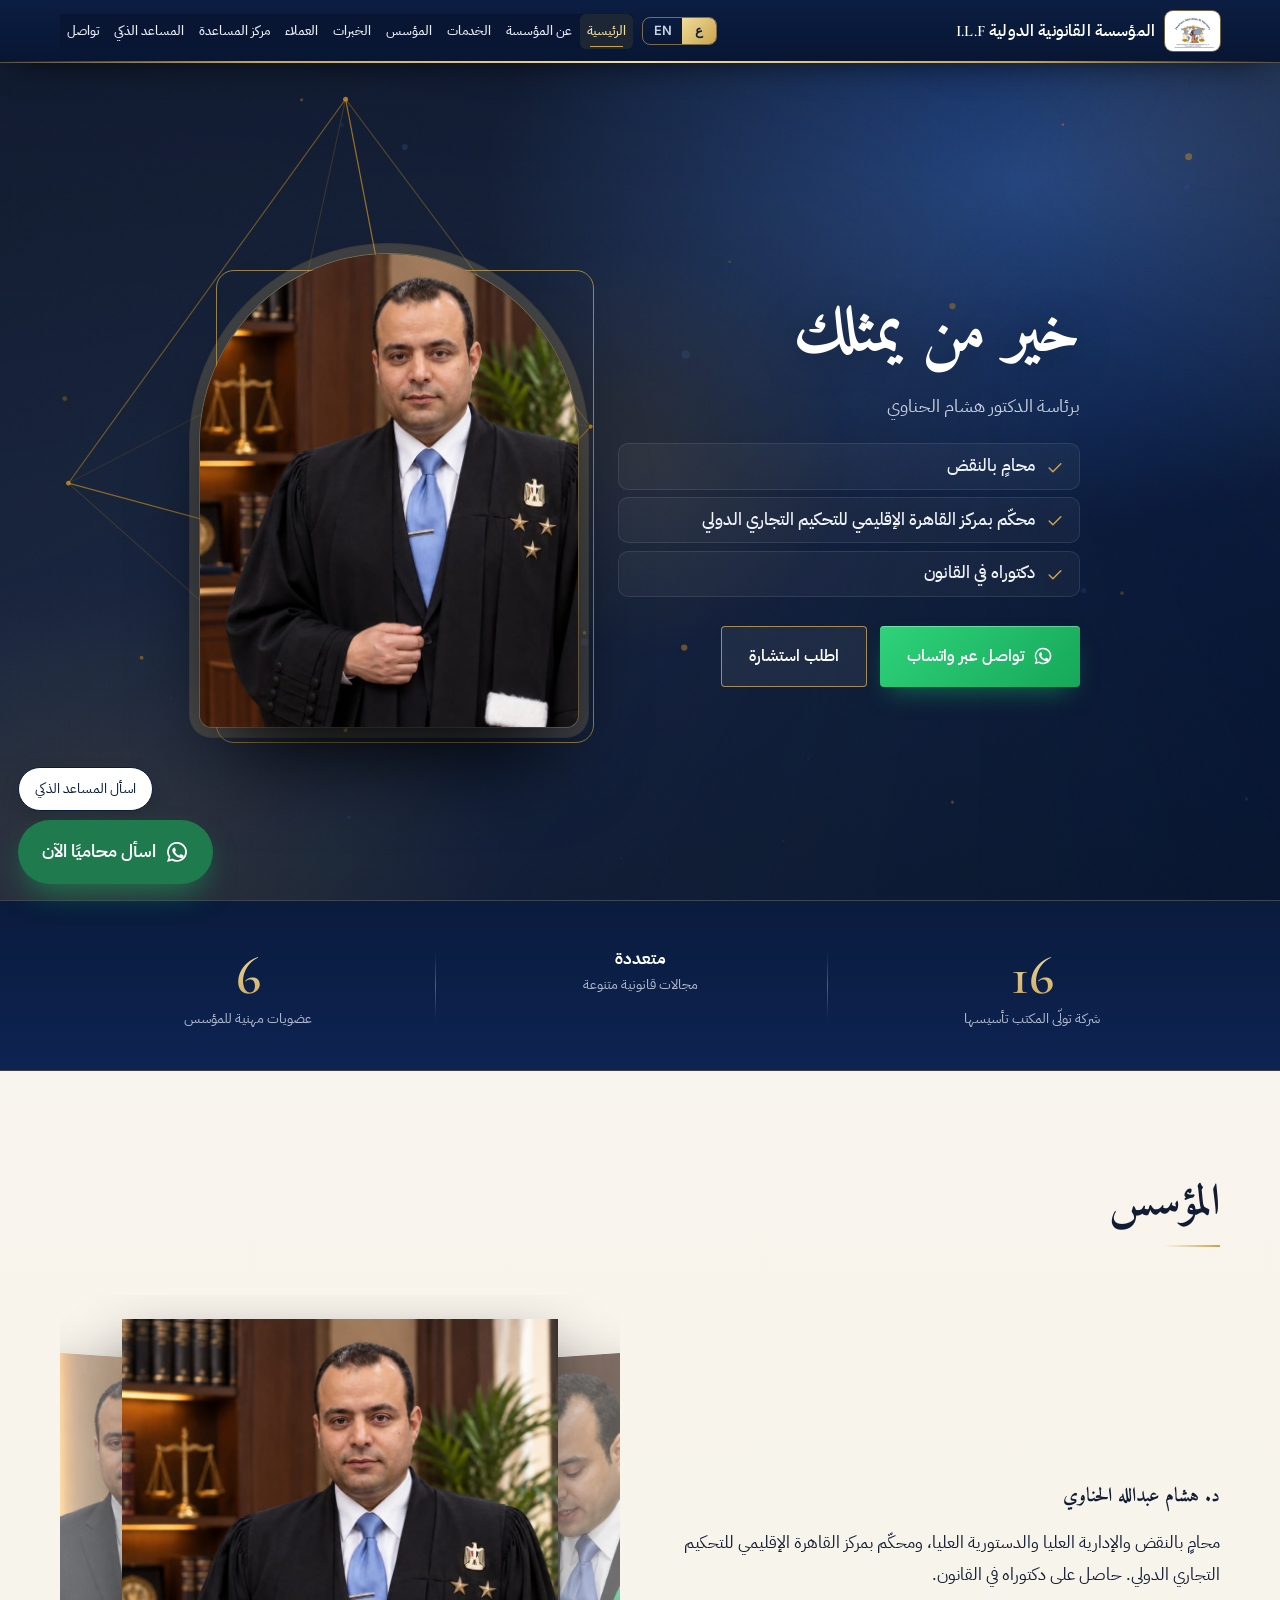
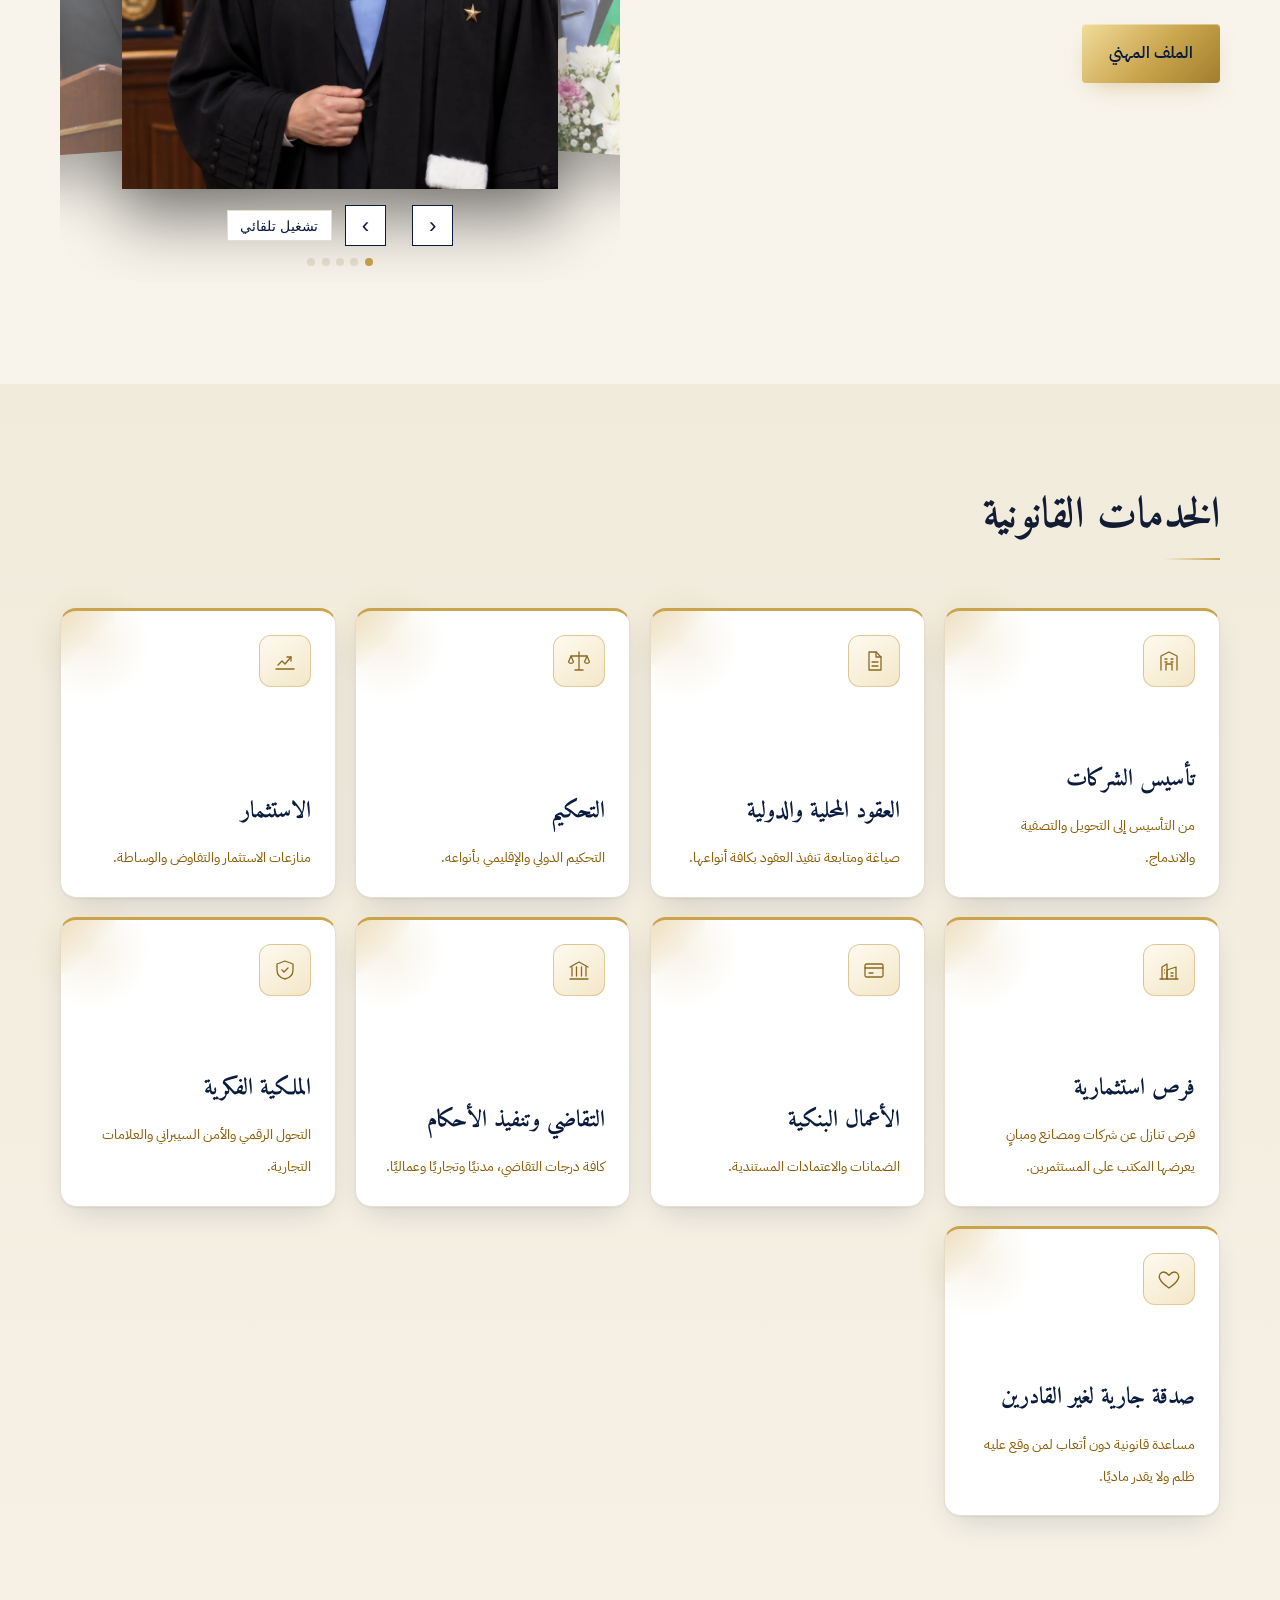
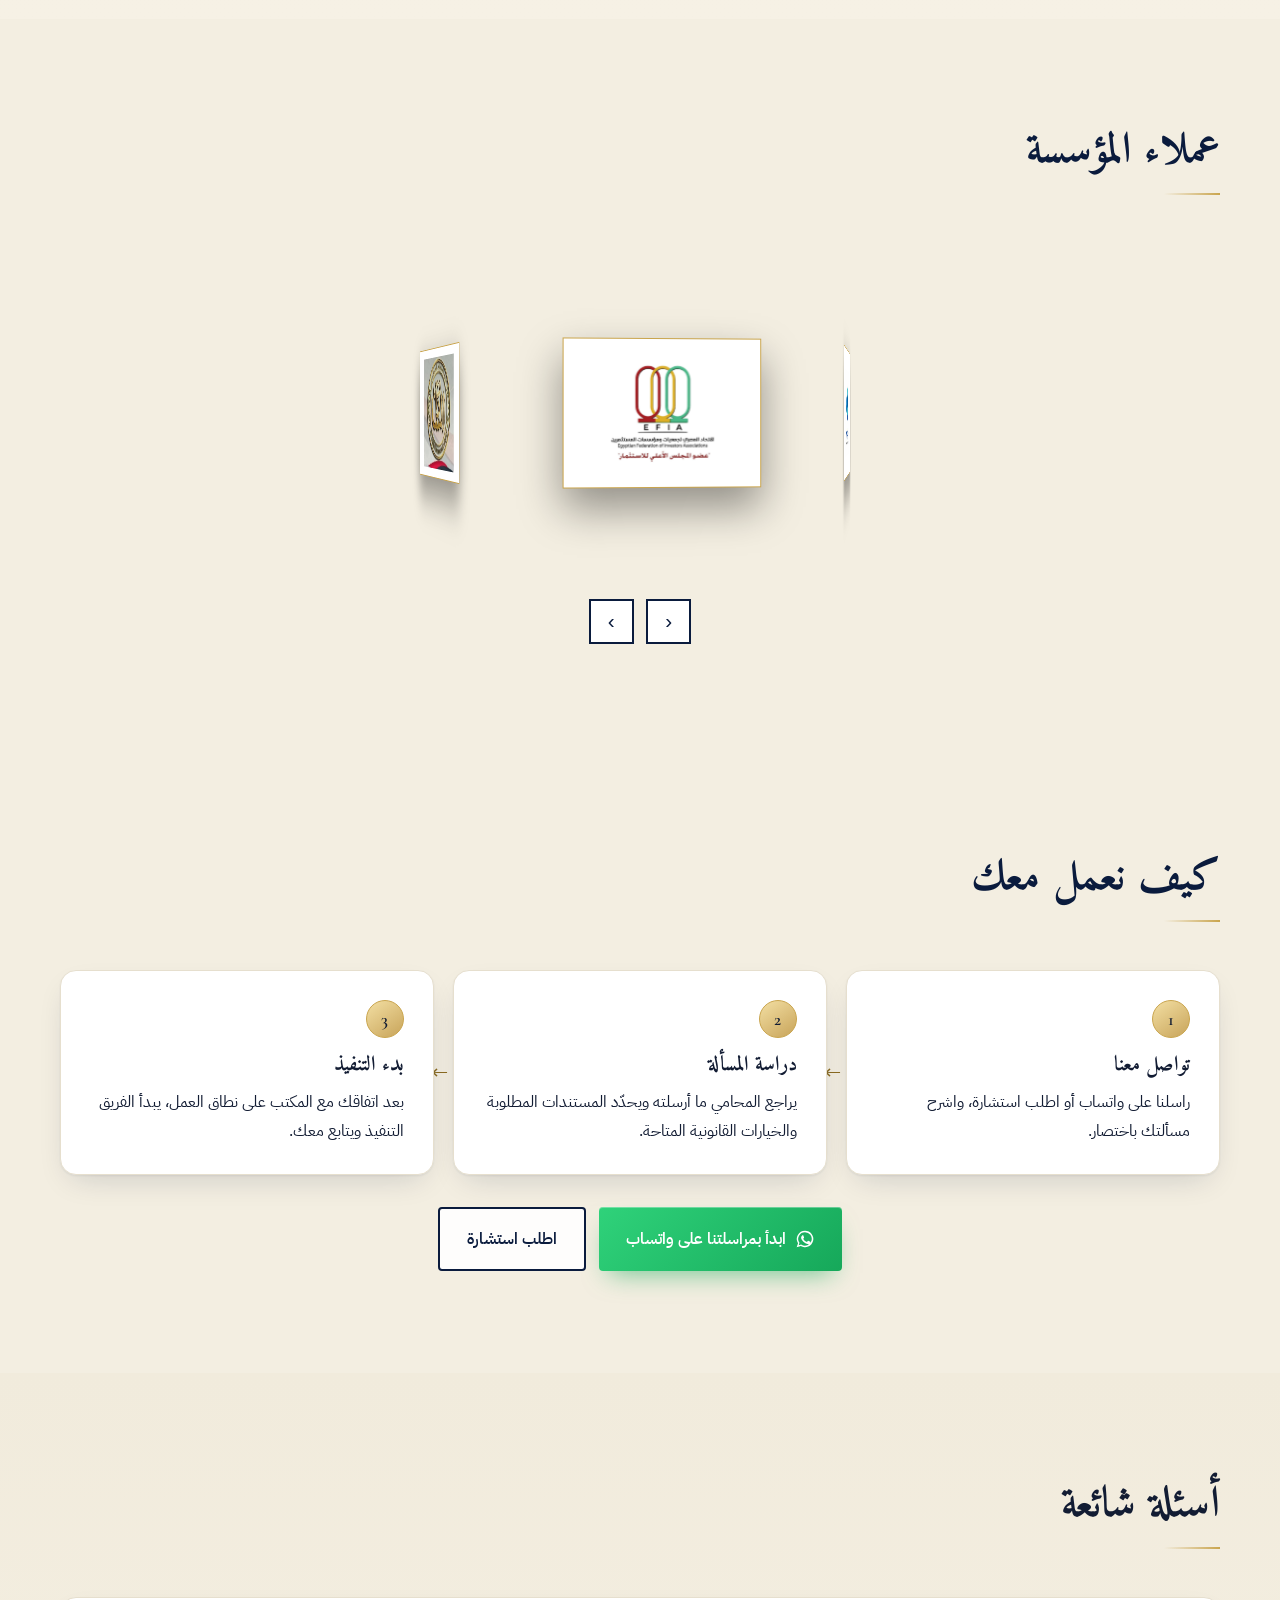
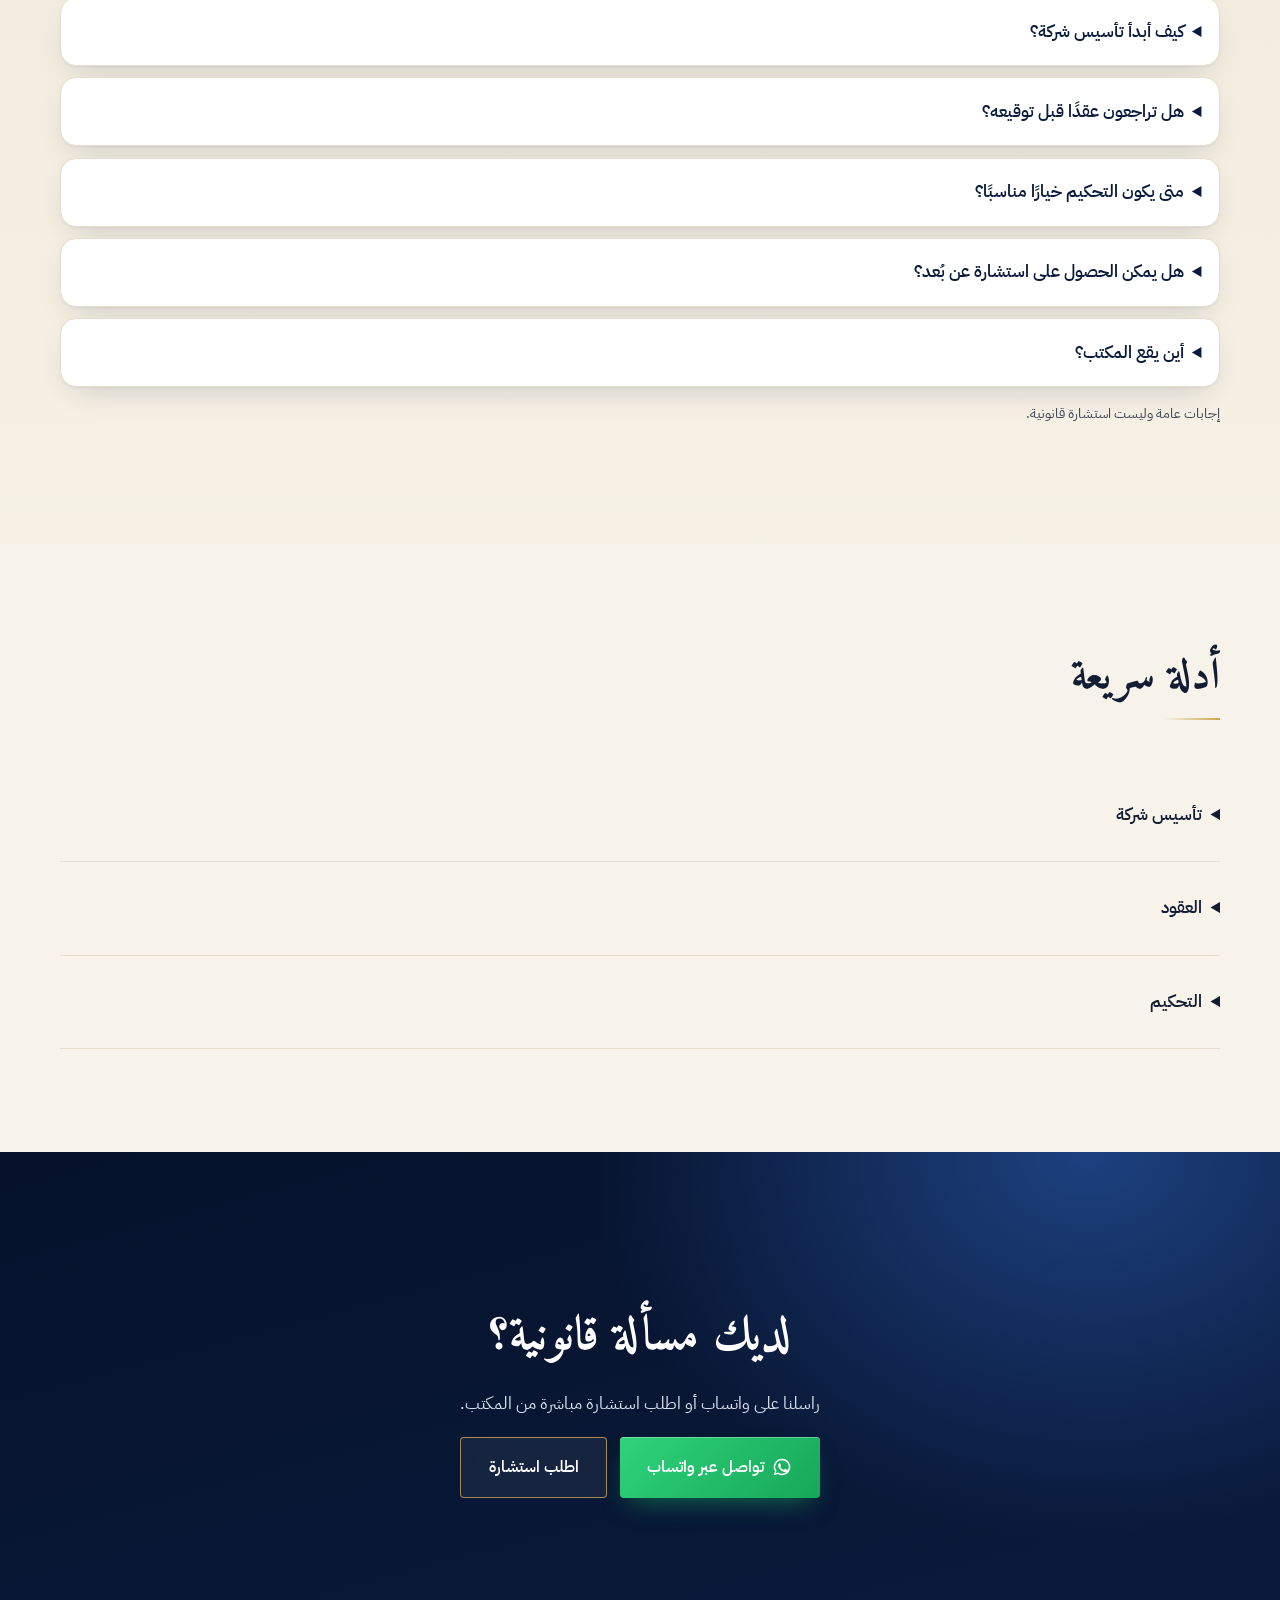
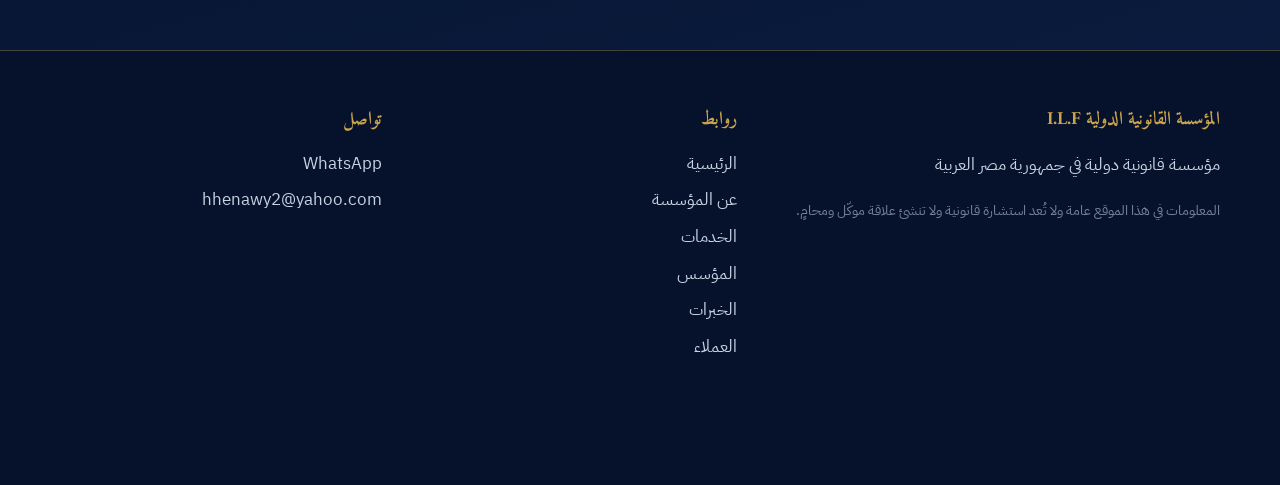
<file: index.html>
<!doctype html><html lang="ar" dir="rtl"><head><meta charset="utf-8"><meta name="viewport" content="width=device-width,initial-scale=1">
<title>المؤسسة القانونية الدولية I.L.F | محاماة وتحكيم وتأسيس شركات</title><meta name="description" content="مؤسسة قانونية دولية داخل جمهورية مصر العربية، برئاسة د. هشام الحناوي (محامٍ بالنقض ومحكّم): تأسيس الشركات، العقود الدولية، التحكيم، منازعات الاستثمار. تواصل عبر واتساب."><meta name="theme-color" content="#1f3f7a">
<meta name="robots" content="index,follow,max-image-preview:large"><link rel="canonical" href="https://YOUR-DOMAIN.com/"><meta property="og:url" content="https://YOUR-DOMAIN.com/"><meta property="og:site_name" content="المؤسسة القانونية الدولية I.L.F"><meta property="og:locale" content="ar_EG"><meta property="og:locale:alternate" content="en_US">
<meta property="og:type" content="website"><meta property="og:title" content="المؤسسة القانونية الدولية I.L.F | محاماة وتحكيم وتأسيس شركات"><meta property="og:description" content="مؤسسة قانونية دولية داخل جمهورية مصر العربية، برئاسة د. هشام الحناوي (محامٍ بالنقض ومحكّم): تأسيس الشركات، العقود الدولية، التحكيم، منازعات الاستثمار. تواصل عبر واتساب."><meta property="og:image" content="https://YOUR-DOMAIN.com/img/founder-1.jpg"><meta name="twitter:card" content="summary_large_image">
<link rel="icon" href="data:image/svg+xml,%3Csvg xmlns='http://www.w3.org/2000/svg' viewBox='0 0 64 64'%3E%3Crect width='64' height='64' fill='%231f3f7a'/%3E%3Cpath d='M32 8l24 24-24 24L8 32z' fill='none' stroke='%23c58a1b' stroke-width='3'/%3E%3Ctext x='32' y='39' font-size='18' font-family='serif' font-weight='700' text-anchor='middle' fill='%23c58a1b'%3EIL%3C/text%3E%3C/svg%3E">
<link rel="preconnect" href="https://fonts.googleapis.com"><link rel="preconnect" href="https://fonts.gstatic.com" crossorigin>
<link href="https://fonts.googleapis.com/css2?family=Amiri:wght@400;700&family=Cormorant+Garamond:wght@500;600;700&family=IBM+Plex+Sans+Arabic:wght@400;500;600&family=Inter:wght@400;600&display=swap" rel="stylesheet">
<link rel="stylesheet" href="style.css"><link rel="stylesheet" href="premium.css"><script src="welcome.js"></script><link rel="expect" href="#foot" blocking="render"><script src="nav.js" defer></script><script type="application/ld+json">{"@context":"https://schema.org","@graph":[{"@type":"WebSite","@id":"https://YOUR-DOMAIN.com/#website","url":"https://YOUR-DOMAIN.com/","name":"المؤسسة القانونية الدولية I.L.F","alternateName":"I.L.F International Legal Firm","inLanguage":["ar","en"]},{"@type":"LegalService","@id":"https://YOUR-DOMAIN.com/#firm","name":"المؤسسة القانونية الدولية I.L.F","alternateName":"I.L.F International Legal Firm","url":"https://YOUR-DOMAIN.com/","logo":"https://YOUR-DOMAIN.com/img/logo.jpg","image":"https://YOUR-DOMAIN.com/img/founder-1.jpg","telephone":"+201220778988","email":"hhenawy2@yahoo.com","address":{"@type":"PostalAddress","addressCountry":"EG"},"areaServed":"EG","availableLanguage":["Arabic","English"],"founder":{"@id":"https://YOUR-DOMAIN.com/team.html#founder"},"knowsAbout":["تأسيس الشركات","العقود الدولية","التحكيم التجاري","منازعات الاستثمار","التقاضي وتنفيذ الأحكام","الأعمال البنكية","الملكية الفكرية"]}]}</script>
</head>
<body data-page="home"><div id="nav"></div><main id="m"><noscript><div style="padding:7rem 1.5rem;text-align:center;line-height:1.9"><h1>المؤسسة القانونية الدولية I.L.F</h1><p>مؤسسة قانونية دولية داخل جمهورية مصر العربية، برئاسة د. هشام الحناوي (محامٍ بالنقض ومحكّم): تأسيس الشركات، العقود الدولية، التحكيم، منازعات الاستثمار. تواصل عبر واتساب.</p><p>مؤسسة قانونية دولية في جمهورية مصر العربية</p><p><a href="tel:01220778988">01220778988</a> · <a href="https://wa.me/201220778988">WhatsApp</a></p><p>فعّل جافاسكريبت لعرض الموقع كاملًا. / Please enable JavaScript to view this site.</p></div></noscript></main><div id="foot"></div>
<script src="content.js"></script><script src="kb.js"></script><script src="config.js"></script><script src="script.js"></script><script src="fx.js"></script>
<script>if(typeof C==="undefined"||typeof KB==="undefined"||!document.getElementById("m").children.length){var m=document.getElementById("m");m.innerHTML='<p style="padding:7rem 1.5rem;text-align:center;font-family:sans-serif">تعذّر تحميل ملفات الموقع (content.js / kb.js / script.js). تأكد أنها في نفس مجلد هذه الصفحة وبنفس الأسماء. <br>Site files failed to load. Make sure content.js, kb.js, config.js and script.js sit next to this page.</p>'}</script>
</body></html>
</file>
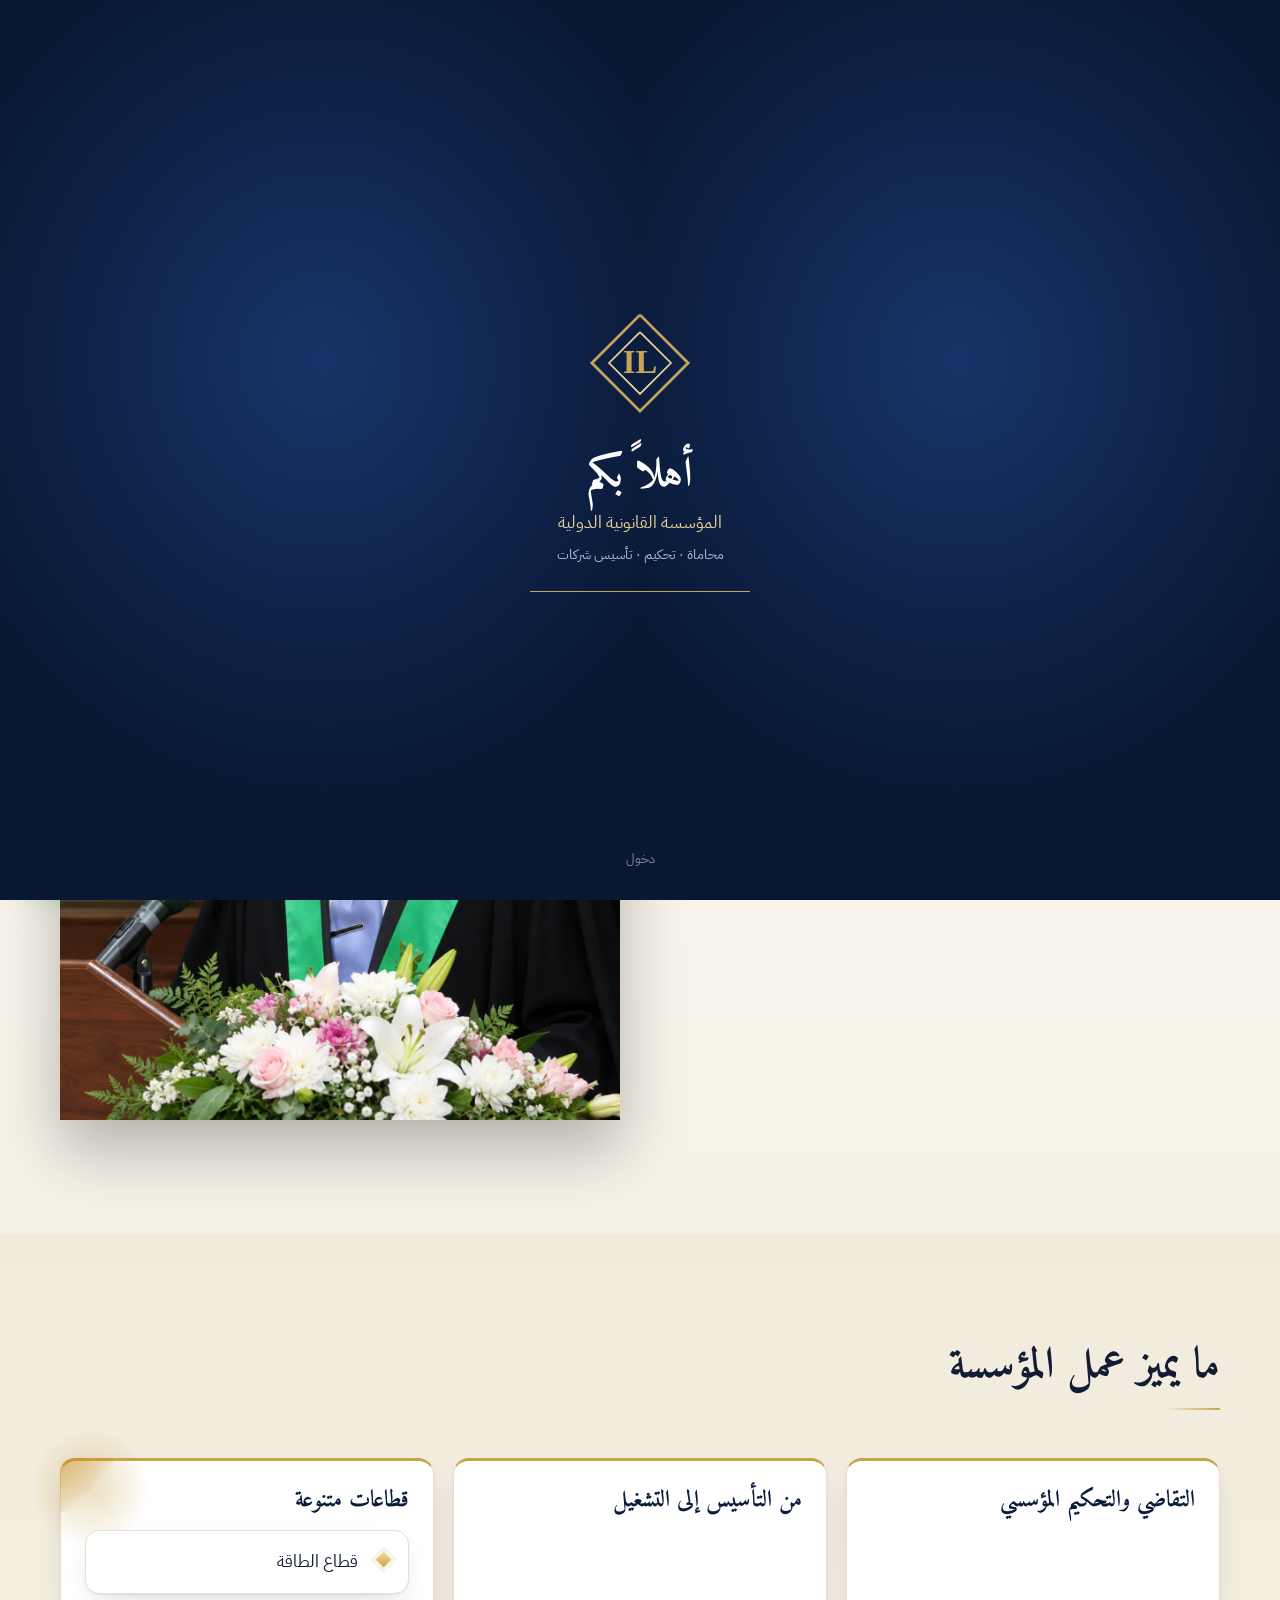
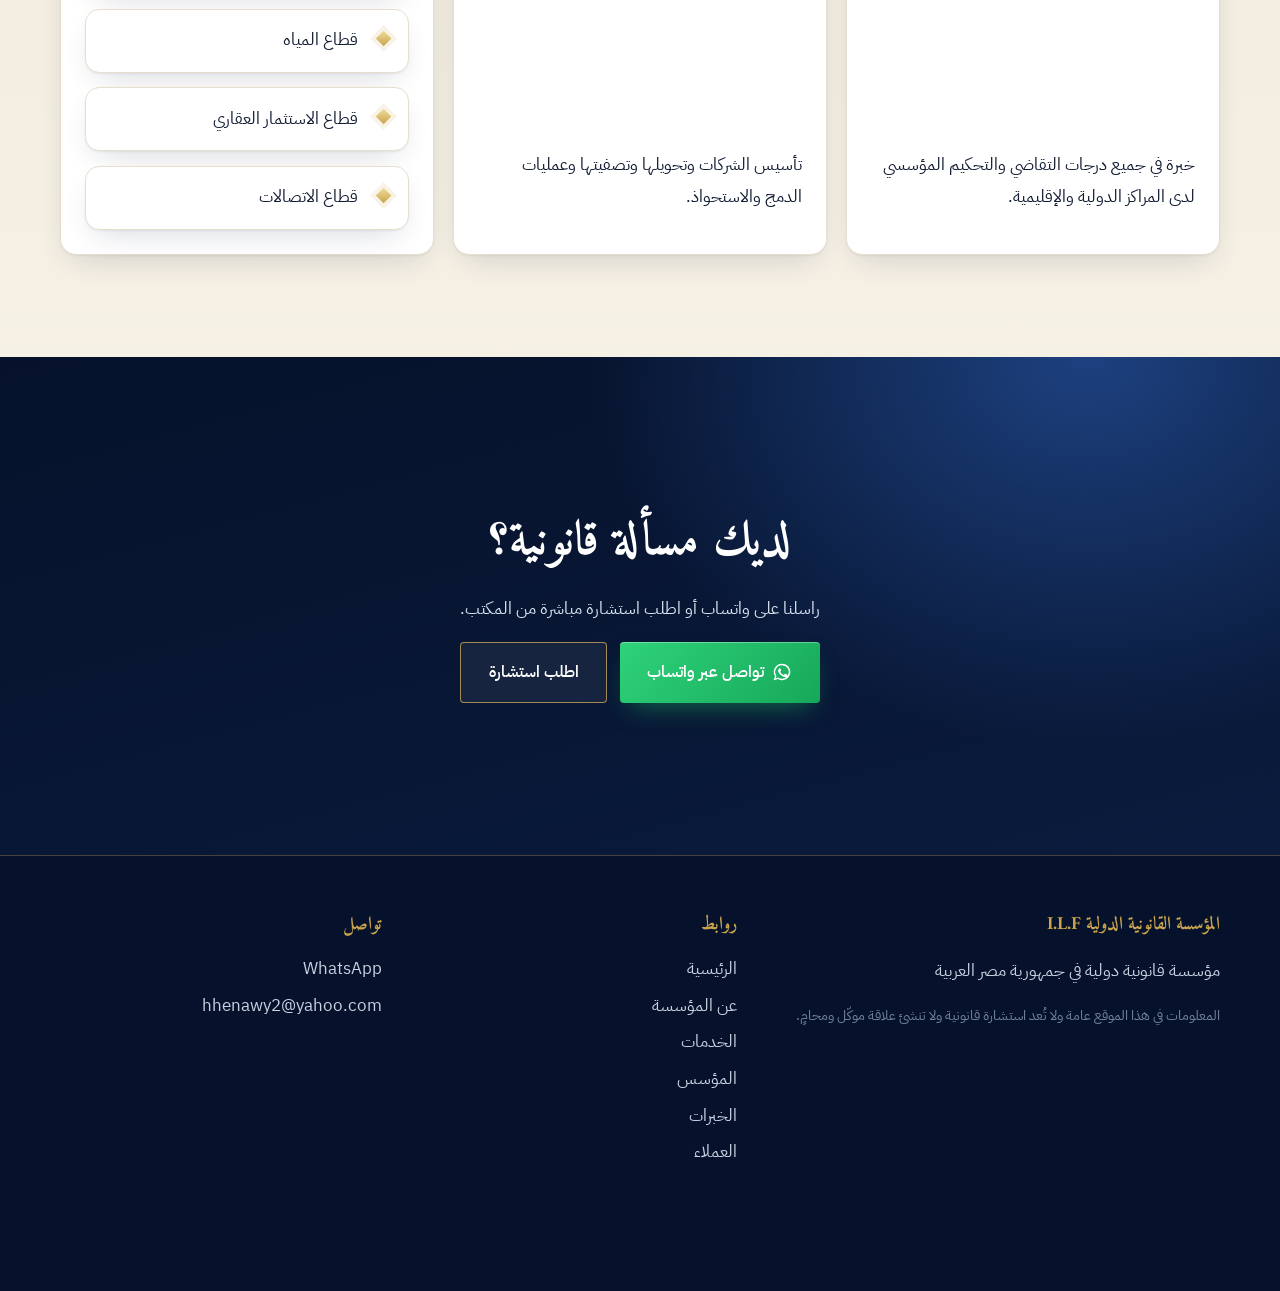
<file: about.html>
<!doctype html><html lang="ar" dir="rtl"><head><meta charset="utf-8"><meta name="viewport" content="width=device-width,initial-scale=1">
<title>عن المؤسسة القانونية الدولية I.L.F | مؤسسة قانونية دولية داخل جمهورية مصر العربية</title><meta name="description" content="تعرّف على المؤسسة القانونية الدولية I.L.F: نشأتها ومنهجها وفريق عملها في القاهرة."><meta name="theme-color" content="#1f3f7a">
<meta name="robots" content="index,follow,max-image-preview:large"><link rel="canonical" href="https://YOUR-DOMAIN.com/about.html"><meta property="og:url" content="https://YOUR-DOMAIN.com/about.html"><meta property="og:site_name" content="المؤسسة القانونية الدولية I.L.F"><meta property="og:locale" content="ar_EG"><meta property="og:locale:alternate" content="en_US">
<meta property="og:type" content="website"><meta property="og:title" content="عن المؤسسة القانونية الدولية I.L.F | مؤسسة قانونية دولية داخل جمهورية مصر العربية"><meta property="og:description" content="تعرّف على المؤسسة القانونية الدولية I.L.F: نشأتها ومنهجها وفريق عملها في القاهرة."><meta property="og:image" content="https://YOUR-DOMAIN.com/img/founder-1.jpg"><meta name="twitter:card" content="summary_large_image">
<link rel="icon" href="data:image/svg+xml,%3Csvg xmlns='http://www.w3.org/2000/svg' viewBox='0 0 64 64'%3E%3Crect width='64' height='64' fill='%231f3f7a'/%3E%3Cpath d='M32 8l24 24-24 24L8 32z' fill='none' stroke='%23c58a1b' stroke-width='3'/%3E%3Ctext x='32' y='39' font-size='18' font-family='serif' font-weight='700' text-anchor='middle' fill='%23c58a1b'%3EIL%3C/text%3E%3C/svg%3E">
<link rel="preconnect" href="https://fonts.googleapis.com"><link rel="preconnect" href="https://fonts.gstatic.com" crossorigin>
<link href="https://fonts.googleapis.com/css2?family=Amiri:wght@400;700&family=Cormorant+Garamond:wght@500;600;700&family=IBM+Plex+Sans+Arabic:wght@400;500;600&family=Inter:wght@400;600&display=swap" rel="stylesheet">
<link rel="stylesheet" href="style.css"><link rel="stylesheet" href="premium.css"><script src="welcome.js"></script><link rel="expect" href="#foot" blocking="render"><script src="nav.js" defer></script><script type="application/ld+json">{"@context":"https://schema.org","@type":"BreadcrumbList","itemListElement":[{"@type":"ListItem","position":1,"name":"الرئيسية","item":"https://YOUR-DOMAIN.com/"},{"@type":"ListItem","position":2,"name":"عن المؤسسة","item":"https://YOUR-DOMAIN.com/about.html"}]}</script>
</head>
<body data-page="about"><div id="nav"></div><main id="m"><noscript><div style="padding:7rem 1.5rem;text-align:center;line-height:1.9"><h1>المؤسسة القانونية الدولية I.L.F</h1><p>تعرّف على المؤسسة القانونية الدولية I.L.F: نشأتها ومنهجها وفريق عملها في القاهرة.</p><p>مؤسسة قانونية دولية في جمهورية مصر العربية</p><p><a href="tel:01220778988">01220778988</a> · <a href="https://wa.me/201220778988">WhatsApp</a></p><p>فعّل جافاسكريبت لعرض الموقع كاملًا. / Please enable JavaScript to view this site.</p></div></noscript></main><div id="foot"></div>
<script src="content.js"></script><script src="kb.js"></script><script src="config.js"></script><script src="script.js"></script><script src="fx.js"></script>
<script>if(typeof C==="undefined"||typeof KB==="undefined"||!document.getElementById("m").children.length){var m=document.getElementById("m");m.innerHTML='<p style="padding:7rem 1.5rem;text-align:center;font-family:sans-serif">تعذّر تحميل ملفات الموقع (content.js / kb.js / script.js). تأكد أنها في نفس مجلد هذه الصفحة وبنفس الأسماء. <br>Site files failed to load. Make sure content.js, kb.js, config.js and script.js sit next to this page.</p>'}</script>
</body></html>
</file>
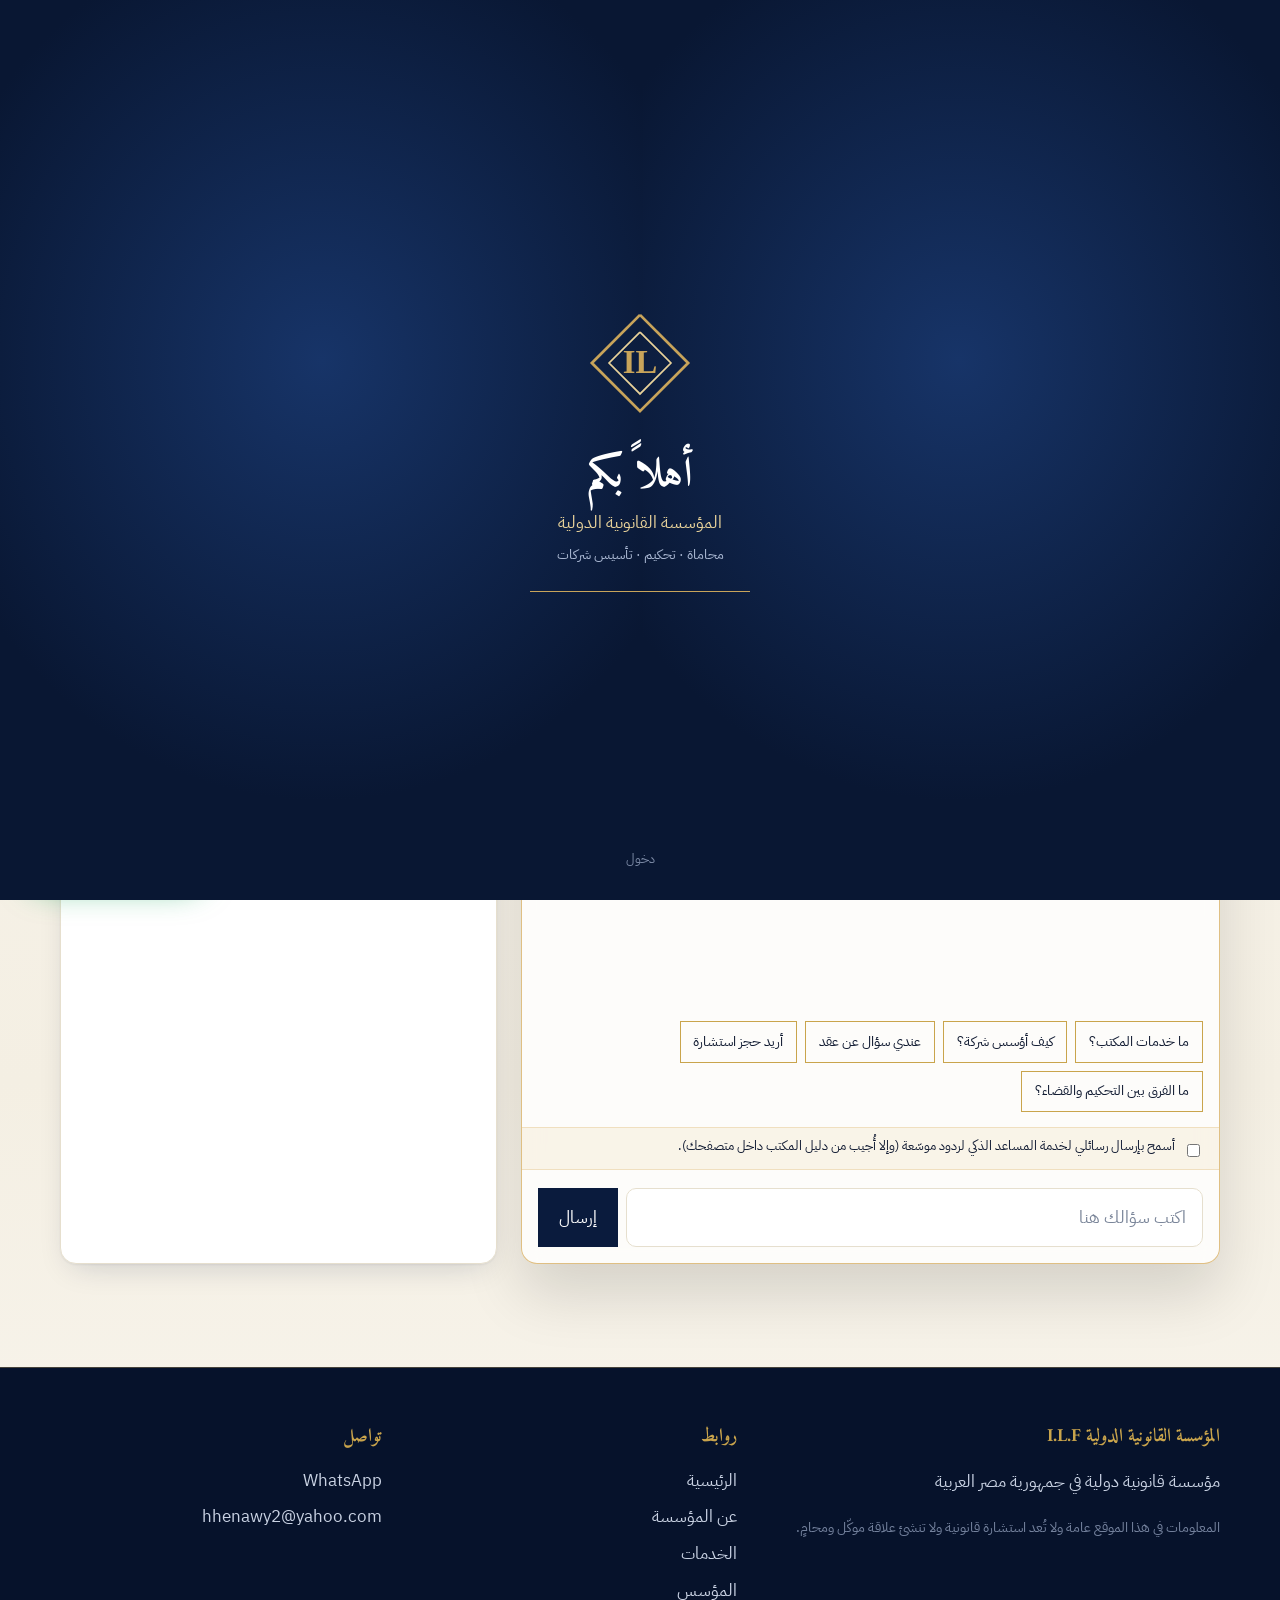
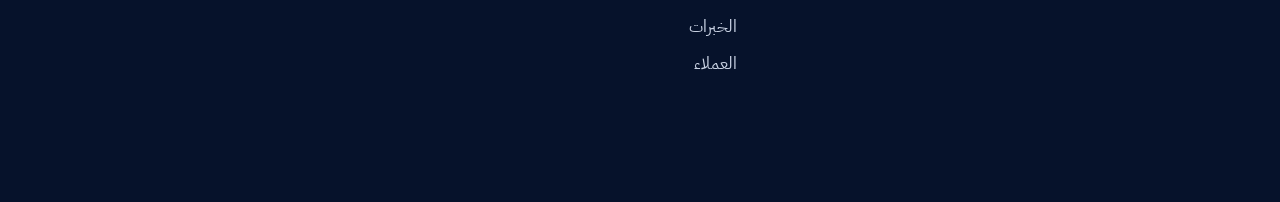
<file: ai-assistant.html>
<!doctype html><html lang="ar" dir="rtl"><head><meta charset="utf-8"><meta name="viewport" content="width=device-width,initial-scale=1">
<title>المساعد القانوني الذكي | I.L.F</title><meta name="description" content="اسأل المساعد الذكي عن خدمات المكتب والمستندات المطلوبة وخطوات مسألتك القانونية."><meta name="theme-color" content="#1f3f7a">
<meta name="robots" content="index,follow,max-image-preview:large"><link rel="canonical" href="https://YOUR-DOMAIN.com/ai-assistant.html"><meta property="og:url" content="https://YOUR-DOMAIN.com/ai-assistant.html"><meta property="og:site_name" content="المؤسسة القانونية الدولية I.L.F"><meta property="og:locale" content="ar_EG"><meta property="og:locale:alternate" content="en_US">
<meta property="og:type" content="website"><meta property="og:title" content="المساعد القانوني الذكي | I.L.F"><meta property="og:description" content="اسأل المساعد الذكي عن خدمات المكتب والمستندات المطلوبة وخطوات مسألتك القانونية."><meta property="og:image" content="https://YOUR-DOMAIN.com/img/founder-1.jpg"><meta name="twitter:card" content="summary_large_image">
<link rel="icon" href="data:image/svg+xml,%3Csvg xmlns='http://www.w3.org/2000/svg' viewBox='0 0 64 64'%3E%3Crect width='64' height='64' fill='%231f3f7a'/%3E%3Cpath d='M32 8l24 24-24 24L8 32z' fill='none' stroke='%23c58a1b' stroke-width='3'/%3E%3Ctext x='32' y='39' font-size='18' font-family='serif' font-weight='700' text-anchor='middle' fill='%23c58a1b'%3EIL%3C/text%3E%3C/svg%3E">
<link rel="preconnect" href="https://fonts.googleapis.com"><link rel="preconnect" href="https://fonts.gstatic.com" crossorigin>
<link href="https://fonts.googleapis.com/css2?family=Amiri:wght@400;700&family=Cormorant+Garamond:wght@500;600;700&family=IBM+Plex+Sans+Arabic:wght@400;500;600&family=Inter:wght@400;600&display=swap" rel="stylesheet">
<link rel="stylesheet" href="style.css"><link rel="stylesheet" href="premium.css"><script src="welcome.js"></script><link rel="expect" href="#foot" blocking="render"><script src="nav.js" defer></script><script type="application/ld+json">{"@context":"https://schema.org","@type":"BreadcrumbList","itemListElement":[{"@type":"ListItem","position":1,"name":"الرئيسية","item":"https://YOUR-DOMAIN.com/"},{"@type":"ListItem","position":2,"name":"المساعد الذكي","item":"https://YOUR-DOMAIN.com/ai-assistant.html"}]}</script>
</head>
<body data-page="ai-assistant"><div id="nav"></div><main id="m"><noscript><div style="padding:7rem 1.5rem;text-align:center;line-height:1.9"><h1>المؤسسة القانونية الدولية I.L.F</h1><p>اسأل المساعد الذكي عن خدمات المكتب والمستندات المطلوبة وخطوات مسألتك القانونية.</p><p>مؤسسة قانونية دولية في جمهورية مصر العربية</p><p><a href="tel:01220778988">01220778988</a> · <a href="https://wa.me/201220778988">WhatsApp</a></p><p>فعّل جافاسكريبت لعرض الموقع كاملًا. / Please enable JavaScript to view this site.</p></div></noscript></main><div id="foot"></div>
<script src="content.js"></script><script src="kb.js"></script><script src="config.js"></script><script src="script.js"></script><script src="fx.js"></script>
<script>if(typeof C==="undefined"||typeof KB==="undefined"||!document.getElementById("m").children.length){var m=document.getElementById("m");m.innerHTML='<p style="padding:7rem 1.5rem;text-align:center;font-family:sans-serif">تعذّر تحميل ملفات الموقع (content.js / kb.js / script.js). تأكد أنها في نفس مجلد هذه الصفحة وبنفس الأسماء. <br>Site files failed to load. Make sure content.js, kb.js, config.js and script.js sit next to this page.</p>'}</script>
</body></html>
</file>
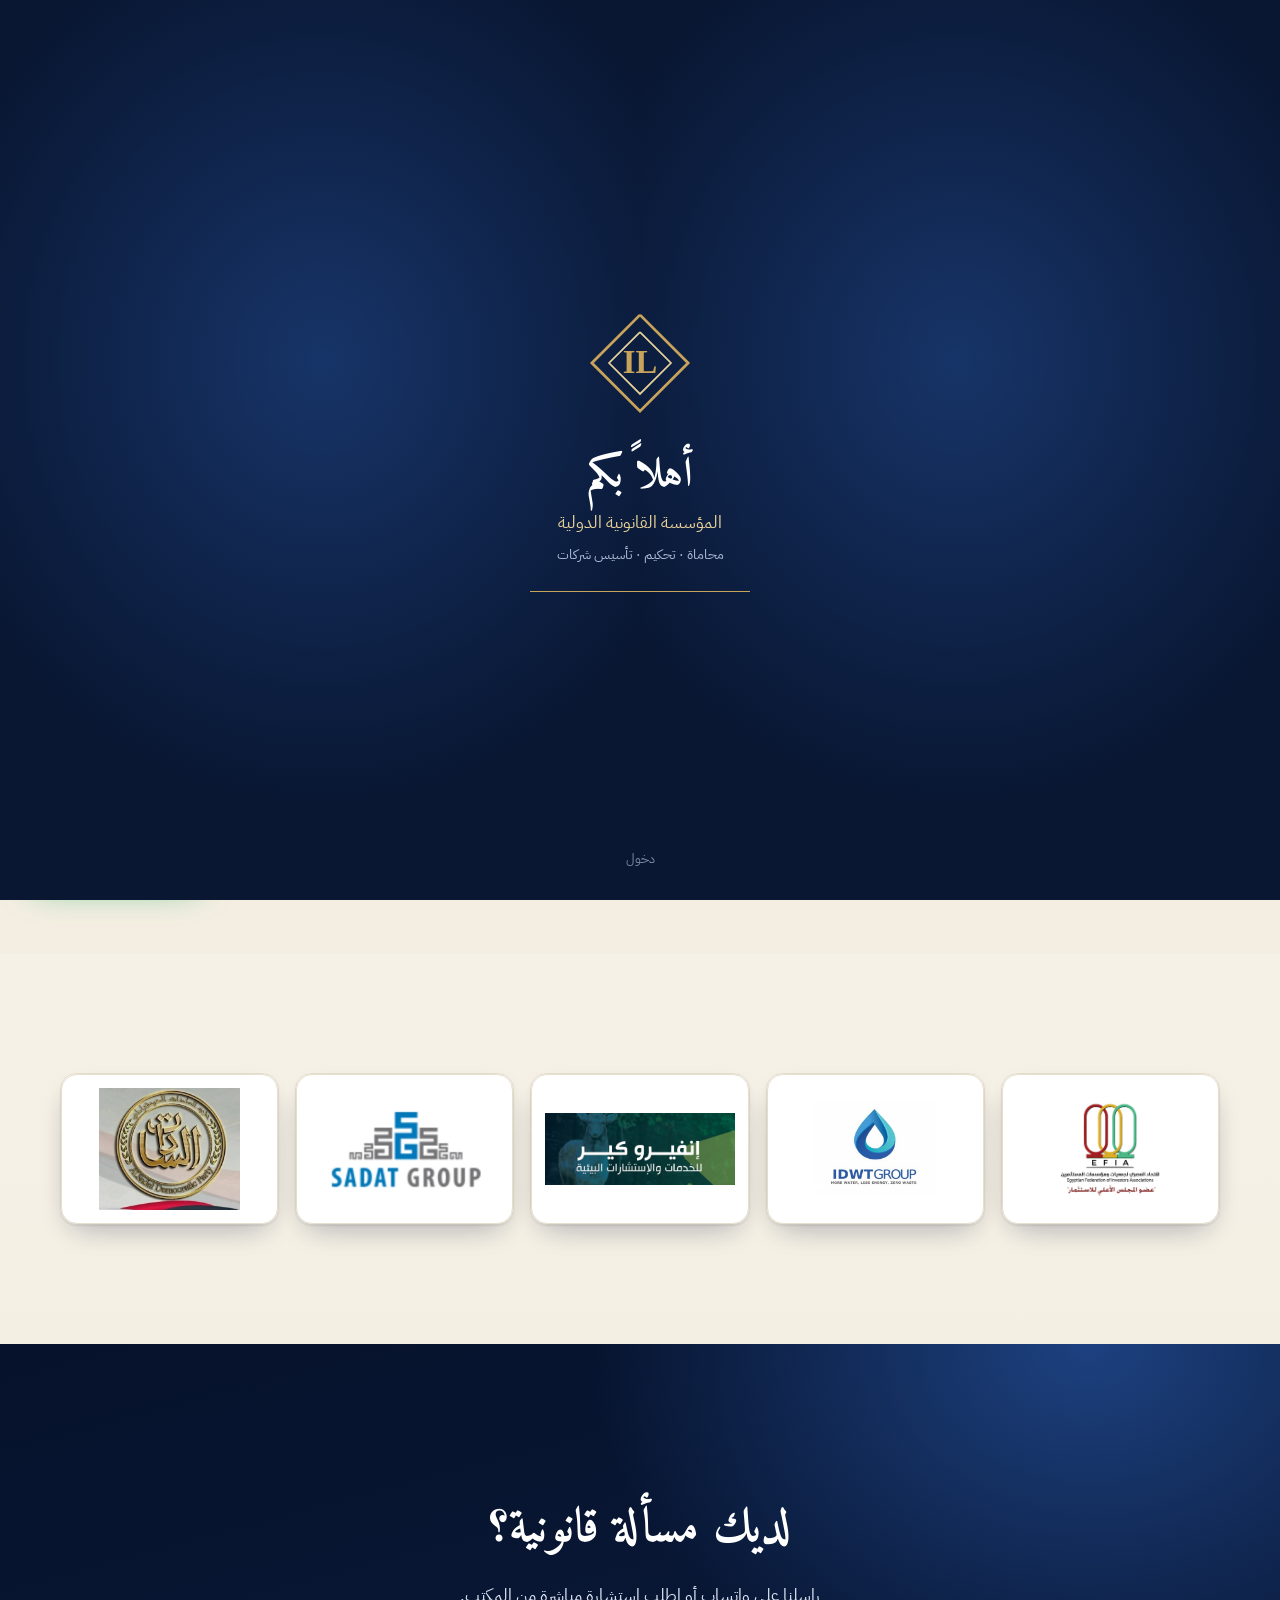
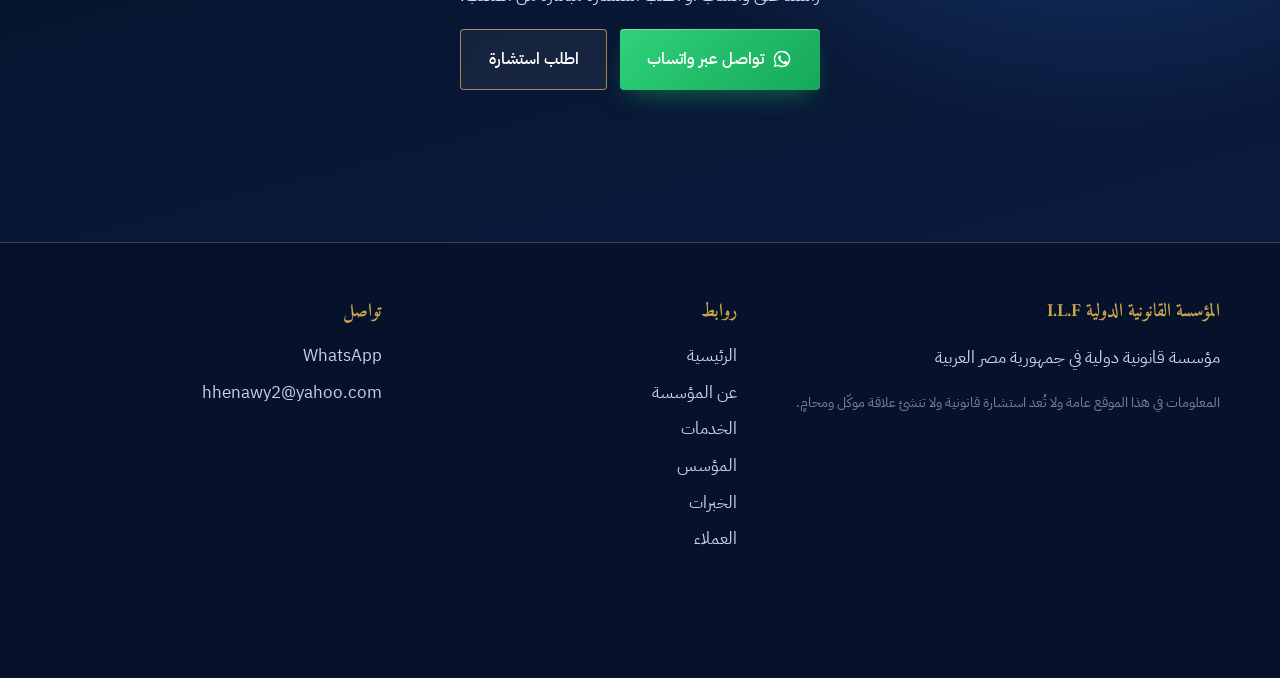
<file: clients.html>
<!doctype html><html lang="ar" dir="rtl"><head><meta charset="utf-8"><meta name="viewport" content="width=device-width,initial-scale=1">
<title>عملاء المؤسسة القانونية الدولية I.L.F</title><meta name="description" content="عملاء المؤسسة القانونية الدولية I.L.F من شركات وهيئات."><meta name="theme-color" content="#1f3f7a">
<meta name="robots" content="index,follow,max-image-preview:large"><link rel="canonical" href="https://YOUR-DOMAIN.com/clients.html"><meta property="og:url" content="https://YOUR-DOMAIN.com/clients.html"><meta property="og:site_name" content="المؤسسة القانونية الدولية I.L.F"><meta property="og:locale" content="ar_EG"><meta property="og:locale:alternate" content="en_US">
<meta property="og:type" content="website"><meta property="og:title" content="عملاء المؤسسة القانونية الدولية I.L.F"><meta property="og:description" content="عملاء المؤسسة القانونية الدولية I.L.F من شركات وهيئات."><meta property="og:image" content="https://YOUR-DOMAIN.com/img/founder-1.jpg"><meta name="twitter:card" content="summary_large_image">
<link rel="icon" href="data:image/svg+xml,%3Csvg xmlns='http://www.w3.org/2000/svg' viewBox='0 0 64 64'%3E%3Crect width='64' height='64' fill='%231f3f7a'/%3E%3Cpath d='M32 8l24 24-24 24L8 32z' fill='none' stroke='%23c58a1b' stroke-width='3'/%3E%3Ctext x='32' y='39' font-size='18' font-family='serif' font-weight='700' text-anchor='middle' fill='%23c58a1b'%3EIL%3C/text%3E%3C/svg%3E">
<link rel="preconnect" href="https://fonts.googleapis.com"><link rel="preconnect" href="https://fonts.gstatic.com" crossorigin>
<link href="https://fonts.googleapis.com/css2?family=Amiri:wght@400;700&family=Cormorant+Garamond:wght@500;600;700&family=IBM+Plex+Sans+Arabic:wght@400;500;600&family=Inter:wght@400;600&display=swap" rel="stylesheet">
<link rel="stylesheet" href="style.css"><link rel="stylesheet" href="premium.css"><script src="welcome.js"></script><link rel="expect" href="#foot" blocking="render"><script src="nav.js" defer></script><script type="application/ld+json">{"@context":"https://schema.org","@type":"BreadcrumbList","itemListElement":[{"@type":"ListItem","position":1,"name":"الرئيسية","item":"https://YOUR-DOMAIN.com/"},{"@type":"ListItem","position":2,"name":"العملاء","item":"https://YOUR-DOMAIN.com/clients.html"}]}</script>
</head>
<body data-page="clients"><div id="nav"></div><main id="m"><noscript><div style="padding:7rem 1.5rem;text-align:center;line-height:1.9"><h1>المؤسسة القانونية الدولية I.L.F</h1><p>عملاء المؤسسة القانونية الدولية I.L.F من شركات وهيئات.</p><p>مؤسسة قانونية دولية في جمهورية مصر العربية</p><p><a href="tel:01220778988">01220778988</a> · <a href="https://wa.me/201220778988">WhatsApp</a></p><p>فعّل جافاسكريبت لعرض الموقع كاملًا. / Please enable JavaScript to view this site.</p></div></noscript></main><div id="foot"></div>
<script src="content.js"></script><script src="kb.js"></script><script src="config.js"></script><script src="script.js"></script><script src="fx.js"></script>
<script>if(typeof C==="undefined"||typeof KB==="undefined"||!document.getElementById("m").children.length){var m=document.getElementById("m");m.innerHTML='<p style="padding:7rem 1.5rem;text-align:center;font-family:sans-serif">تعذّر تحميل ملفات الموقع (content.js / kb.js / script.js). تأكد أنها في نفس مجلد هذه الصفحة وبنفس الأسماء. <br>Site files failed to load. Make sure content.js, kb.js, config.js and script.js sit next to this page.</p>'}</script>
</body></html>
</file>
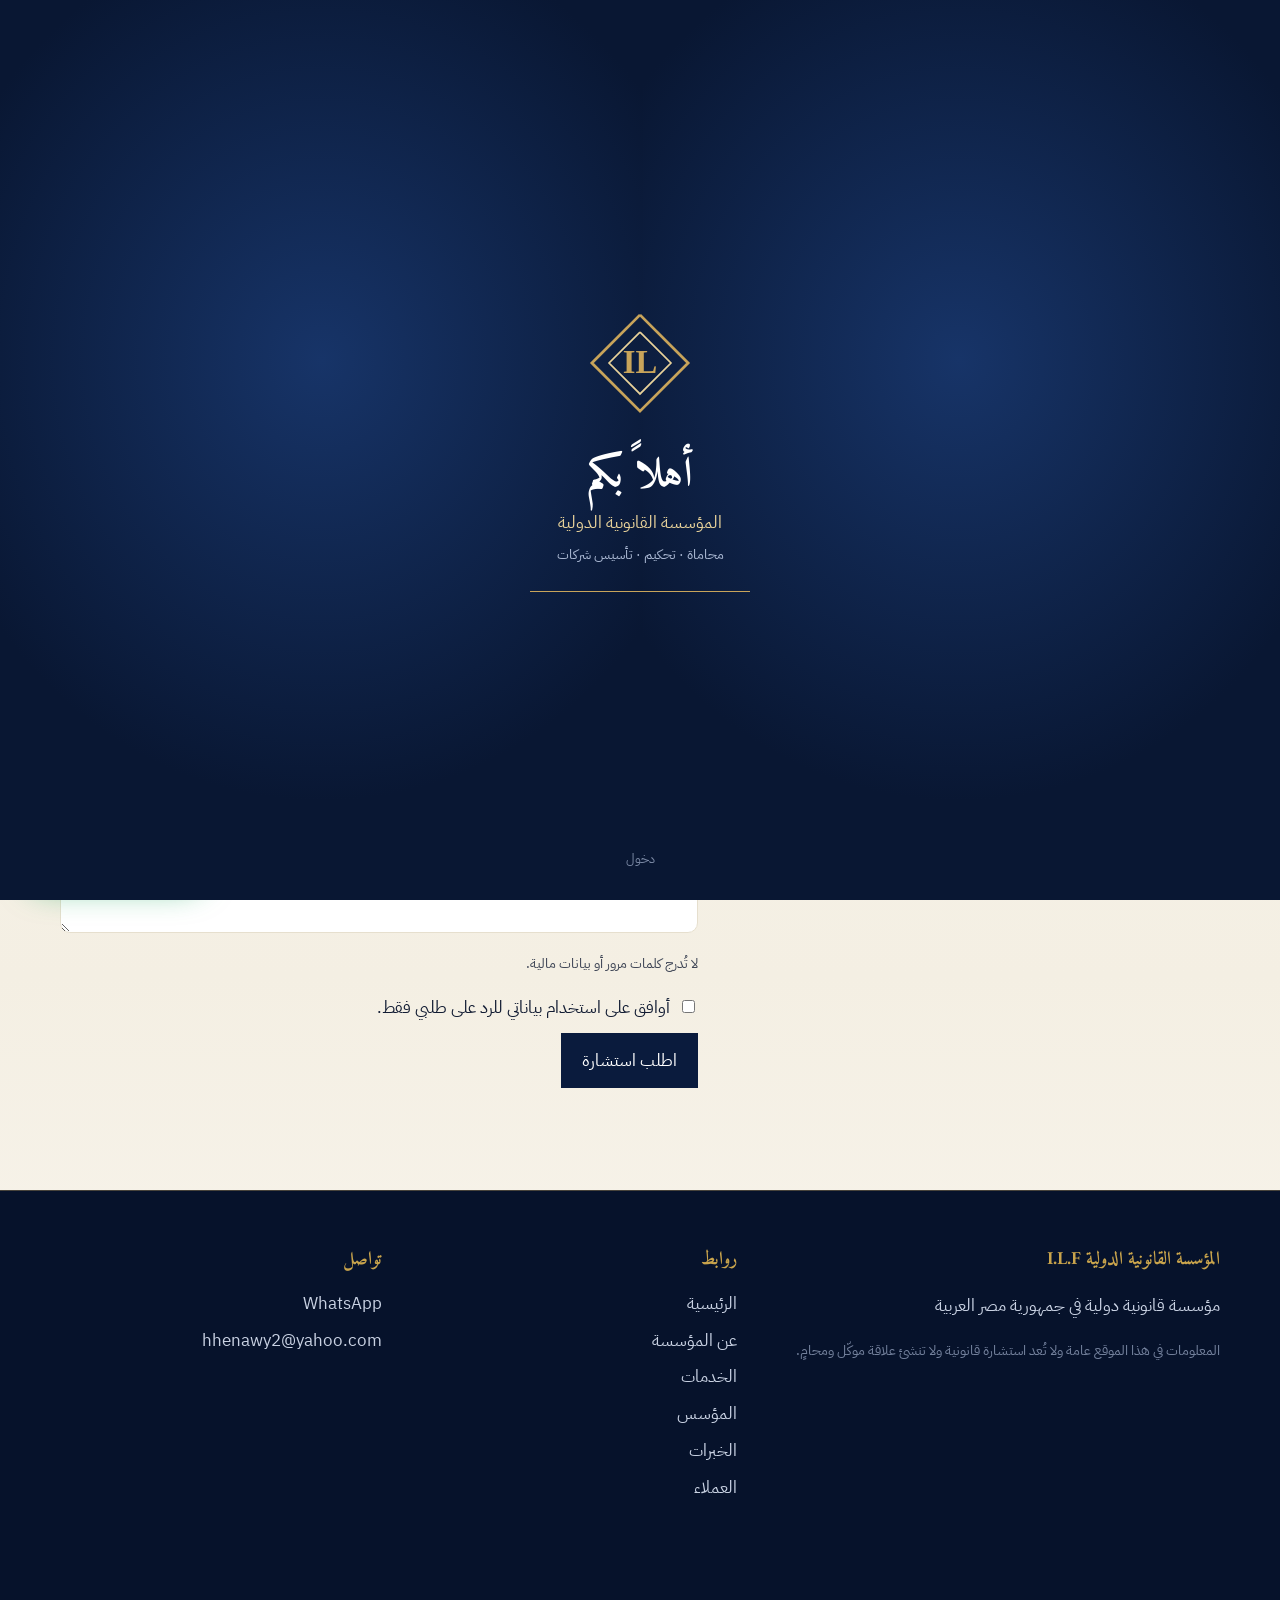
<file: contact.html>
<!doctype html><html lang="ar" dir="rtl"><head><meta charset="utf-8"><meta name="viewport" content="width=device-width,initial-scale=1">
<title>تواصل واطلب استشارة قانونية في القاهرة | I.L.F</title><meta name="description" content="اطلب استشارة أو تواصل مع المؤسسة القانونية الدولية I.L.F في القاهرة عبر الهاتف أو واتساب أو البريد."><meta name="theme-color" content="#1f3f7a">
<meta name="robots" content="index,follow,max-image-preview:large"><link rel="canonical" href="https://YOUR-DOMAIN.com/contact.html"><meta property="og:url" content="https://YOUR-DOMAIN.com/contact.html"><meta property="og:site_name" content="المؤسسة القانونية الدولية I.L.F"><meta property="og:locale" content="ar_EG"><meta property="og:locale:alternate" content="en_US">
<meta property="og:type" content="website"><meta property="og:title" content="تواصل واطلب استشارة قانونية في القاهرة | I.L.F"><meta property="og:description" content="اطلب استشارة أو تواصل مع المؤسسة القانونية الدولية I.L.F في القاهرة عبر الهاتف أو واتساب أو البريد."><meta property="og:image" content="https://YOUR-DOMAIN.com/img/founder-1.jpg"><meta name="twitter:card" content="summary_large_image">
<link rel="icon" href="data:image/svg+xml,%3Csvg xmlns='http://www.w3.org/2000/svg' viewBox='0 0 64 64'%3E%3Crect width='64' height='64' fill='%231f3f7a'/%3E%3Cpath d='M32 8l24 24-24 24L8 32z' fill='none' stroke='%23c58a1b' stroke-width='3'/%3E%3Ctext x='32' y='39' font-size='18' font-family='serif' font-weight='700' text-anchor='middle' fill='%23c58a1b'%3EIL%3C/text%3E%3C/svg%3E">
<link rel="preconnect" href="https://fonts.googleapis.com"><link rel="preconnect" href="https://fonts.gstatic.com" crossorigin>
<link href="https://fonts.googleapis.com/css2?family=Amiri:wght@400;700&family=Cormorant+Garamond:wght@500;600;700&family=IBM+Plex+Sans+Arabic:wght@400;500;600&family=Inter:wght@400;600&display=swap" rel="stylesheet">
<link rel="stylesheet" href="style.css"><link rel="stylesheet" href="premium.css"><script src="welcome.js"></script><link rel="expect" href="#foot" blocking="render"><script src="nav.js" defer></script><script type="application/ld+json">{"@context":"https://schema.org","@type":"BreadcrumbList","itemListElement":[{"@type":"ListItem","position":1,"name":"الرئيسية","item":"https://YOUR-DOMAIN.com/"},{"@type":"ListItem","position":2,"name":"تواصل","item":"https://YOUR-DOMAIN.com/contact.html"}]}</script>
</head>
<body data-page="contact"><div id="nav"></div><main id="m"><noscript><div style="padding:7rem 1.5rem;text-align:center;line-height:1.9"><h1>المؤسسة القانونية الدولية I.L.F</h1><p>اطلب استشارة أو تواصل مع المؤسسة القانونية الدولية I.L.F في القاهرة عبر الهاتف أو واتساب أو البريد.</p><p>مؤسسة قانونية دولية في جمهورية مصر العربية</p><p><a href="tel:01220778988">01220778988</a> · <a href="https://wa.me/201220778988">WhatsApp</a></p><p>فعّل جافاسكريبت لعرض الموقع كاملًا. / Please enable JavaScript to view this site.</p></div></noscript></main><div id="foot"></div>
<script src="content.js"></script><script src="kb.js"></script><script src="config.js"></script><script src="script.js"></script><script src="fx.js"></script>
<script>if(typeof C==="undefined"||typeof KB==="undefined"||!document.getElementById("m").children.length){var m=document.getElementById("m");m.innerHTML='<p style="padding:7rem 1.5rem;text-align:center;font-family:sans-serif">تعذّر تحميل ملفات الموقع (content.js / kb.js / script.js). تأكد أنها في نفس مجلد هذه الصفحة وبنفس الأسماء. <br>Site files failed to load. Make sure content.js, kb.js, config.js and script.js sit next to this page.</p>'}</script>
</body></html>
</file>
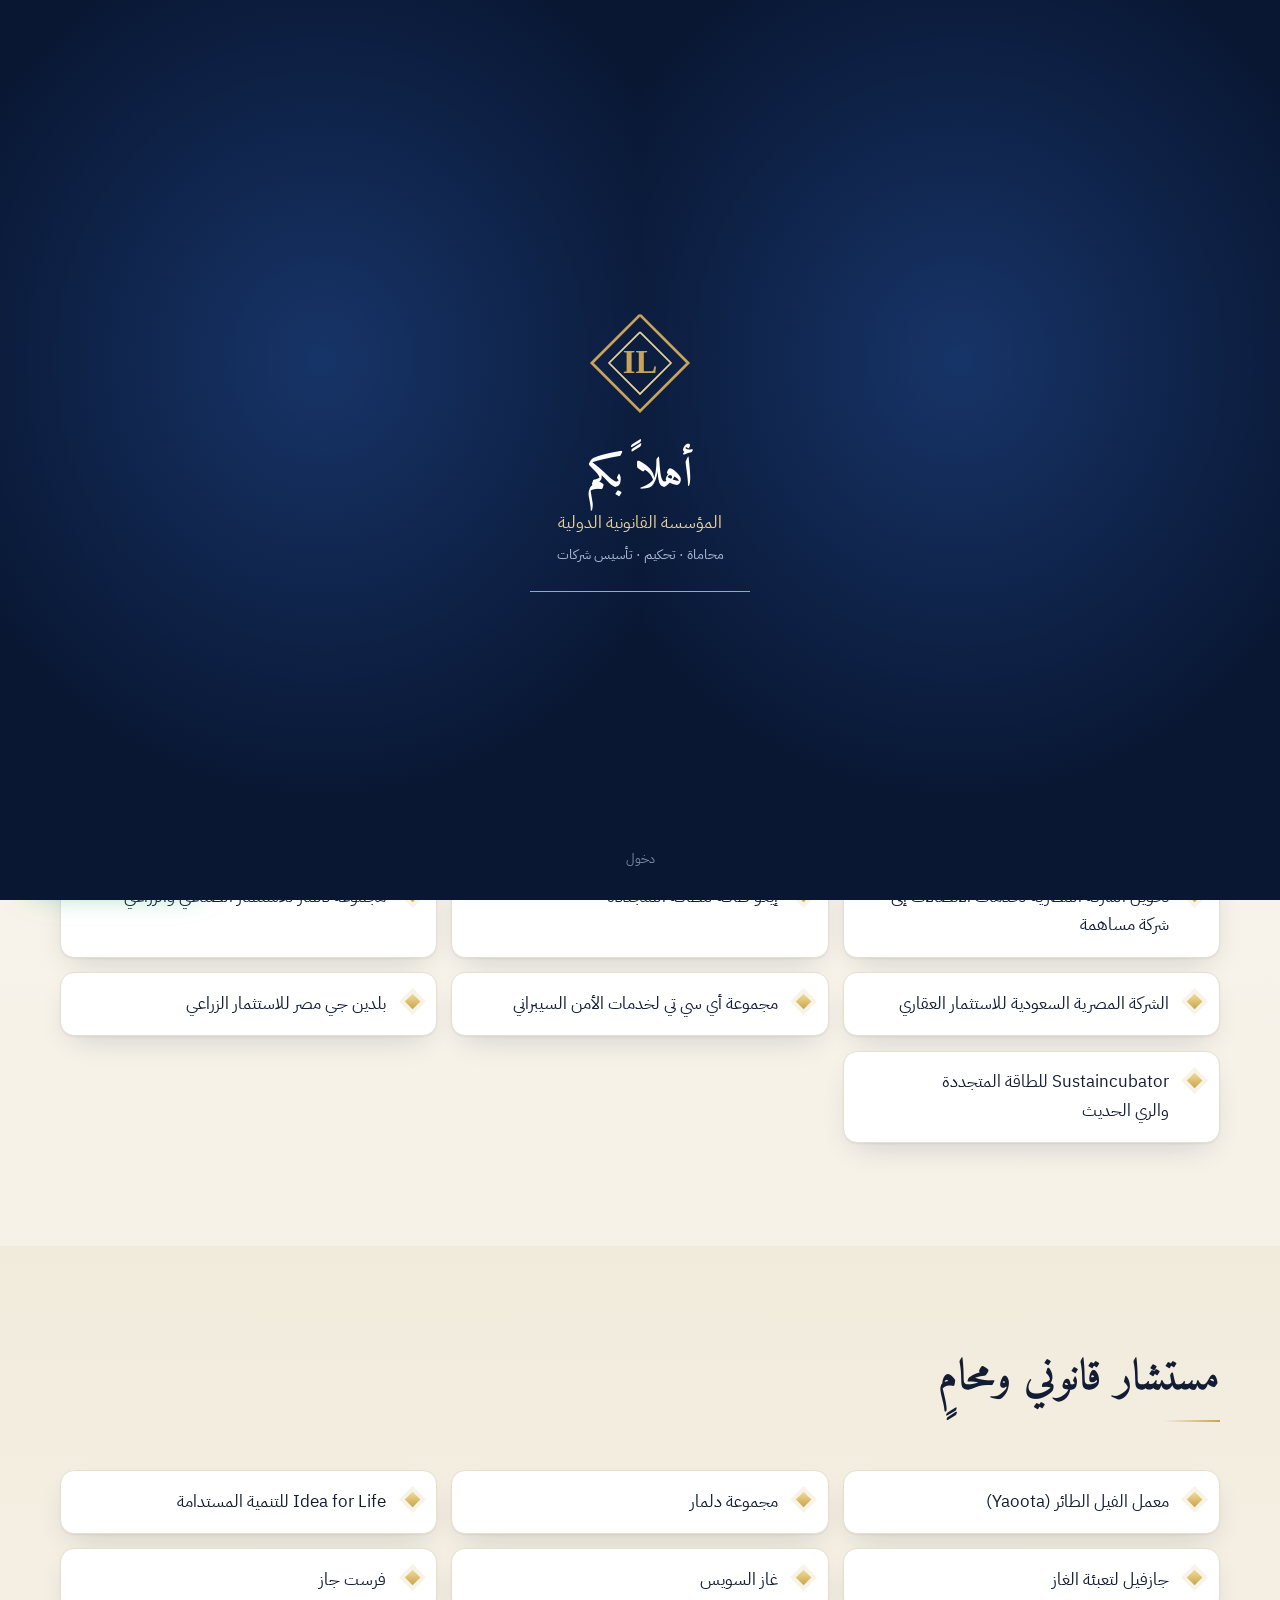
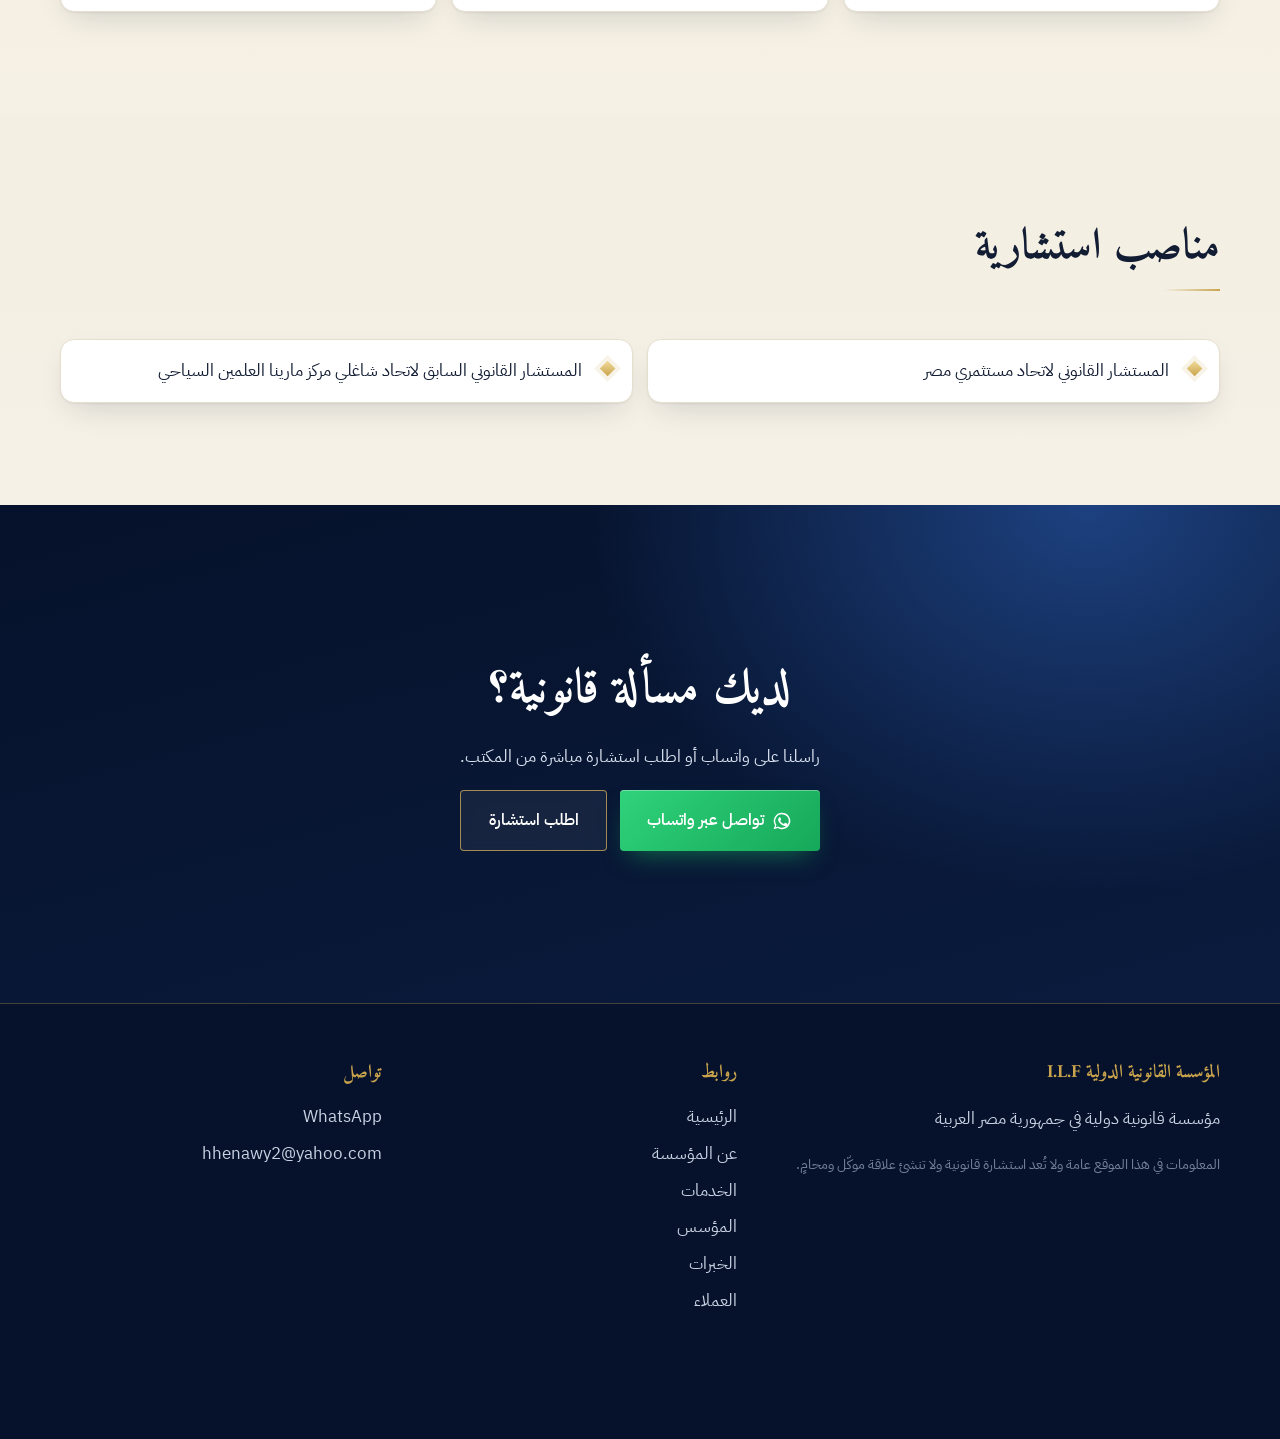
<file: experience.html>
<!doctype html><html lang="ar" dir="rtl"><head><meta charset="utf-8"><meta name="viewport" content="width=device-width,initial-scale=1">
<title>خبرات المؤسسة: شركات تأسست وأعمال قانونية | I.L.F</title><meta name="description" content="شركات تولّى المكتب تأسيسها وأعمالها القانونية، ومناصب استشارية."><meta name="theme-color" content="#1f3f7a">
<meta name="robots" content="index,follow,max-image-preview:large"><link rel="canonical" href="https://YOUR-DOMAIN.com/experience.html"><meta property="og:url" content="https://YOUR-DOMAIN.com/experience.html"><meta property="og:site_name" content="المؤسسة القانونية الدولية I.L.F"><meta property="og:locale" content="ar_EG"><meta property="og:locale:alternate" content="en_US">
<meta property="og:type" content="website"><meta property="og:title" content="خبرات المؤسسة: شركات تأسست وأعمال قانونية | I.L.F"><meta property="og:description" content="شركات تولّى المكتب تأسيسها وأعمالها القانونية، ومناصب استشارية."><meta property="og:image" content="https://YOUR-DOMAIN.com/img/founder-1.jpg"><meta name="twitter:card" content="summary_large_image">
<link rel="icon" href="data:image/svg+xml,%3Csvg xmlns='http://www.w3.org/2000/svg' viewBox='0 0 64 64'%3E%3Crect width='64' height='64' fill='%231f3f7a'/%3E%3Cpath d='M32 8l24 24-24 24L8 32z' fill='none' stroke='%23c58a1b' stroke-width='3'/%3E%3Ctext x='32' y='39' font-size='18' font-family='serif' font-weight='700' text-anchor='middle' fill='%23c58a1b'%3EIL%3C/text%3E%3C/svg%3E">
<link rel="preconnect" href="https://fonts.googleapis.com"><link rel="preconnect" href="https://fonts.gstatic.com" crossorigin>
<link href="https://fonts.googleapis.com/css2?family=Amiri:wght@400;700&family=Cormorant+Garamond:wght@500;600;700&family=IBM+Plex+Sans+Arabic:wght@400;500;600&family=Inter:wght@400;600&display=swap" rel="stylesheet">
<link rel="stylesheet" href="style.css"><link rel="stylesheet" href="premium.css"><script src="welcome.js"></script><link rel="expect" href="#foot" blocking="render"><script src="nav.js" defer></script><script type="application/ld+json">{"@context":"https://schema.org","@type":"BreadcrumbList","itemListElement":[{"@type":"ListItem","position":1,"name":"الرئيسية","item":"https://YOUR-DOMAIN.com/"},{"@type":"ListItem","position":2,"name":"الخبرات","item":"https://YOUR-DOMAIN.com/experience.html"}]}</script>
</head>
<body data-page="experience"><div id="nav"></div><main id="m"><noscript><div style="padding:7rem 1.5rem;text-align:center;line-height:1.9"><h1>المؤسسة القانونية الدولية I.L.F</h1><p>شركات تولّى المكتب تأسيسها وأعمالها القانونية، ومناصب استشارية.</p><p>مؤسسة قانونية دولية في جمهورية مصر العربية</p><p><a href="tel:01220778988">01220778988</a> · <a href="https://wa.me/201220778988">WhatsApp</a></p><p>فعّل جافاسكريبت لعرض الموقع كاملًا. / Please enable JavaScript to view this site.</p></div></noscript></main><div id="foot"></div>
<script src="content.js"></script><script src="kb.js"></script><script src="config.js"></script><script src="script.js"></script><script src="fx.js"></script>
<script>if(typeof C==="undefined"||typeof KB==="undefined"||!document.getElementById("m").children.length){var m=document.getElementById("m");m.innerHTML='<p style="padding:7rem 1.5rem;text-align:center;font-family:sans-serif">تعذّر تحميل ملفات الموقع (content.js / kb.js / script.js). تأكد أنها في نفس مجلد هذه الصفحة وبنفس الأسماء. <br>Site files failed to load. Make sure content.js, kb.js, config.js and script.js sit next to this page.</p>'}</script>
</body></html>
</file>
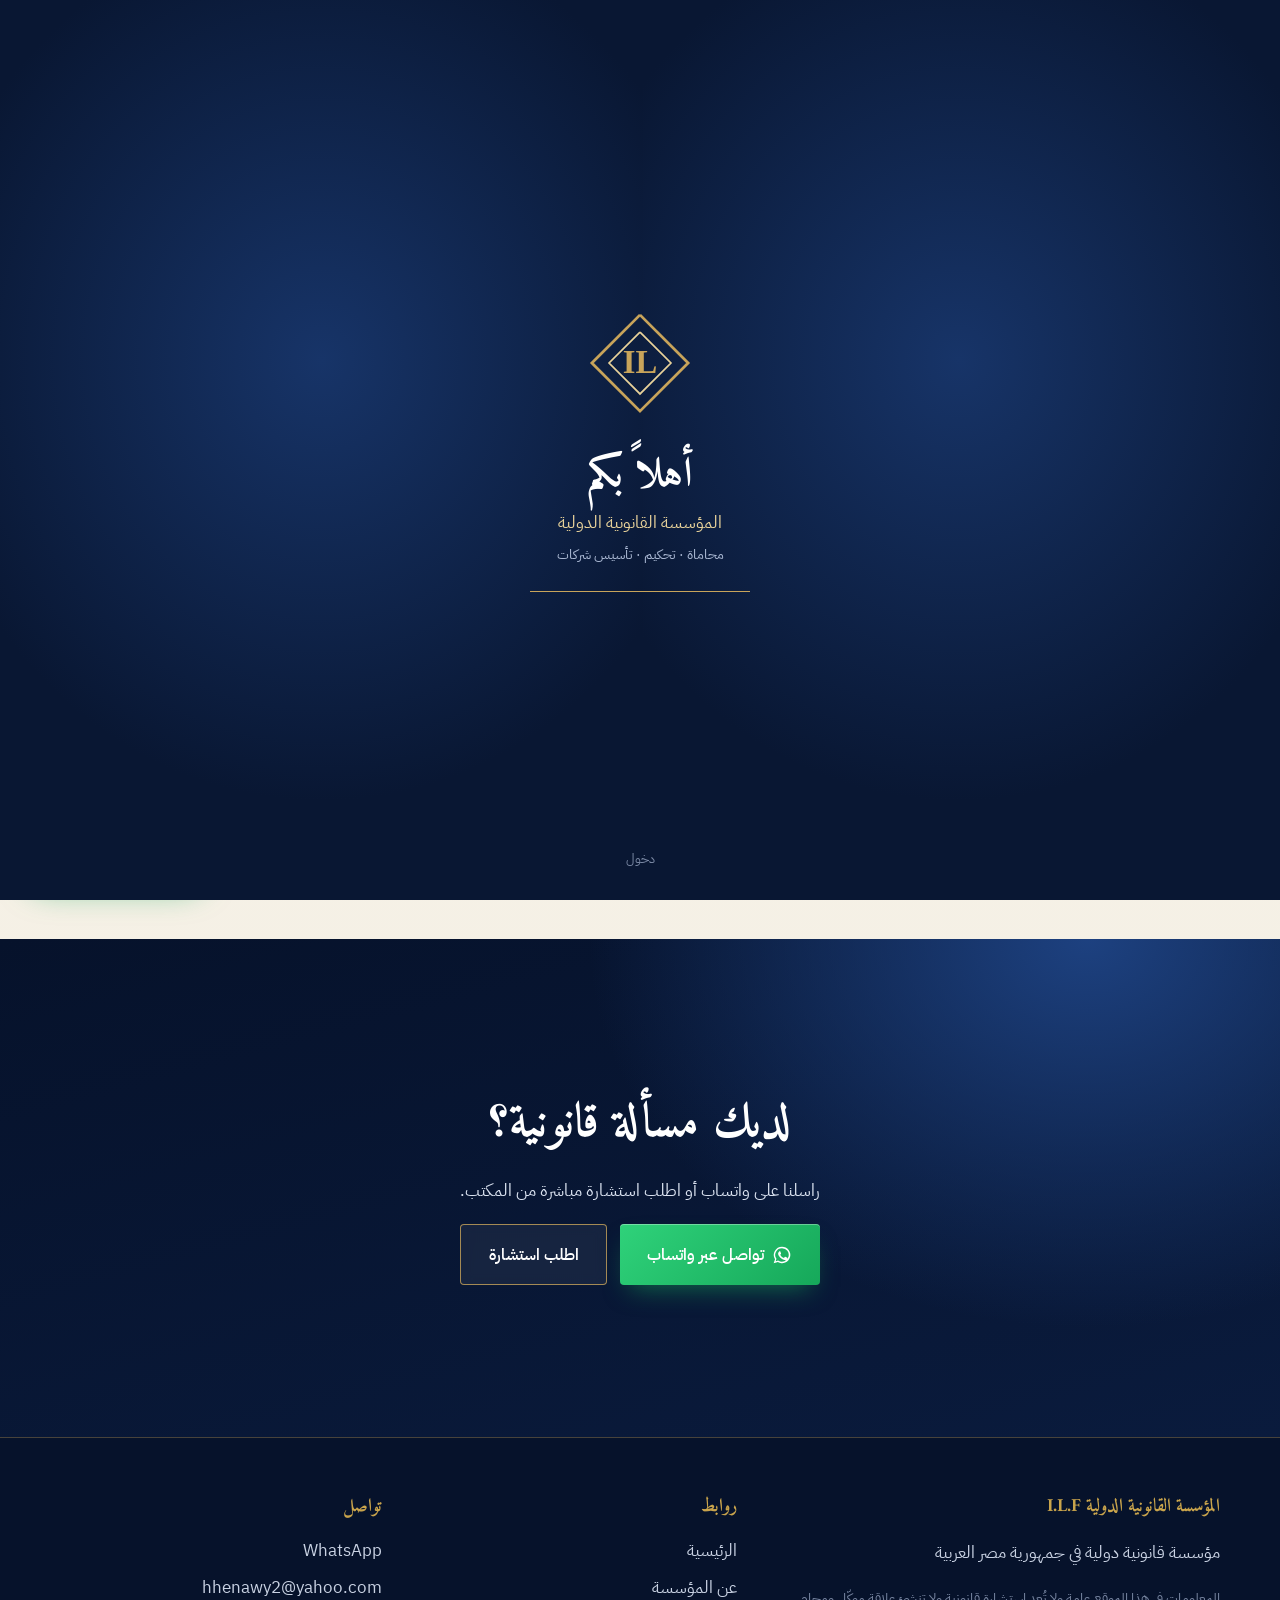
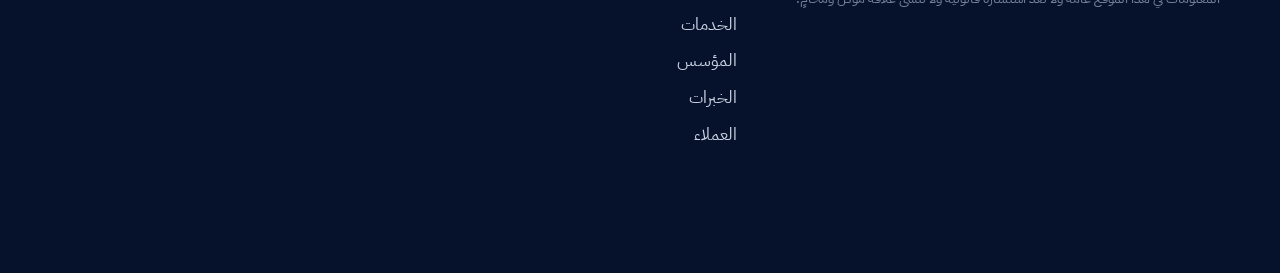
<file: help.html>
<!doctype html><html lang="ar" dir="rtl"><head><meta charset="utf-8"><meta name="viewport" content="width=device-width,initial-scale=1">
<title>مركز المساعدة القانونية وخارطة تأسيس شركة | I.L.F</title><meta name="description" content="قوائم تحقق، خارطة تأسيس شركة، المستندات المطلوبة وأسئلة شائعة."><meta name="theme-color" content="#1f3f7a">
<meta name="robots" content="index,follow,max-image-preview:large"><link rel="canonical" href="https://YOUR-DOMAIN.com/help.html"><meta property="og:url" content="https://YOUR-DOMAIN.com/help.html"><meta property="og:site_name" content="المؤسسة القانونية الدولية I.L.F"><meta property="og:locale" content="ar_EG"><meta property="og:locale:alternate" content="en_US">
<meta property="og:type" content="website"><meta property="og:title" content="مركز المساعدة القانونية وخارطة تأسيس شركة | I.L.F"><meta property="og:description" content="قوائم تحقق، خارطة تأسيس شركة، المستندات المطلوبة وأسئلة شائعة."><meta property="og:image" content="https://YOUR-DOMAIN.com/img/founder-1.jpg"><meta name="twitter:card" content="summary_large_image">
<link rel="icon" href="data:image/svg+xml,%3Csvg xmlns='http://www.w3.org/2000/svg' viewBox='0 0 64 64'%3E%3Crect width='64' height='64' fill='%231f3f7a'/%3E%3Cpath d='M32 8l24 24-24 24L8 32z' fill='none' stroke='%23c58a1b' stroke-width='3'/%3E%3Ctext x='32' y='39' font-size='18' font-family='serif' font-weight='700' text-anchor='middle' fill='%23c58a1b'%3EIL%3C/text%3E%3C/svg%3E">
<link rel="preconnect" href="https://fonts.googleapis.com"><link rel="preconnect" href="https://fonts.gstatic.com" crossorigin>
<link href="https://fonts.googleapis.com/css2?family=Amiri:wght@400;700&family=Cormorant+Garamond:wght@500;600;700&family=IBM+Plex+Sans+Arabic:wght@400;500;600&family=Inter:wght@400;600&display=swap" rel="stylesheet">
<link rel="stylesheet" href="style.css"><link rel="stylesheet" href="premium.css"><script src="welcome.js"></script><link rel="expect" href="#foot" blocking="render"><script src="nav.js" defer></script><script type="application/ld+json">{"@context":"https://schema.org","@type":"BreadcrumbList","itemListElement":[{"@type":"ListItem","position":1,"name":"الرئيسية","item":"https://YOUR-DOMAIN.com/"},{"@type":"ListItem","position":2,"name":"مركز المساعدة","item":"https://YOUR-DOMAIN.com/help.html"}]}</script>
</head>
<body data-page="help"><div id="nav"></div><main id="m"><noscript><div style="padding:7rem 1.5rem;text-align:center;line-height:1.9"><h1>المؤسسة القانونية الدولية I.L.F</h1><p>قوائم تحقق، خارطة تأسيس شركة، المستندات المطلوبة وأسئلة شائعة.</p><p>مؤسسة قانونية دولية في جمهورية مصر العربية</p><p><a href="tel:01220778988">01220778988</a> · <a href="https://wa.me/201220778988">WhatsApp</a></p><p>فعّل جافاسكريبت لعرض الموقع كاملًا. / Please enable JavaScript to view this site.</p></div></noscript></main><div id="foot"></div>
<script src="content.js"></script><script src="kb.js"></script><script src="config.js"></script><script src="script.js"></script><script src="fx.js"></script>
<script>if(typeof C==="undefined"||typeof KB==="undefined"||!document.getElementById("m").children.length){var m=document.getElementById("m");m.innerHTML='<p style="padding:7rem 1.5rem;text-align:center;font-family:sans-serif">تعذّر تحميل ملفات الموقع (content.js / kb.js / script.js). تأكد أنها في نفس مجلد هذه الصفحة وبنفس الأسماء. <br>Site files failed to load. Make sure content.js, kb.js, config.js and script.js sit next to this page.</p>'}</script>
</body></html>
</file>
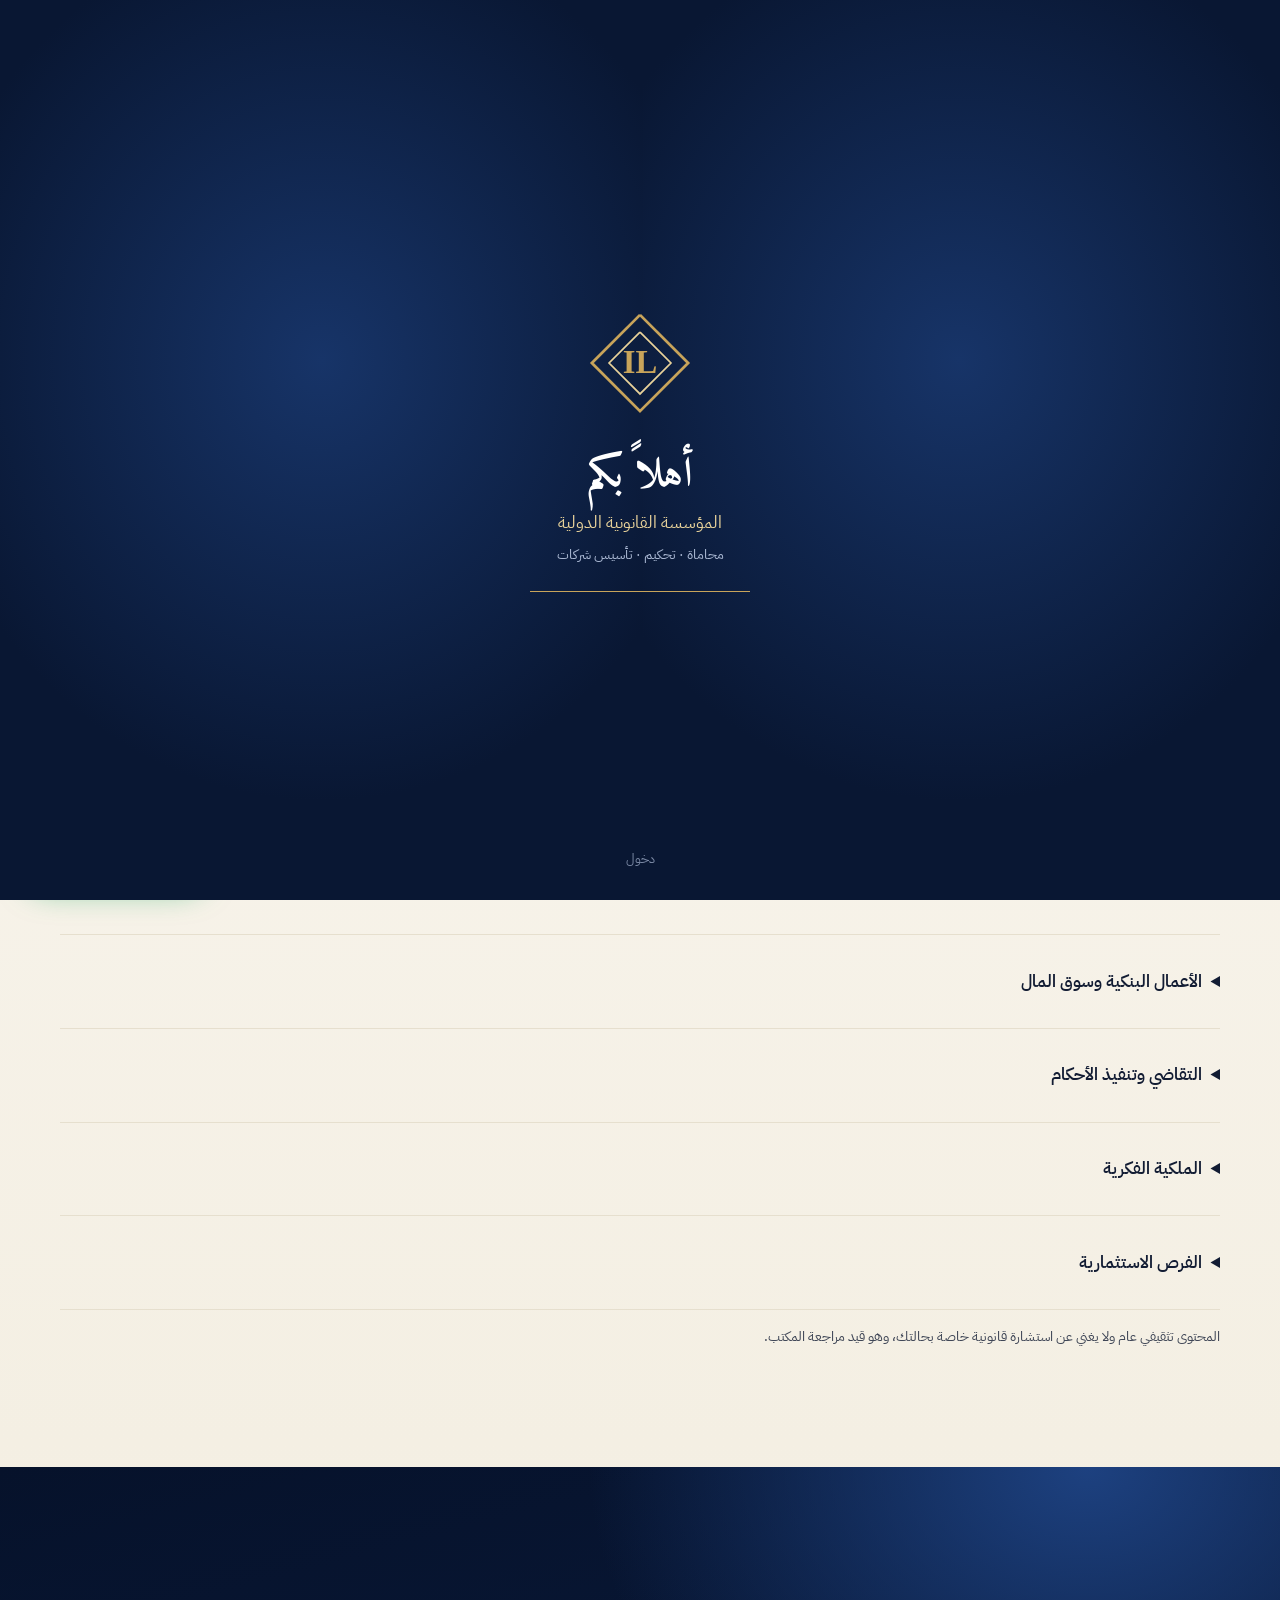
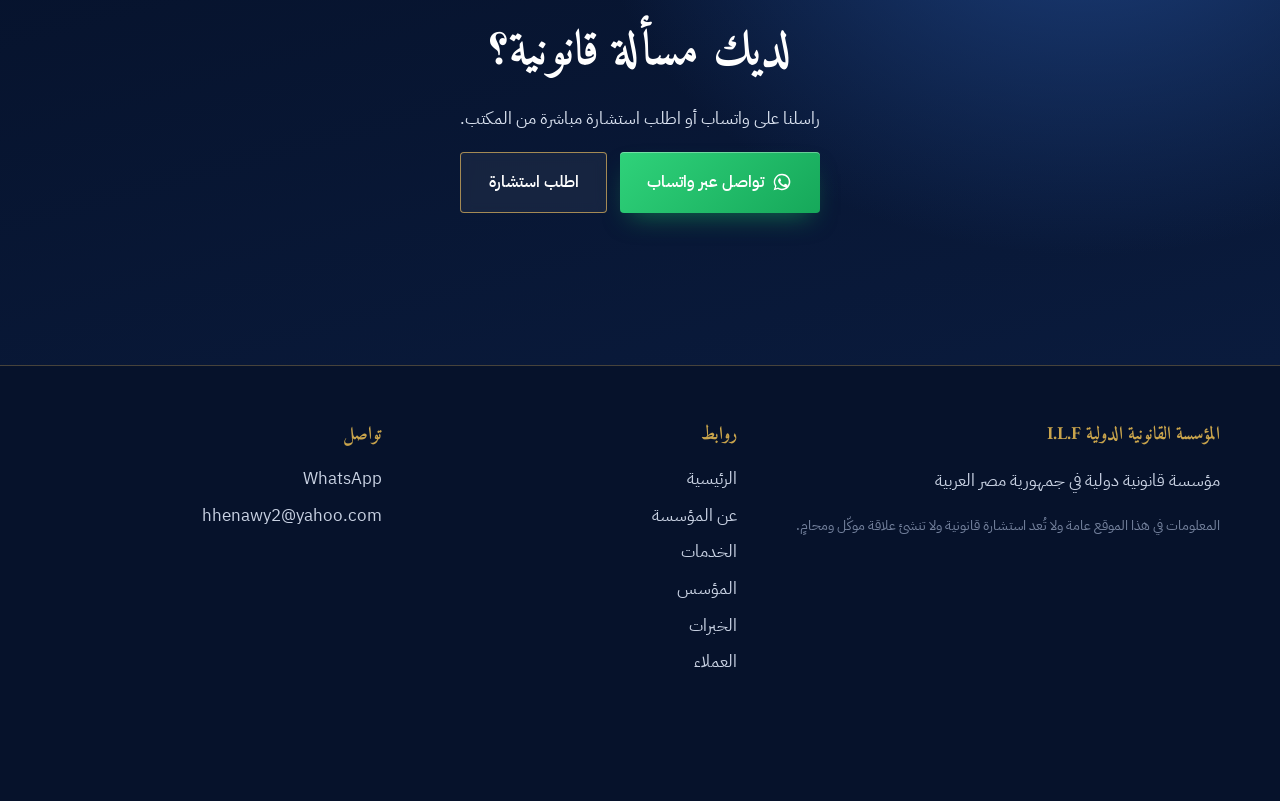
<file: insights.html>
<!doctype html><html lang="ar" dir="rtl"><head><meta charset="utf-8"><meta name="viewport" content="width=device-width,initial-scale=1">
<title>أدلة ومقالات قانونية في تأسيس الشركات والتحكيم | I.L.F</title><meta name="description" content="أدلة ومقالات قانونية عامة من المؤسسة القانونية الدولية I.L.F."><meta name="theme-color" content="#1f3f7a">
<meta name="robots" content="noindex,follow"><link rel="canonical" href="https://YOUR-DOMAIN.com/insights.html"><meta property="og:url" content="https://YOUR-DOMAIN.com/insights.html"><meta property="og:site_name" content="المؤسسة القانونية الدولية I.L.F"><meta property="og:locale" content="ar_EG"><meta property="og:locale:alternate" content="en_US">
<meta property="og:type" content="website"><meta property="og:title" content="أدلة ومقالات قانونية في تأسيس الشركات والتحكيم | I.L.F"><meta property="og:description" content="أدلة ومقالات قانونية عامة من المؤسسة القانونية الدولية I.L.F."><meta property="og:image" content="https://YOUR-DOMAIN.com/img/founder-1.jpg"><meta name="twitter:card" content="summary_large_image">
<link rel="icon" href="data:image/svg+xml,%3Csvg xmlns='http://www.w3.org/2000/svg' viewBox='0 0 64 64'%3E%3Crect width='64' height='64' fill='%231f3f7a'/%3E%3Cpath d='M32 8l24 24-24 24L8 32z' fill='none' stroke='%23c58a1b' stroke-width='3'/%3E%3Ctext x='32' y='39' font-size='18' font-family='serif' font-weight='700' text-anchor='middle' fill='%23c58a1b'%3EIL%3C/text%3E%3C/svg%3E">
<link rel="preconnect" href="https://fonts.googleapis.com"><link rel="preconnect" href="https://fonts.gstatic.com" crossorigin>
<link href="https://fonts.googleapis.com/css2?family=Amiri:wght@400;700&family=Cormorant+Garamond:wght@500;600;700&family=IBM+Plex+Sans+Arabic:wght@400;500;600&family=Inter:wght@400;600&display=swap" rel="stylesheet">
<link rel="stylesheet" href="style.css"><link rel="stylesheet" href="premium.css"><script src="welcome.js"></script><link rel="expect" href="#foot" blocking="render"><script src="nav.js" defer></script><script type="application/ld+json">{"@context":"https://schema.org","@type":"BreadcrumbList","itemListElement":[{"@type":"ListItem","position":1,"name":"الرئيسية","item":"https://YOUR-DOMAIN.com/"},{"@type":"ListItem","position":2,"name":"أدلة ومقالات","item":"https://YOUR-DOMAIN.com/insights.html"}]}</script>
</head>
<body data-page="insights"><div id="nav"></div><main id="m"><noscript><div style="padding:7rem 1.5rem;text-align:center;line-height:1.9"><h1>المؤسسة القانونية الدولية I.L.F</h1><p>أدلة ومقالات قانونية عامة من المؤسسة القانونية الدولية I.L.F.</p><p>مؤسسة قانونية دولية في جمهورية مصر العربية</p><p><a href="tel:01220778988">01220778988</a> · <a href="https://wa.me/201220778988">WhatsApp</a></p><p>فعّل جافاسكريبت لعرض الموقع كاملًا. / Please enable JavaScript to view this site.</p></div></noscript></main><div id="foot"></div>
<script src="content.js"></script><script src="kb.js"></script><script src="config.js"></script><script src="script.js"></script><script src="fx.js"></script>
<script>if(typeof C==="undefined"||typeof KB==="undefined"||!document.getElementById("m").children.length){var m=document.getElementById("m");m.innerHTML='<p style="padding:7rem 1.5rem;text-align:center;font-family:sans-serif">تعذّر تحميل ملفات الموقع (content.js / kb.js / script.js). تأكد أنها في نفس مجلد هذه الصفحة وبنفس الأسماء. <br>Site files failed to load. Make sure content.js, kb.js, config.js and script.js sit next to this page.</p>'}</script>
</body></html>
</file>
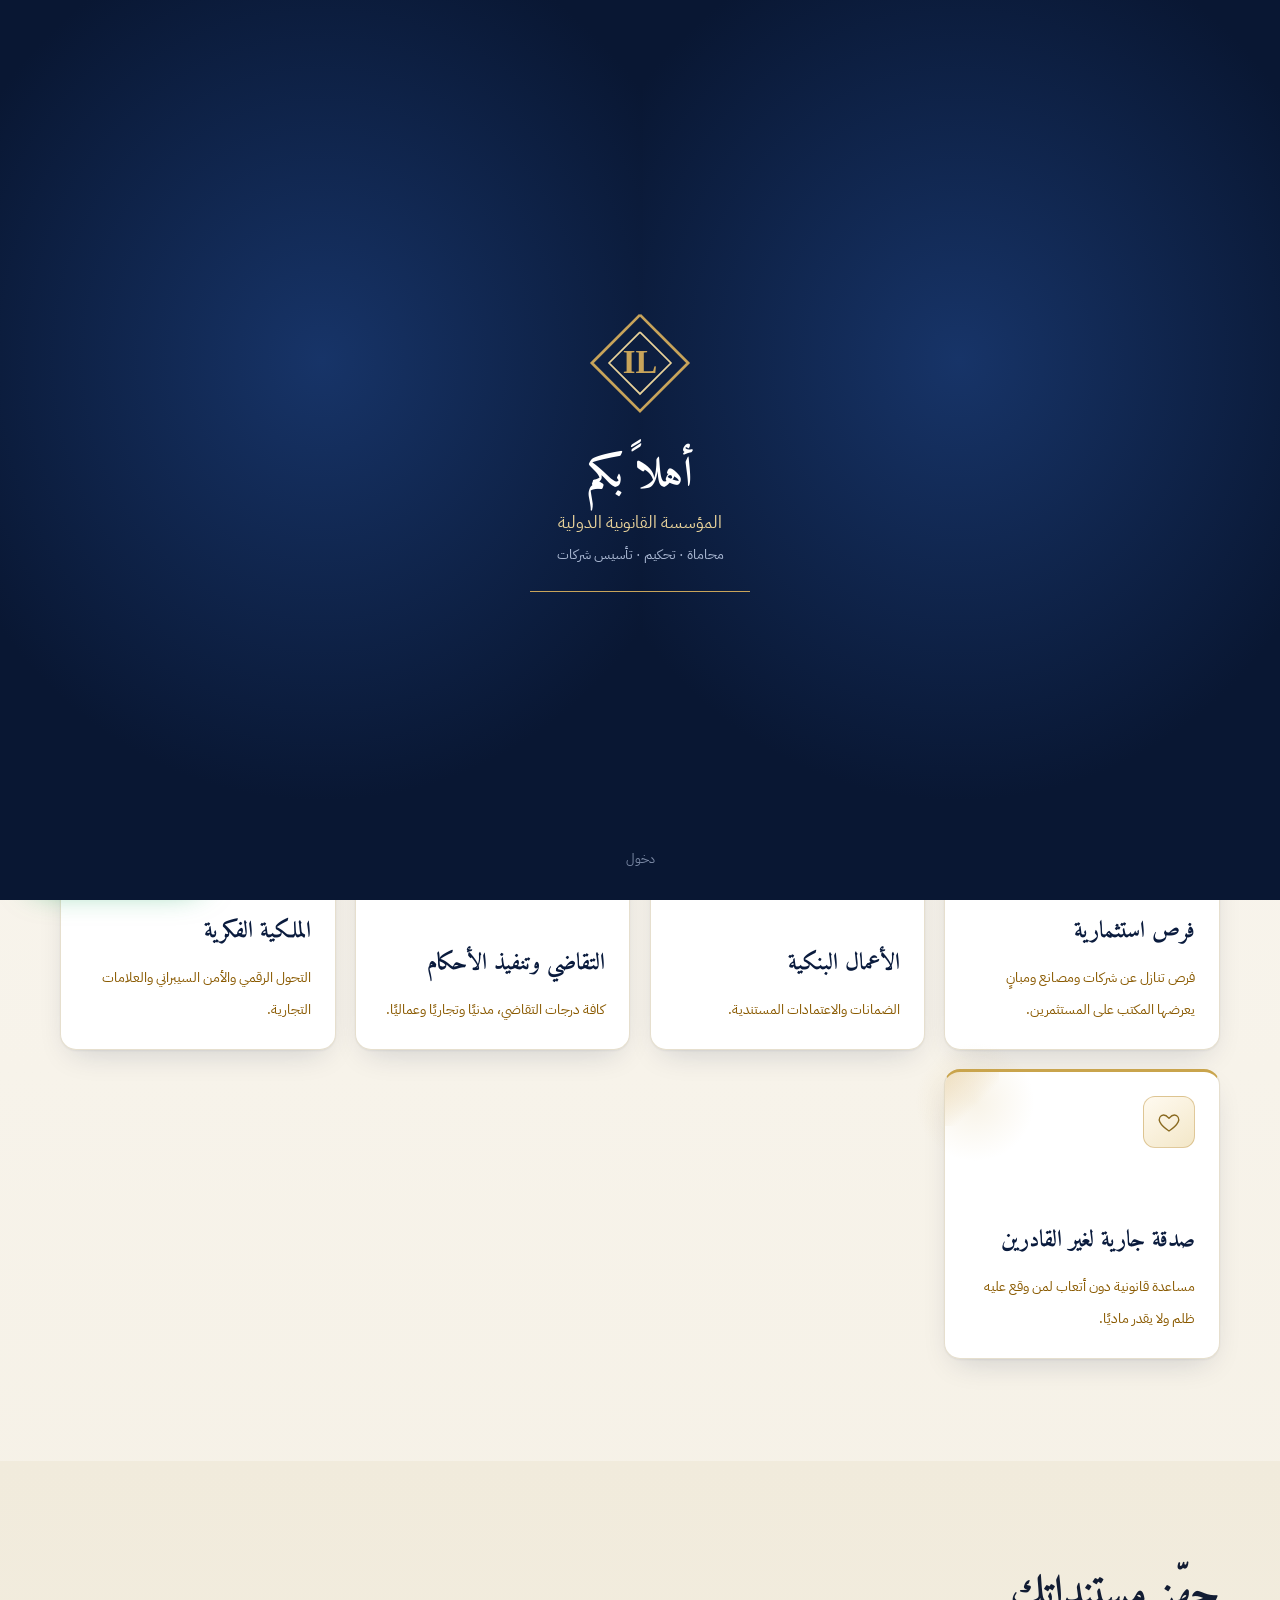
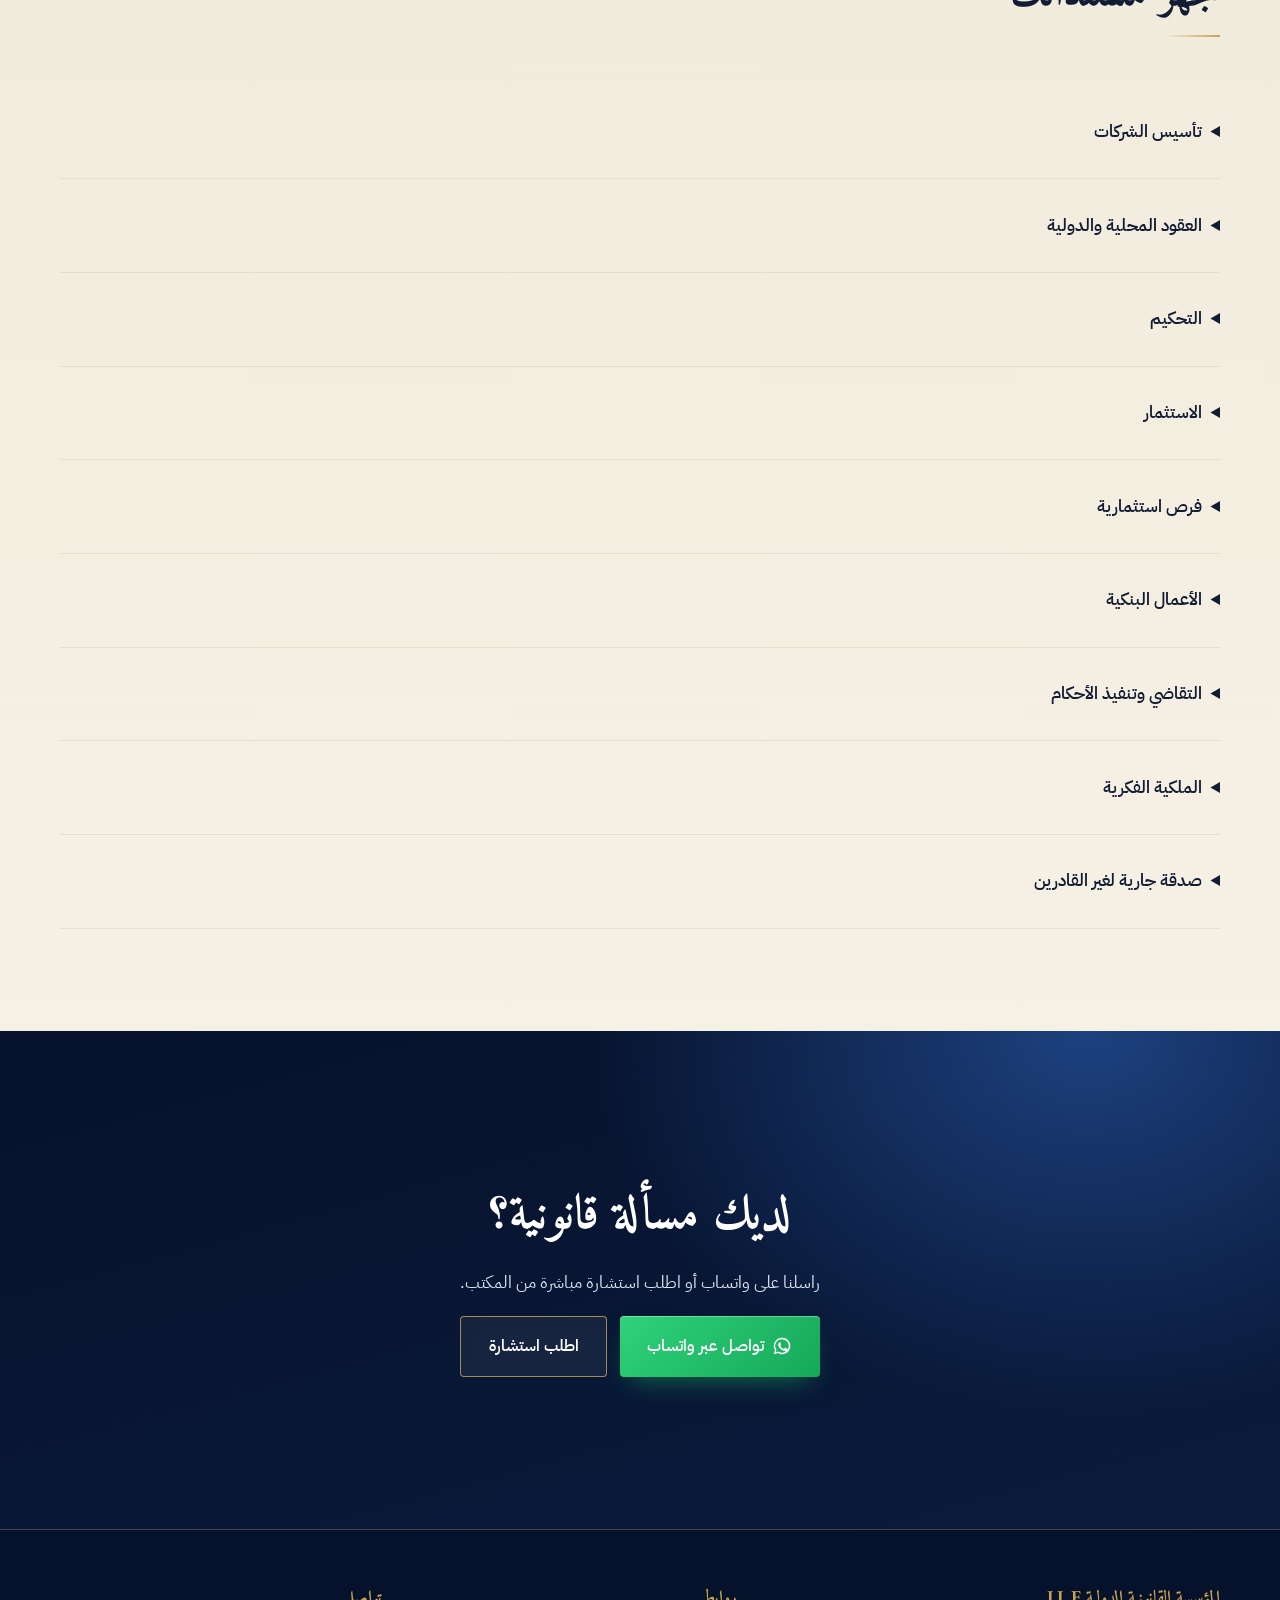
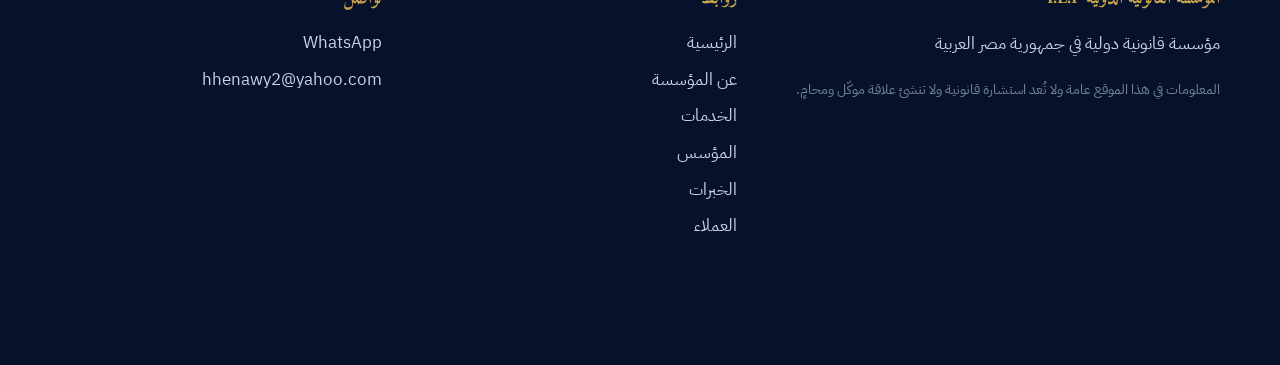
<file: practice-areas.html>
<!doctype html><html lang="ar" dir="rtl"><head><meta charset="utf-8"><meta name="viewport" content="width=device-width,initial-scale=1">
<title>الخدمات القانونية: تأسيس شركات وعقود وتحكيم واستثمار | I.L.F</title><meta name="description" content="تأسيس الشركات، العقود الدولية، التحكيم التجاري، منازعات الاستثمار وتنفيذ الأحكام."><meta name="theme-color" content="#1f3f7a">
<meta name="robots" content="index,follow,max-image-preview:large"><link rel="canonical" href="https://YOUR-DOMAIN.com/practice-areas.html"><meta property="og:url" content="https://YOUR-DOMAIN.com/practice-areas.html"><meta property="og:site_name" content="المؤسسة القانونية الدولية I.L.F"><meta property="og:locale" content="ar_EG"><meta property="og:locale:alternate" content="en_US">
<meta property="og:type" content="website"><meta property="og:title" content="الخدمات القانونية: تأسيس شركات وعقود وتحكيم واستثمار | I.L.F"><meta property="og:description" content="تأسيس الشركات، العقود الدولية، التحكيم التجاري، منازعات الاستثمار وتنفيذ الأحكام."><meta property="og:image" content="https://YOUR-DOMAIN.com/img/founder-1.jpg"><meta name="twitter:card" content="summary_large_image">
<link rel="icon" href="data:image/svg+xml,%3Csvg xmlns='http://www.w3.org/2000/svg' viewBox='0 0 64 64'%3E%3Crect width='64' height='64' fill='%231f3f7a'/%3E%3Cpath d='M32 8l24 24-24 24L8 32z' fill='none' stroke='%23c58a1b' stroke-width='3'/%3E%3Ctext x='32' y='39' font-size='18' font-family='serif' font-weight='700' text-anchor='middle' fill='%23c58a1b'%3EIL%3C/text%3E%3C/svg%3E">
<link rel="preconnect" href="https://fonts.googleapis.com"><link rel="preconnect" href="https://fonts.gstatic.com" crossorigin>
<link href="https://fonts.googleapis.com/css2?family=Amiri:wght@400;700&family=Cormorant+Garamond:wght@500;600;700&family=IBM+Plex+Sans+Arabic:wght@400;500;600&family=Inter:wght@400;600&display=swap" rel="stylesheet">
<link rel="stylesheet" href="style.css"><link rel="stylesheet" href="premium.css"><script src="welcome.js"></script><link rel="expect" href="#foot" blocking="render"><script src="nav.js" defer></script><script type="application/ld+json">{"@context":"https://schema.org","@type":"BreadcrumbList","itemListElement":[{"@type":"ListItem","position":1,"name":"الرئيسية","item":"https://YOUR-DOMAIN.com/"},{"@type":"ListItem","position":2,"name":"الخدمات القانونية","item":"https://YOUR-DOMAIN.com/practice-areas.html"}]}</script>
</head>
<body data-page="practice-areas"><div id="nav"></div><main id="m"><noscript><div style="padding:7rem 1.5rem;text-align:center;line-height:1.9"><h1>المؤسسة القانونية الدولية I.L.F</h1><p>تأسيس الشركات، العقود الدولية، التحكيم التجاري، منازعات الاستثمار وتنفيذ الأحكام.</p><p>مؤسسة قانونية دولية في جمهورية مصر العربية</p><p><a href="tel:01220778988">01220778988</a> · <a href="https://wa.me/201220778988">WhatsApp</a></p><p>فعّل جافاسكريبت لعرض الموقع كاملًا. / Please enable JavaScript to view this site.</p></div></noscript></main><div id="foot"></div>
<script src="content.js"></script><script src="kb.js"></script><script src="config.js"></script><script src="script.js"></script><script src="fx.js"></script>
<script>if(typeof C==="undefined"||typeof KB==="undefined"||!document.getElementById("m").children.length){var m=document.getElementById("m");m.innerHTML='<p style="padding:7rem 1.5rem;text-align:center;font-family:sans-serif">تعذّر تحميل ملفات الموقع (content.js / kb.js / script.js). تأكد أنها في نفس مجلد هذه الصفحة وبنفس الأسماء. <br>Site files failed to load. Make sure content.js, kb.js, config.js and script.js sit next to this page.</p>'}</script>
</body></html>
</file>
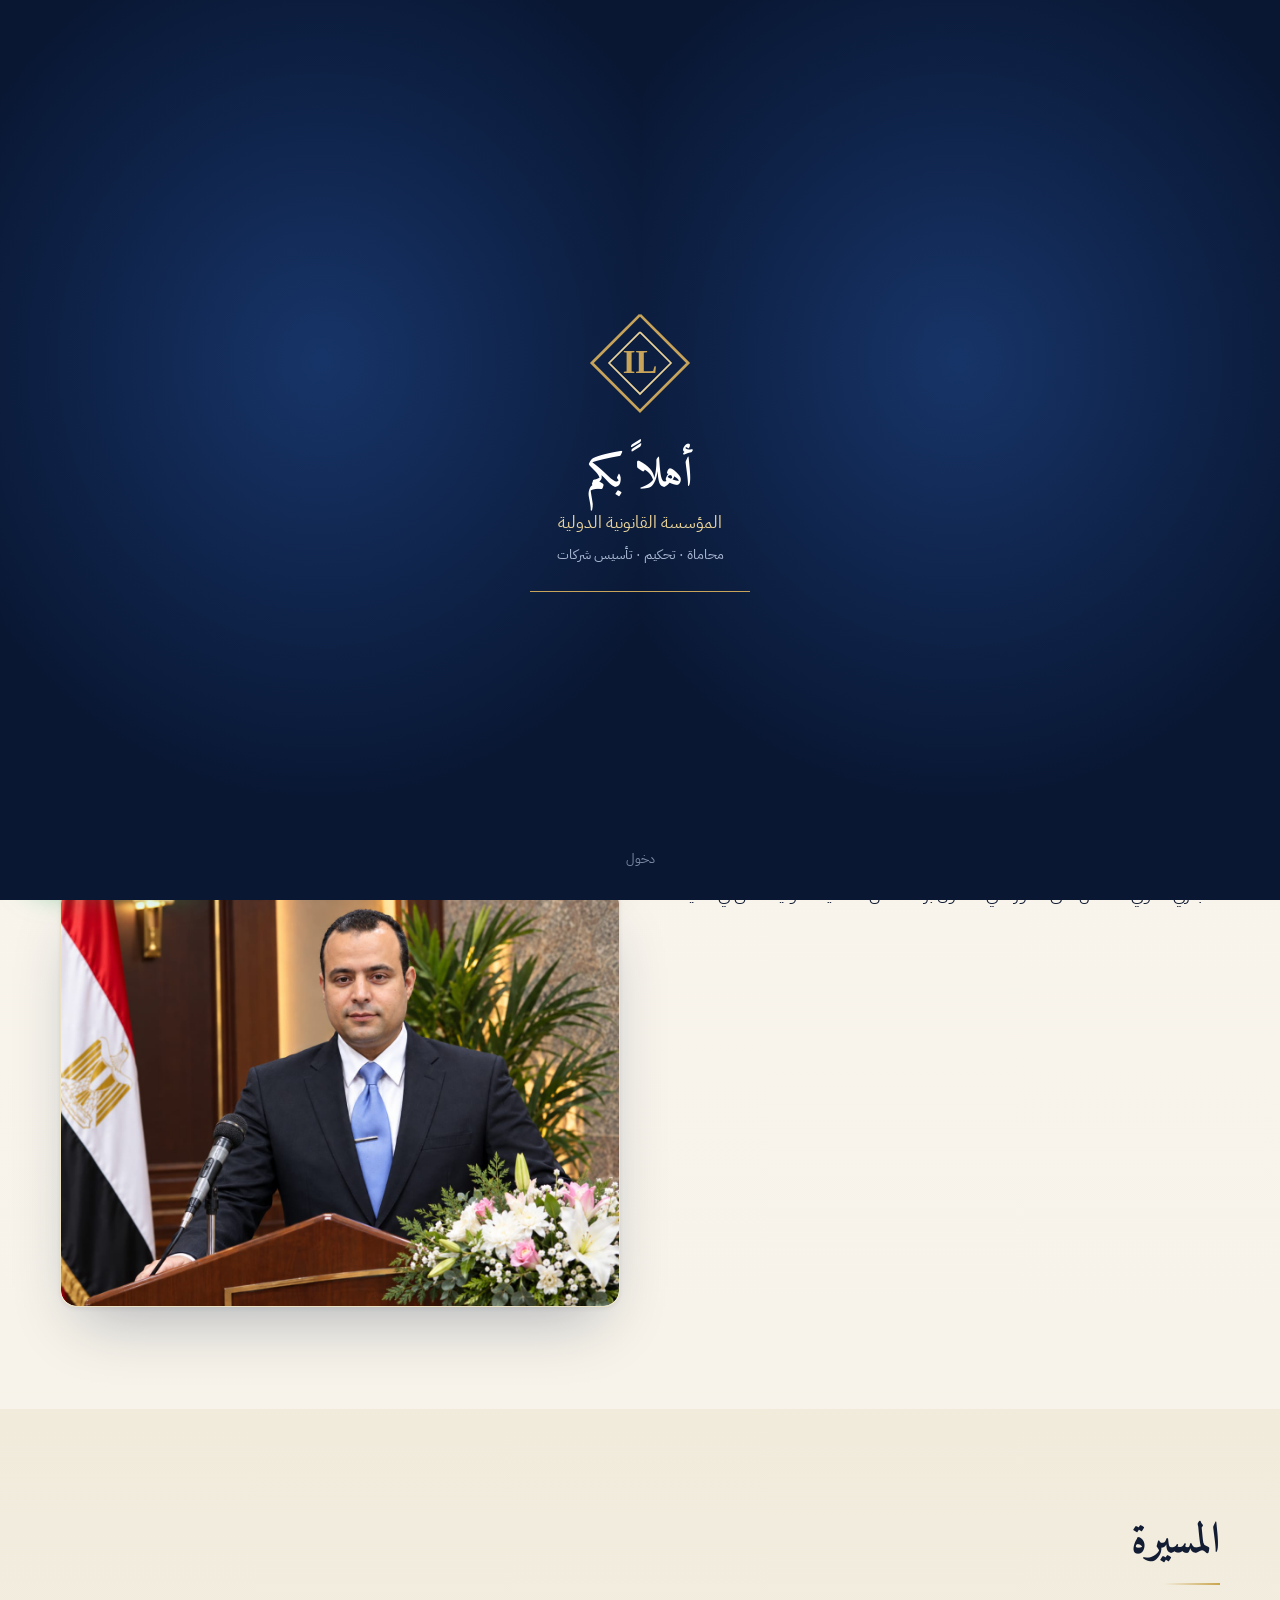
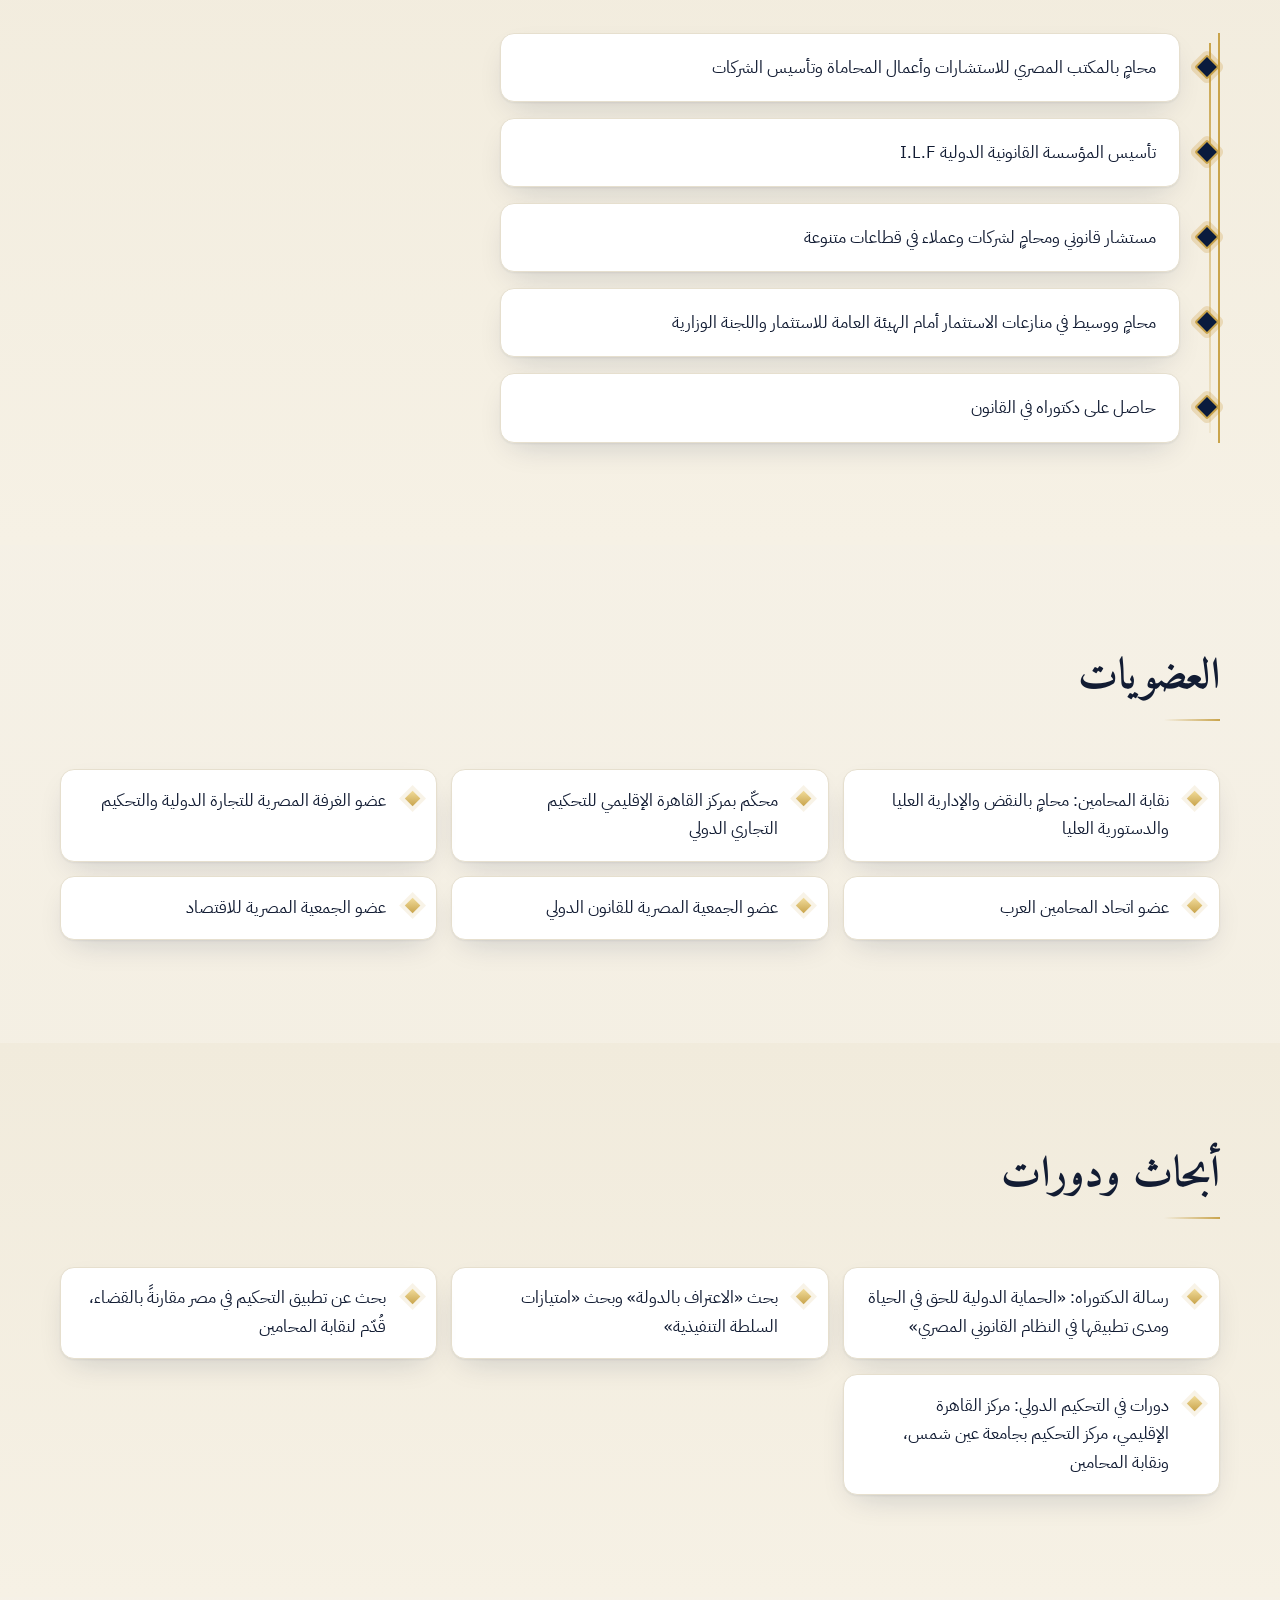
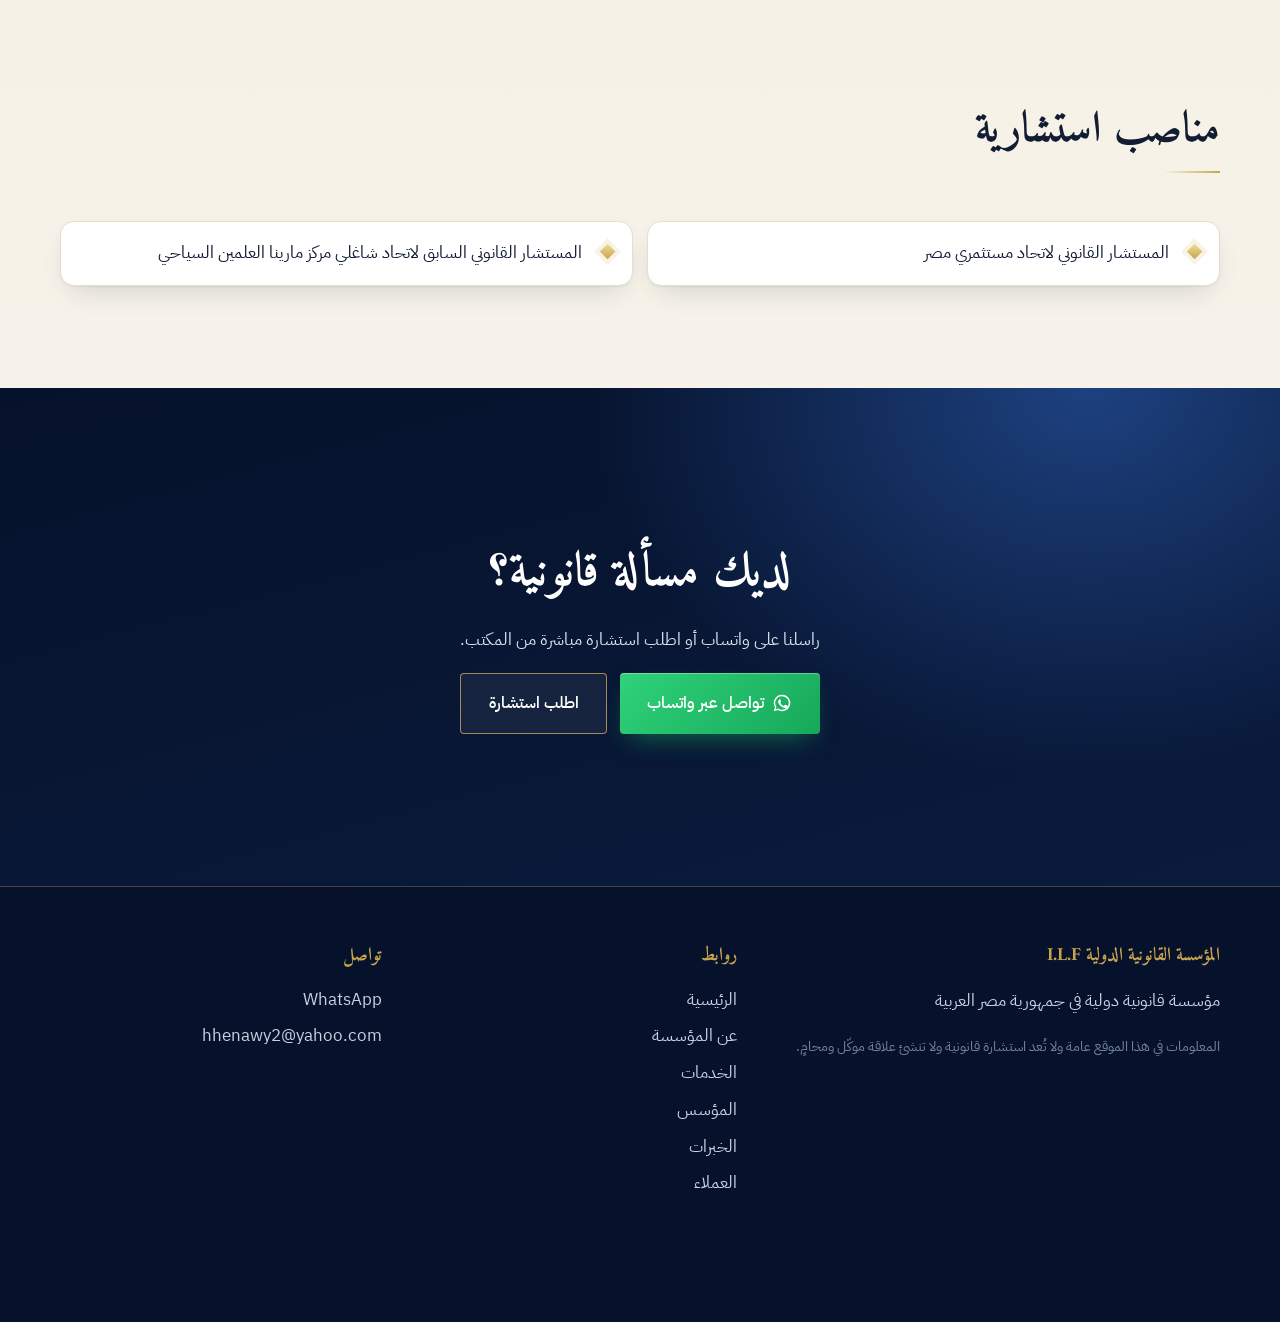
<file: team.html>
<!doctype html><html lang="ar" dir="rtl"><head><meta charset="utf-8"><meta name="viewport" content="width=device-width,initial-scale=1">
<title>د. هشام الحناوي | محامٍ بالنقض ومحكّم تجاري دولي | I.L.F</title><meta name="description" content="الملف المهني للدكتور هشام الحناوي: محامٍ بالنقض ومحكّم تجاري دولي، ودكتوراه القانون الدولي."><meta name="theme-color" content="#1f3f7a">
<meta name="robots" content="index,follow,max-image-preview:large"><link rel="canonical" href="https://YOUR-DOMAIN.com/team.html"><meta property="og:url" content="https://YOUR-DOMAIN.com/team.html"><meta property="og:site_name" content="المؤسسة القانونية الدولية I.L.F"><meta property="og:locale" content="ar_EG"><meta property="og:locale:alternate" content="en_US">
<meta property="og:type" content="website"><meta property="og:title" content="د. هشام الحناوي | محامٍ بالنقض ومحكّم تجاري دولي | I.L.F"><meta property="og:description" content="الملف المهني للدكتور هشام الحناوي: محامٍ بالنقض ومحكّم تجاري دولي، ودكتوراه القانون الدولي."><meta property="og:image" content="https://YOUR-DOMAIN.com/img/founder-1.jpg"><meta name="twitter:card" content="summary_large_image">
<link rel="icon" href="data:image/svg+xml,%3Csvg xmlns='http://www.w3.org/2000/svg' viewBox='0 0 64 64'%3E%3Crect width='64' height='64' fill='%231f3f7a'/%3E%3Cpath d='M32 8l24 24-24 24L8 32z' fill='none' stroke='%23c58a1b' stroke-width='3'/%3E%3Ctext x='32' y='39' font-size='18' font-family='serif' font-weight='700' text-anchor='middle' fill='%23c58a1b'%3EIL%3C/text%3E%3C/svg%3E">
<link rel="preconnect" href="https://fonts.googleapis.com"><link rel="preconnect" href="https://fonts.gstatic.com" crossorigin>
<link href="https://fonts.googleapis.com/css2?family=Amiri:wght@400;700&family=Cormorant+Garamond:wght@500;600;700&family=IBM+Plex+Sans+Arabic:wght@400;500;600&family=Inter:wght@400;600&display=swap" rel="stylesheet">
<link rel="stylesheet" href="style.css"><link rel="stylesheet" href="premium.css"><script src="welcome.js"></script><link rel="expect" href="#foot" blocking="render"><script src="nav.js" defer></script><script type="application/ld+json">{"@context":"https://schema.org","@type":"BreadcrumbList","itemListElement":[{"@type":"ListItem","position":1,"name":"الرئيسية","item":"https://YOUR-DOMAIN.com/"},{"@type":"ListItem","position":2,"name":"المؤسس","item":"https://YOUR-DOMAIN.com/team.html"}]}</script>
<script type="application/ld+json">{"@context":"https://schema.org","@type":"Person","@id":"https://YOUR-DOMAIN.com/team.html#founder","name":"د. هشام عبدالله الحناوي","alternateName":"Dr. Hesham Abdullah El-Henawy","jobTitle":"محامٍ بالنقض ومحكّم تجاري دولي","url":"https://YOUR-DOMAIN.com/team.html","image":"https://YOUR-DOMAIN.com/img/founder-1.jpg","worksFor":{"@id":"https://YOUR-DOMAIN.com/#firm"},"knowsAbout":["التحكيم التجاري الدولي","القانون الدولي","تأسيس الشركات"]}</script>
</head>
<body data-page="team"><div id="nav"></div><main id="m"><noscript><div style="padding:7rem 1.5rem;text-align:center;line-height:1.9"><h1>المؤسسة القانونية الدولية I.L.F</h1><p>الملف المهني للدكتور هشام الحناوي: محامٍ بالنقض ومحكّم تجاري دولي، ودكتوراه القانون الدولي.</p><p>مؤسسة قانونية دولية في جمهورية مصر العربية</p><p><a href="tel:01220778988">01220778988</a> · <a href="https://wa.me/201220778988">WhatsApp</a></p><p>فعّل جافاسكريبت لعرض الموقع كاملًا. / Please enable JavaScript to view this site.</p></div></noscript></main><div id="foot"></div>
<script src="content.js"></script><script src="kb.js"></script><script src="config.js"></script><script src="script.js"></script><script src="fx.js"></script>
<script>if(typeof C==="undefined"||typeof KB==="undefined"||!document.getElementById("m").children.length){var m=document.getElementById("m");m.innerHTML='<p style="padding:7rem 1.5rem;text-align:center;font-family:sans-serif">تعذّر تحميل ملفات الموقع (content.js / kb.js / script.js). تأكد أنها في نفس مجلد هذه الصفحة وبنفس الأسماء. <br>Site files failed to load. Make sure content.js, kb.js, config.js and script.js sit next to this page.</p>'}</script>
</body></html>
</file>
<file: style.css>
:root{--navy:#1f3f7a;--navy2:#2c5090;--gold:#c58a1b;--gold2:#a06c10;--ivory:#f7f5f0;--ink:#1b2430;--line:#dcd8cd;--serif:'Cormorant Garamond',serif;--sans:Inter,sans-serif;--ar:'IBM Plex Sans Arabic'}
*{box-sizing:border-box}html{scroll-behavior:smooth}body{margin:0;background:var(--ivory);color:var(--ink);font:400 1.05rem/1.85 var(--sans),var(--ar),sans-serif;overflow-x:hidden}
[dir=rtl] body{font-family:var(--ar),var(--sans),sans-serif}h1,h2,h3{font-family:var(--serif),var(--ar),serif;font-weight:600;line-height:1.2;margin:0 0 .8rem}[dir=rtl] h1,[dir=rtl] h2,[dir=rtl] h3{font-family:var(--ar),serif}
h1{font-size:clamp(2.2rem,5.2vw,4rem)}h2{font-size:clamp(1.6rem,3.2vw,2.5rem)}a{color:inherit}img{max-width:100%}:focus-visible{outline:2px solid var(--gold);outline-offset:3px}
.wrap{max-width:1160px;margin-inline:auto;padding-inline:1.25rem}.skip{position:absolute;inset-inline-start:-999px}.skip:focus{inset-inline-start:1rem;top:1rem;background:#fff;color:#000;padding:.5rem;z-index:99}
.nav{position:fixed;inset-inline:0;top:0;z-index:40;background:#1f3f7ad9;backdrop-filter:blur(14px);color:#fff;border-bottom:1px solid #c58a1b44}.nav .wrap{display:flex;justify-content:space-between;align-items:center;padding-block:.7rem}
.logo{font:600 1.1rem var(--serif),var(--ar);text-decoration:none;display:flex;gap:.6rem;align-items:center}.logo i{width:30px;height:30px;border:1px solid var(--gold);display:grid;place-items:center;font:600 .8rem var(--sans);font-style:normal;color:var(--gold);transform:rotate(45deg)}.logo i b{transform:rotate(-45deg)}
.menu summary{cursor:pointer;list-style:none;padding:.4rem .9rem;border:1px solid var(--gold)}.menu>div{position:absolute;inset-inline:0;top:100%;background:var(--navy);display:grid;padding:.5rem 1.25rem 1rem;max-height:80vh;overflow:auto}.menu a{padding:.55rem .4rem;text-decoration:none;border-bottom:1px solid #ffffff14}.menu a[aria-current]{color:var(--gold)}
@media(min-width:1200px){.menu summary{display:none}.menu>div,.menu:not([open])>div{position:static;display:flex;padding:0;gap:.1rem;background:none;max-height:none}.menu a{border:0;padding:.3rem .6rem;font-size:.9rem}.menu a:hover{color:var(--gold)}}
.btn,.more{display:inline-block;background:var(--gold);color:var(--navy);padding:.8rem 1.5rem;text-decoration:none;border:1px solid var(--gold);cursor:pointer;font-family:inherit;font-weight:600;font-size:1rem;transition:transform .25s,box-shadow .25s}.btn:hover{transform:translateY(-3px);box-shadow:0 12px 24px #0003}.btn.ghost{background:none;color:inherit;border-color:var(--gold)}.more{margin-top:1rem}
.row{display:flex;gap:.8rem;flex-wrap:wrap}.dk{background:var(--navy);color:#f1eee6}.dk h1,.dk h2,.dk h3{color:#fff}
.hero{position:relative;min-height:100svh;background:radial-gradient(120% 90% at 70% 20%,#2c5090,#1f3f7a 60%);color:#fff;display:flex;align-items:center;overflow:hidden;padding-top:5rem}#c3d{position:absolute;inset:0;width:100%;height:100%}
.hg{position:relative;display:grid;gap:2.5rem;align-items:center;padding-block:2rem;z-index:2}@media(min-width:900px){.hg{grid-template-columns:1.1fr .9fr}}.hero h1{color:#fff}.hero p{max-width:34rem;opacity:.9}
.hp{margin:0;position:relative;perspective:1000px;max-width:420px;justify-self:center;width:100%}.tilt{transition:transform .2s ease-out;transform-style:preserve-3d}.hp img{width:100%;aspect-ratio:4/5;object-fit:cover;object-position:46% 20%;display:block;box-shadow:0 40px 80px #000a;border:1px solid #c58a1b88}
.fl{position:absolute;background:#1f3f7ae6;border:1px solid var(--gold);padding:.45rem .9rem;font-size:.85rem;transform:translateZ(60px);backdrop-filter:blur(6px)}.f1{top:8%;inset-inline-start:-8%}.f2{bottom:14%;inset-inline-end:-6%}.f3{bottom:-4%;inset-inline-start:6%}
@media(max-width:600px){.f1{inset-inline-start:0}.f2{inset-inline-end:0}}
.stats{background:var(--navy2);color:#fff;border-block:1px solid #c58a1b55}.stats .wrap{display:grid;grid-template-columns:repeat(2,1fr);gap:1rem;padding-block:2rem;text-align:center}@media(min-width:760px){.stats .wrap{grid-template-columns:repeat(3,1fr)}}.num{display:block;font:600 2.8rem var(--serif);color:var(--gold)}.stats small{opacity:.8;line-height:1.4;display:block}
.sec{padding-block:4.5rem}.sec.alt{background:#efebe1}.ph{background:linear-gradient(135deg,var(--navy),#2c5090);color:#fff;padding:8rem 0 3.5rem;position:relative;overflow:hidden}.ph:after{content:'';position:absolute;inset:0;background:repeating-linear-gradient(90deg,transparent 0 79px,#c58a1b18 79px 80px);pointer-events:none}.ph h1{color:#fff;margin:0;position:relative}.ph p{position:relative;max-width:40rem;opacity:.85;margin:.6rem 0 0}
.rv{opacity:0;transform:translateY(26px);transition:opacity .8s,transform .8s}html:not(.js) .rv{opacity:1;transform:none}.rv.in{opacity:1;transform:none}
.split{display:grid;gap:2.5rem;align-items:center}@media(min-width:900px){.split{grid-template-columns:1fr 1fr}}
.gal{outline:0}.stage{position:relative;height:clamp(250px,46vw,470px);perspective:1300px;margin-block:1rem}.slide{position:absolute;inset:0;margin:auto;width:min(78%,640px);height:100%;padding:0;border:0;background:none;cursor:zoom-in;transition:transform .7s cubic-bezier(.2,.7,.2,1),opacity .7s;box-shadow:0 30px 60px #0007}.slide img{width:100%;height:100%;object-fit:cover;object-position:50% 22%;display:block}
.gc{display:flex;gap:.8rem;justify-content:center;align-items:center;flex-wrap:wrap}.gc button{border:1px solid var(--gold);background:none;color:inherit;width:2.6rem;height:2.6rem;font-size:1.4rem;cursor:pointer}.gc button.sm{width:auto;height:auto;font-size:.85rem;padding:.4rem .8rem;border-color:var(--line)}.dots{display:flex;gap:.4rem;justify-content:center;margin-top:.7rem}.dots i{width:.5rem;height:.5rem;border-radius:50%;background:var(--line)}.dots i.on{background:var(--gold)}
.flips{display:grid;gap:1.2rem;grid-template-columns:repeat(auto-fit,minmax(250px,1fr));perspective:1400px}.flip{height:290px;cursor:pointer;background:none;border:0;padding:0;text-align:inherit;color:inherit;font:inherit}.fi{position:relative;width:100%;height:100%;transition:transform .8s cubic-bezier(.2,.7,.2,1);transform-style:preserve-3d}.flip:hover .fi,.flip:focus-visible .fi,.flip.on .fi{transform:rotateY(180deg)}
.ff,.fb{position:absolute;inset:0;backface-visibility:hidden;padding:1.5rem;display:flex;flex-direction:column;justify-content:space-between;border:1px solid var(--line);background:#fff}.ff h3{color:var(--navy);font-size:1.5rem}.ff small{color:var(--gold2)}.fb{transform:rotateY(180deg);background:var(--navy);color:#f1eee6;border-color:var(--gold);overflow:auto;font-size:.93rem;line-height:1.6}.fb ul{margin:0;padding-inline-start:1.1rem}.fb a{color:var(--gold)}
.ico{width:46px;height:46px;border:1px solid var(--gold);display:grid;place-items:center;transform:rotate(45deg);color:var(--gold2)}.ico b{transform:rotate(-45deg);font:600 1.1rem var(--serif)}
.ringw{height:340px;perspective:1100px;display:grid;place-items:center;overflow:hidden;touch-action:pan-y;cursor:grab;user-select:none}.ring{position:relative;width:200px;height:150px;transform-style:preserve-3d}.ring button{position:absolute;inset:0;background:#fff;border:1px solid var(--gold);padding:.6rem;backface-visibility:hidden;cursor:pointer;box-shadow:0 20px 40px #0006}.ring img{width:100%;height:100%;object-fit:contain;pointer-events:none}
.spin{display:flex;gap:.8rem;justify-content:center;margin-top:1rem}.spin button{border:1px solid var(--gold);background:none;color:#fff;width:2.8rem;height:2.8rem;font-size:1.4rem;cursor:pointer}
.logos{list-style:none;padding:0;display:grid;grid-template-columns:repeat(auto-fit,minmax(170px,1fr));gap:1rem}.logos button{width:100%;height:150px;background:#fff;border:1px solid var(--line);padding:.8rem;cursor:pointer}.logos img{width:100%;height:100%;object-fit:contain}
.tl{list-style:none;padding:0;margin:0;border-inline-start:2px solid var(--gold)}.tl li{display:grid;gap:.1rem;padding:0 1.4rem 1.6rem;position:relative}.tl li:before{content:'';position:absolute;inset-inline-start:-7px;top:.55rem;width:12px;height:12px;background:var(--gold);transform:rotate(45deg)}.tl b{color:var(--gold2);font:600 1.35rem var(--serif),var(--ar)}@media(min-width:760px){.tl li{grid-template-columns:150px 1fr;gap:1.5rem}}
.dk .tl b{color:var(--gold)}.steps{display:grid;gap:1rem;grid-template-columns:repeat(auto-fit,minmax(220px,1fr));counter-reset:s}.steps li{list-style:none;border:1px solid #c58a1b66;padding:1.3rem;counter-increment:s;background:#ffffff08}.steps li:before{content:counter(s);display:block;font:600 2rem var(--serif);color:var(--gold)}
.yr{display:grid;gap:.2rem;margin-bottom:1.2rem}@media(min-width:760px){.yr{grid-template-columns:150px 1fr}}.yr b{color:var(--gold2)}.ul{margin:0;padding-inline-start:1.2rem}.ul li{margin-bottom:.3rem}
.cta{background:linear-gradient(135deg,var(--navy),#2c5090);color:#fff;text-align:center;padding:4rem 1rem}.cta h2{color:#fff}
.note{font-size:.88rem;opacity:.8}.empty{border:1px dashed var(--gold);padding:2rem;text-align:center}
.ov{position:fixed;inset:0;background:#000c;z-index:80;display:grid;place-items:center;padding:1rem}.dlg{background:var(--ivory);max-width:min(920px,100%);max-height:92vh;overflow:auto;padding:1.5rem;position:relative}.x{position:absolute;inset-block-start:.3rem;inset-inline-end:.7rem;background:none;border:0;font-size:2rem;color:inherit;cursor:pointer}.big{max-width:100%;max-height:72vh;display:block;margin:auto}.lg{max-height:230px;max-width:100%;display:block;margin:0 auto 1rem;object-fit:contain}dt{font-weight:600;color:var(--gold2)}dd{margin:0 0 .8rem}
.cw{border:1px solid #c58a1b88;background:#fffc;backdrop-filter:blur(10px);display:flex;flex-direction:column;box-shadow:0 30px 60px #0002}.ch{display:flex;gap:.8rem;align-items:center;padding:.9rem 1rem;background:var(--navy);color:#fff}.ch b{display:block}.ch small{opacity:.75}.ch button{margin-inline-start:auto;background:none;border:1px solid var(--gold);color:#fff;padding:.3rem .7rem;cursor:pointer;font:inherit;font-size:.8rem}
.orb{width:34px;height:34px;border-radius:50%;background:radial-gradient(circle at 30% 30%,#fff,var(--gold) 45%,#2c5090);animation:orb 4s ease-in-out infinite}@keyframes orb{50%{transform:translateY(-4px) scale(1.07)}}
.cw .note{padding:.6rem 1rem;margin:0;border-bottom:1px solid var(--line)}.msgs{height:min(52vh,430px);overflow:auto;display:flex;flex-direction:column;gap:.7rem;padding:1rem}.b{margin:0;padding:.7rem 1rem;max-width:88%;overflow-wrap:anywhere}.b.u{background:var(--navy);color:#fff;align-self:flex-end}.b.a{background:#efebe1;align-self:flex-start}.tag{display:block;font-size:.72rem;color:var(--gold2);margin-bottom:.2rem}
.chips{display:flex;flex-wrap:wrap;gap:.5rem;padding:0 1rem .6rem}.chips button,.chips a{background:none;border:1px solid var(--gold);color:inherit;padding:.4rem .8rem;cursor:pointer;font:inherit;font-size:.88rem;text-decoration:none}.chips button:hover,.chips a:hover{background:var(--gold);color:var(--navy)}
.cw .ck{padding:0 1rem;font-size:.82rem;margin:.2rem 0}.cw .in{display:flex;gap:.5rem;padding:.8rem 1rem 1rem}.cw .in input{flex:1;min-width:0}.cw .in button,.form button{padding:.7rem 1.3rem;background:var(--navy);color:#fff;border:0;cursor:pointer;font:inherit}
.dots2 i{display:inline-block;width:6px;height:6px;margin:0 2px;border-radius:50%;background:#555;animation:bl 1s infinite}.dots2 i:nth-child(2){animation-delay:.2s}.dots2 i:nth-child(3){animation-delay:.4s}@keyframes bl{50%{opacity:.2}}
input,select,textarea{font:inherit;padding:.7rem;border:1px solid var(--line);background:#fff;color:#1b2430;width:100%}.f{display:grid;gap:.25rem;margin-bottom:.9rem}.two{display:grid;gap:.9rem}@media(min-width:700px){.two{grid-template-columns:1fr 1fr}}.ck{display:flex;gap:.5rem;align-items:flex-start;margin-block:.6rem}.ck input{width:auto;margin-top:.5rem}.er,small[data-e]{color:#b3261e}.okm{background:#e6f2e6;color:#14401a;padding:1rem}.lnk{background:none;border:0;text-decoration:underline;cursor:pointer;color:inherit}
.aigrid{display:grid;gap:1.5rem}@media(min-width:960px){.aigrid{grid-template-columns:1.6fr 1fr}}.side{border:1px solid var(--line);padding:1.2rem;background:#fff}.side h3{font-size:1.2rem}.side button{display:block;width:100%;text-align:inherit;background:none;border:0;border-bottom:1px solid var(--line);padding:.6rem 0;cursor:pointer;font:inherit;color:inherit}.side button:hover{color:var(--gold2)}
.tabs{display:flex;gap:.4rem;flex-wrap:wrap;margin-bottom:1.5rem}.tabs button{background:none;border:1px solid var(--line);padding:.55rem 1rem;cursor:pointer;font:inherit;color:inherit}.tabs button[aria-selected=true]{background:var(--navy);color:#fff;border-color:var(--navy)}
.cats{display:grid;gap:.7rem;grid-template-columns:repeat(auto-fit,minmax(200px,1fr))}.cats button{border:1px solid var(--line);background:#fff;padding:1rem;cursor:pointer;font:inherit;text-align:inherit;color:inherit;transition:transform .25s,box-shadow .25s}.cats button:hover{transform:translateY(-4px) rotateX(4deg);box-shadow:0 14px 24px #0002;border-color:var(--gold)}
.res{border:1px solid var(--gold);background:#fff;padding:1.5rem;margin-top:1rem}.ur{background:#fdecea;border:1px solid #b3261e;padding:1rem;margin:1rem 0}.chk li{list-style:none;margin:.3rem 0}.chk{padding:0}.chk label{display:flex;gap:.6rem;align-items:flex-start}.chk input{width:auto;margin-top:.45rem}
details.q{border-bottom:1px solid var(--line);padding:1rem 0}details.q summary{cursor:pointer;font-weight:600}details.q p{margin:.6rem 0 0}.cg{display:grid;gap:2rem}@media(min-width:860px){.cg{grid-template-columns:1fr 1.3fr}}
.fab{position:fixed;inset-block-end:1rem;inset-inline-end:1rem;z-index:60;display:grid;gap:.6rem;justify-items:end}.fab>*{cursor:pointer;border:1px solid var(--gold);background:var(--navy);color:#fff;padding:.7rem 1.1rem;text-decoration:none;box-shadow:0 12px 30px #0006;font:inherit;display:flex;align-items:center;gap:.5rem}.fab .wa{background:#1f7a4d;border-color:#1f7a4d}
.panel{position:fixed;inset-block-end:5.2rem;inset-inline-end:1rem;width:min(400px,calc(100vw - 2rem));z-index:61}.panel .msgs{height:min(46vh,340px)}
footer{background:var(--navy);color:#cfd3da;padding:3.5rem 0 5rem}footer .wrap{display:grid;gap:2rem}@media(min-width:800px){footer .wrap{grid-template-columns:1.4fr 1fr 1fr}}footer a{display:block;text-decoration:none;padding:.15rem 0}footer a:hover{color:var(--gold)}footer h3{color:#fff;font-size:1.1rem}
@media(prefers-reduced-motion:reduce){*{transition:none!important;animation:none!important}html{scroll-behavior:auto}}

/* ---- v2 refinements ---- */
h2.rv:after{content:'';display:block;width:56px;height:2px;margin-top:.7rem;background:linear-gradient(90deg,var(--gold),transparent)}[dir=rtl] h2.rv:after{background:linear-gradient(270deg,var(--gold),transparent)}
.cta h2.rv:after,.dk h2.rv:after{margin-inline:0}.cta h2:after{display:none}
.mosaic{display:grid;grid-template-columns:1fr 1fr;gap:.8rem}
.mz{position:relative;padding:0;border:1px solid #c58a1b66;background:#000;cursor:zoom-in;overflow:hidden;aspect-ratio:4/3;box-shadow:0 14px 30px #0002}
.mz img{width:100%;height:100%;object-fit:cover;object-position:50% 20%;display:block;transition:transform .6s cubic-bezier(.2,.7,.2,1)}
.mz:hover img,.mz:focus-visible img{transform:scale(1.06)}
.mz span{position:absolute;inset-inline:0;bottom:0;padding:1.4rem .8rem .6rem;color:#fff;font-size:.8rem;line-height:1.4;text-align:start;background:linear-gradient(transparent,#1f3f7ae6)}
@media(max-width:520px){.mosaic{grid-template-columns:1fr}}
.hp img{transition:filter .4s}.hp:hover img{filter:saturate(1.08)}
.ff,.fb{box-shadow:0 8px 20px #1f3f7a10}
.btn:focus-visible,.more:focus-visible{outline-offset:4px}
@media(max-width:700px){.sec{padding-block:3rem}.ph{padding:6.5rem 0 2.5rem}.stats .wrap{padding-block:1.4rem}.num{font-size:2.2rem}.fab>*{padding:.6rem .9rem;font-size:.9rem}}
@media print{.nav,.fab,#pnl,.hero canvas{display:none!important}.rv{opacity:1!important;transform:none!important}body{background:#fff}}

/* ---- v3: language switch + responsive hardening ---- */
.navr{display:flex;align-items:center;gap:.6rem}
.langbtn{display:inline-flex;border:1px solid var(--gold);background:none;color:#fff;cursor:pointer;padding:0;font-family:var(--sans),sans-serif;font-size:.8rem}
.langbtn b{padding:.42rem .65rem;font-weight:600;line-height:1;min-width:2.1rem;text-align:center}
.langbtn b.on{background:var(--gold);color:var(--navy)}
.langbtn:hover b:not(.on){color:var(--gold)}
.logo span{line-height:1.25}
.gal{overflow:hidden;padding-block:.5rem 1rem}
.hero,.ph,.stats,.cta,footer{max-width:100vw}
img,video,canvas{max-width:100%}
table{display:block;max-width:100%;overflow-x:auto}
pre,code{overflow-wrap:anywhere}
.dlg{width:min(920px,100%)}
@media(max-width:1199px){.nav .wrap{gap:.6rem}.logo{font-size:1rem;min-width:0}.menu summary{padding:.4rem .8rem;font-size:.9rem}}
@media(max-width:420px){.logo{font-size:.9rem;gap:.4rem}.logo i{width:26px;height:26px;flex:none}.langbtn b{padding:.4rem .5rem;min-width:1.8rem}.navr{gap:.4rem}.wrap{padding-inline:1rem}.btn{padding:.75rem 1.1rem}.hero h1{font-size:2rem}.f1,.f2,.f3{font-size:.75rem}.panel{inset-inline:.5rem;width:auto;inset-block-end:4.6rem}}
@media(min-width:1200px) and (max-width:1399px){.menu a{padding:.3rem .42rem;font-size:.84rem}.logo{font-size:1rem}.logo i{width:26px;height:26px}}

.menu a,.logo{white-space:nowrap}.logo span{white-space:normal}@media(min-width:1200px){.logo span{white-space:nowrap}}

/* ---- v3: assistant panel always fits the screen ---- */
.panel .cw{max-height:calc(100vh - 6.2rem);max-height:calc(100dvh - 6.2rem);overflow:hidden}
.panel .msgs{height:auto;flex:1 1 auto;min-height:80px;max-height:340px}
.panel .chips{flex:none;max-height:8.5rem;overflow:auto}
.panel .ch,.panel .note,.panel .ck,.panel .in{flex:none}
@media(max-width:600px){.panel{inset-inline:.5rem;width:auto;inset-block-end:4.8rem}}
@media(max-height:560px){.panel .chips,.panel .cw .note{display:none}.panel .cw{max-height:calc(100dvh - 5.4rem)}.panel{inset-block-end:4.4rem}}

/* AI consent row stands out */
.cw .ck{background:#c58a1b14;border-block:1px solid #c58a1b33;padding:.55rem 1rem;margin:.3rem 0;font-size:.84rem;line-height:1.5}

.logo img{height:40px;width:auto;background:#fff;border-radius:4px;padding:2px;flex:none;display:block}
@media(min-width:760px){.tl li.nd{grid-template-columns:1fr}}

/* logo-as-background theme */
body{background:#fff}
.hero,.ph,.cta,.dk,.stats,footer{color:var(--ink);background:linear-gradient(rgba(255,255,255,.86),rgba(255,255,255,.86)),url(img/logo.jpg) center/min(88%,720px) auto no-repeat,#fff}
.hero{background:linear-gradient(rgba(255,255,255,.82),rgba(255,255,255,.82)),url(img/logo.jpg) center/min(92%,860px) auto no-repeat,#fff}
.ph:after{display:none}
.hero h1,.hero p,.ph h1,.ph p,.cta h2,.cta p,.dk h1,.dk h2,.dk h3,.stats,.stats b,footer h3{color:var(--navy)}
.dk,.dk p,.dk li,.dk small{color:var(--ink)}
footer,footer p,footer a,footer .note{color:var(--ink)}
.hero .btn.ghost,.cta .btn.ghost,.dk .btn.ghost{color:var(--navy);border-color:var(--navy);background:transparent}
.nav{background:#ffffffe6;color:var(--navy);border-bottom:1px solid #c58a1b66}
.nav a,.nav summary,.nav .logo span{color:var(--navy)}
.menu>div a{color:#fff}
.stats{border-block:1px solid #c58a1b66}

/* buttons: solid and clearly visible on light pages */
.btn,.more{background:var(--navy);color:#fff;border:2px solid var(--navy);box-shadow:0 4px 12px #1f3f7a33}
.btn:hover,.more:hover{background:var(--gold);border-color:var(--gold);color:#fff}
.btn.ghost,.hero .btn.ghost,.cta .btn.ghost,.dk .btn.ghost{background:#fff;color:var(--navy)!important;border:2px solid var(--navy)}
.btn.ghost:hover,.hero .btn.ghost:hover,.cta .btn.ghost:hover,.dk .btn.ghost:hover{background:var(--gold);border-color:var(--gold);color:#fff!important}

/* top navigation: clear contrast on white bar */
.nav .menu a{color:var(--navy);font-weight:600}
.nav .menu a[aria-current],.nav .menu a:hover{color:var(--gold2)}
.nav .menu summary{color:var(--navy);border:2px solid var(--navy);font-weight:600}
.nav .langbtn{color:var(--navy);border:2px solid var(--navy)}
.nav .langbtn b{color:var(--navy)}
.nav .langbtn b.on{background:var(--navy);color:#fff}
.nav .langbtn:hover b:not(.on){color:var(--gold2)}
@media(max-width:1199px){.nav .menu>div a{color:#fff}.nav .menu>div a[aria-current],.nav .menu>div a:hover{color:#f0c36a}}

/* ===== review polish ===== */
/* clean logo watermark (no date line), only on hero / page headers / CTA */
.hero,.ph,.cta{background:linear-gradient(rgba(255,255,255,.88),rgba(255,255,255,.88)),url(img/logo-bg.png) center/auto 78% no-repeat,#fff}
.hero{background:linear-gradient(rgba(255,255,255,.84),rgba(255,255,255,.84)),url(img/logo-bg.png) 72% center/auto 80% no-repeat,#fff}
.dk{background:#f3f0e8}
.stats{background:#fff}
footer{background:#f3f0e8;border-top:2px solid var(--gold)}
/* card subtitles + ring arrows readable */
.ff small{color:#8a5a00}
.spin button{background:#fff;color:var(--navy);border:2px solid var(--navy);font-size:1.3rem;line-height:1;cursor:pointer}
.spin button:hover{background:var(--gold);border-color:var(--gold);color:#fff}
.gc button{background:#fff;color:var(--navy);border:1px solid var(--navy)}
/* odd photo count: last photo spans full width */
.mosaic .mz:last-child:nth-child(odd){grid-column:1/-1}
.mosaic .mz:last-child:nth-child(odd) img{aspect-ratio:16/9}
/* long lists in two columns on desktop */
@media(min-width:760px){.ul.cols{columns:2;column-gap:2.5rem}.ul.cols li{break-inside:avoid}}
/* footer alignment */
footer a{display:block;padding:.15rem 0}
[dir=rtl] footer a{text-align:right}
[dir=ltr] footer a{text-align:left}
/* contact details */
.cinfo{display:grid;gap:.9rem}
.cinfo p{margin:0}
.cinfo b{display:block;color:var(--gold2);font-size:.85rem;margin-bottom:.1rem}
/* mobile */
@media(max-width:759px){
 .stats .wrap{grid-template-columns:repeat(3,1fr);gap:.4rem}
 .stats small{font-size:.72rem}
 .fab>*{padding:.45rem .7rem;font-size:.8rem}
 .hero .row{flex-direction:column;align-items:stretch}
 .hero .row .btn{text-align:center}
}

/* ---- v5: old design + conversion features ---- */
/* WhatsApp button */
.btn.wa-btn{display:inline-flex;align-items:center;justify-content:center;gap:.55rem;background:#1f7a4d;border-color:#1f7a4d;color:#fff}
.btn.wa-btn:hover{background:#17623d;border-color:#17623d;color:#fff}
.btn.wa-btn svg{width:1.25em;height:1.25em;flex:none}

/* hero: who we are + what we solve */
.hero .hc{max-width:38rem}
.hero .eyebrow{font-size:.9rem;font-weight:600;color:var(--gold2);opacity:1;margin:0 0 .8rem;max-width:none}
.hero h1{font-size:clamp(2rem,4.4vw,3.2rem);line-height:1.35}
.hero .lead{font-size:1.1rem;margin:0 0 1.2rem;max-width:34rem}
.trust{list-style:none;padding:0;margin:0 0 1.8rem;display:grid;gap:.45rem}
.trust li{display:flex;gap:.6rem;align-items:flex-start;font-weight:500;color:var(--navy);line-height:1.6}
.trust svg{flex:none;width:20px;height:20px;margin-top:.3rem;color:var(--gold2)}
@media(max-width:899px){.hp{max-width:300px}}


/* how we work: 3 steps */
.how{list-style:none;padding:0;margin:0 0 2rem;display:grid;gap:1.4rem;grid-template-columns:1fr}
@media(min-width:760px){.how{grid-template-columns:repeat(3,1fr);gap:2rem}}
.how li{position:relative;border:1px solid var(--line);background:#fff;padding:1.8rem 1.6rem}
.hn{display:grid;place-items:center;width:2.4rem;height:2.4rem;border:1px solid var(--gold);color:var(--gold2);font:600 1.1rem var(--serif);border-radius:50%;margin-bottom:.8rem}
.how h3{font-size:1.3rem;color:var(--navy);margin:0 0 .4rem}
.how p{margin:0;color:#4a5563;font-size:.97rem}
@media(min-width:760px){.how li:not(:last-child):after{content:'\2190';position:absolute;inset-block-start:50%;inset-inline-end:-1.45rem;transform:translateY(-50%);color:var(--gold2);font-size:1.3rem;line-height:1}[dir=ltr] .how li:not(:last-child):after{content:'\2192'}}
.how-a{justify-content:center}


/* FAQ */
.faq details.q{background:#fff;border:1px solid var(--line);padding:1.1rem 1.3rem;margin-bottom:.8rem}
.faq details.q summary{color:var(--navy)}
.faq-a{margin-top:1rem;gap:.7rem}


/* floating WhatsApp: big, clear, always visible */
.fab{inset-block-end:1.1rem;inset-inline-end:1.1rem;gap:.55rem}
.fab .wa{background:#1f7a4d;border:0;font-size:1.1rem;font-weight:600;padding:.95rem 1.5rem;border-radius:999px;box-shadow:0 14px 34px #1f7a4d66;gap:.6rem}
.fab .wa svg{width:1.5rem;height:1.5rem;flex:none}
.fab .wa:hover{background:#17623d}
.fab .fab-ai{background:#fff;color:var(--navy);border:1px solid var(--navy);border-radius:999px;padding:.5rem 1rem;font-size:.88rem;box-shadow:0 8px 20px #0002}
@media(max-width:600px){.fab{inset-inline:.8rem;inset-block-end:.8rem;justify-items:stretch}.fab .wa{justify-content:center;font-size:1.05rem;padding:.9rem 1rem}.fab .fab-ai{justify-self:end}}
footer{padding-bottom:7.5rem}

/* assistant panel sits above the new button stack */
.panel{inset-block-end:9rem}
.panel .cw{max-height:calc(100vh - 10.5rem);max-height:calc(100dvh - 10.5rem)}
@media(max-width:600px){.panel{inset-block-end:9.5rem}}
@media(max-height:560px){.panel{inset-block-end:4.4rem}.panel .cw{max-height:calc(100dvh - 5.4rem)}}
.ch button+button{margin-inline-start:.4rem}
.ch button[data-act=close]{font-size:1.2rem;line-height:1;padding:.2rem .6rem}

.ico svg{display:block}
.fl2{display:flex;gap:1rem;flex-wrap:wrap;margin-top:.6rem}
.fb .fl2 a{color:var(--gold)}

.vid{position:relative;max-width:900px;margin:1.5rem auto 0;aspect-ratio:16/9;background:#000;border:1px solid #c58a1b88;box-shadow:0 30px 60px #0005;border-radius:6px;overflow:hidden}.vid iframe,.vid video{position:absolute;inset:0;width:100%;height:100%;border:0;background:#000}

/* ===================== v6: 3D / motion / UX upgrade ===================== */
@view-transition{navigation:auto}
::view-transition-old(root),::view-transition-new(root){animation-duration:.35s}
html{scrollbar-color:var(--gold) #efebe1;scrollbar-width:thin}::selection{background:var(--gold);color:#fff}
h1,h2,h3{text-wrap:balance}p,li{text-wrap:pretty}
/* logo-color ambient background (kept very faint) */
.fx-bg{position:fixed;inset:0;z-index:-1;overflow:hidden;pointer-events:none}
.fx-bg i{position:absolute;border-radius:50%;translate:0 calc(var(--sy,0)*-.05px)}
.fx-bg i:nth-child(1){width:60vmax;height:60vmax;top:-20vmax;inset-inline-start:-16vmax;background:radial-gradient(closest-side,rgba(31,63,122,.17),transparent);animation:fxd1 28s ease-in-out infinite alternate}
.fx-bg i:nth-child(2){width:52vmax;height:52vmax;bottom:-18vmax;inset-inline-end:-14vmax;background:radial-gradient(closest-side,rgba(197,138,27,.19),transparent);animation:fxd2 32s ease-in-out infinite alternate}
.fx-bg i:nth-child(3){width:36vmax;height:36vmax;top:34%;left:38%;background:radial-gradient(closest-side,rgba(44,80,144,.10),transparent);animation:fxd1 36s ease-in-out infinite alternate-reverse}
.fx-bg:before{content:'';position:absolute;inset:0;opacity:.055;background:url("data:image/svg+xml,%3Csvg xmlns='http://www.w3.org/2000/svg' width='120' height='120'%3E%3Cpath d='M60 12l48 48-48 48-48-48z' fill='none' stroke='%23c58a1b' stroke-width='1.2'/%3E%3C/svg%3E");-webkit-mask-image:radial-gradient(75% 65% at 50% 35%,#000,transparent);mask-image:radial-gradient(75% 65% at 50% 35%,#000,transparent)}
@keyframes fxd1{to{transform:translate(9vmax,7vmax) scale(1.14)}}@keyframes fxd2{to{transform:translate(-8vmax,-6vmax) scale(1.1)}}
.fx-prog{position:fixed;inset:0 0 auto;height:3px;z-index:70;background:linear-gradient(90deg,var(--navy),var(--gold));transform-origin:0 0;transform:scaleX(0);pointer-events:none}[dir=rtl] .fx-prog{transform-origin:100% 0}
.fx-glow{position:fixed;left:0;top:0;width:420px;height:420px;border-radius:50%;pointer-events:none;z-index:1;background:radial-gradient(closest-side,rgba(197,138,27,.10),transparent);will-change:transform}
.fx-c3d{position:absolute;inset:0;width:100%;height:100%;pointer-events:none;z-index:0}
/* translucent sections so the ambient background shows through */
.sec.alt{background:rgba(239,235,225,.6)}.dk{background:rgba(243,240,232,.62)}.stats{background:rgba(255,255,255,.7);backdrop-filter:blur(8px)}footer{background:rgba(243,240,232,.88)}
.hero{background:radial-gradient(60% 50% at 8% 0,rgba(31,63,122,.10),transparent),radial-gradient(50% 45% at 100% 100%,rgba(197,138,27,.15),transparent),linear-gradient(rgba(255,255,255,.76),rgba(255,255,255,.76)),url(img/logo-bg.png) 72% center/auto 80% no-repeat}
.ph{background:radial-gradient(55% 90% at 0 0,rgba(31,63,122,.12),transparent),radial-gradient(45% 90% at 100% 100%,rgba(197,138,27,.16),transparent),linear-gradient(rgba(255,255,255,.8),rgba(255,255,255,.8)),url(img/logo-bg.png) center/auto 78% no-repeat;border-bottom:2px solid transparent;border-image:linear-gradient(90deg,var(--navy),var(--gold),var(--navy)) 1}
.cta{background:radial-gradient(50% 80% at 15% 0,rgba(31,63,122,.14),transparent),radial-gradient(50% 80% at 90% 100%,rgba(197,138,27,.2),transparent),linear-gradient(rgba(255,255,255,.82),rgba(255,255,255,.82)),url(img/logo-bg.png) center/auto 78% no-repeat}
/* nav */
.nav{background:rgba(255,255,255,.72);-webkit-backdrop-filter:saturate(1.6) blur(16px);backdrop-filter:saturate(1.6) blur(16px);transition:transform .45s cubic-bezier(.2,.7,.2,1),box-shadow .3s,background .3s}
.nav:after{content:'';position:absolute;inset:auto 0 0;height:2px;background:linear-gradient(90deg,var(--navy),var(--gold),var(--navy));opacity:.85;pointer-events:none}
.nav.fx-s{background:rgba(255,255,255,.92);box-shadow:0 12px 30px -16px rgba(31,63,122,.5)}.nav.fx-hide{transform:translateY(-102%)}
.menu[open]>div{animation:fxdrop .35s cubic-bezier(.2,.7,.2,1)}@keyframes fxdrop{from{opacity:0;translate:0 -10px}}
@media(min-width:1200px){.nav .menu a{position:relative}.nav .menu a:after{content:'';position:absolute;inset:auto .5rem .05rem;height:2px;background:var(--gold);scale:0 1;transition:scale .3s}.nav .menu a:hover:after,.nav .menu a[aria-current]:after{scale:1 1}}
/* hero entrance (the one orchestrated moment) + photo frame */
.hero .hc>*{animation:fxrise .9s cubic-bezier(.2,.7,.2,1) both}.hero .hc>:nth-child(2){animation-delay:.1s}.hero .hc>:nth-child(3){animation-delay:.2s}.hero .hc>:nth-child(4){animation-delay:.3s}.hero .hc>:nth-child(5){animation-delay:.4s}
.hero .hp{animation:fxpop .1s .25s both,fxrise 1.1s .25s cubic-bezier(.2,.7,.2,1) both}
@keyframes fxrise{from{opacity:0;translate:0 28px;filter:blur(6px)}}@keyframes fxpop{from{scale:.92}}
.hp{isolation:isolate;touch-action:pan-y;translate:0 calc(var(--sy,0)*-.03px)}.hp img{border-radius:14px}
.hp:before{content:'';position:absolute;inset:0;border:1.5px solid var(--gold);border-radius:18px;translate:16px 16px;z-index:-1;opacity:.75;transition:translate .5s cubic-bezier(.2,.7,.2,1)}.hp:hover:before{translate:24px 24px}
/* scroll reveal with stagger */
.rv{transform:translateY(34px) scale(.98);transition:opacity .9s ease var(--d,0ms),transform .9s cubic-bezier(.2,.7,.2,1) var(--d,0ms)}
:root .fx-r{opacity:0;translate:0 34px;scale:.97;transition:opacity .8s ease var(--d,0ms),translate .9s cubic-bezier(.2,.7,.2,1) var(--d,0ms),scale .9s cubic-bezier(.2,.7,.2,1) var(--d,0ms),transform .25s ease-out,box-shadow .3s,border-color .3s}
:root .fx-r.fx-in{opacity:1;translate:0 0;scale:1}
/* cards: depth, radius, logo-colored accent, 3D tilt + glare */
.how li,.faq details.q,.side,.res,.cats button,.logos button,.ff,.fb,.mz{border-radius:14px}
.how li,.side,.res,.cats button,.logos button,.faq details.q{background:linear-gradient(90deg,var(--navy),var(--gold)) top/100% 3px no-repeat,linear-gradient(180deg,#fff,#fbf9f4);border-color:rgba(31,63,122,.14);box-shadow:0 1px 0 #fff inset,0 14px 34px -14px rgba(31,63,122,.28)}
.ff{background:linear-gradient(135deg,#fff,#f8f5ee)}.ff:after{content:'';position:absolute;inset-inline-end:0;top:0;width:54px;height:54px;background:linear-gradient(225deg,rgba(197,138,27,.25),transparent 60%);border-radius:0 14px 0 0}[dir=rtl] .ff:after{transform:scaleX(-1)}
.flip:hover .ico{background:var(--gold);color:#fff;transition:.4s}
:root .fx-tilt.fx-tilt{position:relative;transform:perspective(900px) rotateX(var(--rx,0deg)) rotateY(var(--ry,0deg));transition:transform .2s ease-out,box-shadow .3s,border-color .3s,opacity .8s ease var(--d,0ms),translate .9s cubic-bezier(.2,.7,.2,1) var(--d,0ms),scale .9s cubic-bezier(.2,.7,.2,1) var(--d,0ms)}
.fx-tilt:before{content:'';position:absolute;inset:0;border-radius:inherit;pointer-events:none;background:radial-gradient(260px circle at var(--gx,50%) var(--gy,50%),rgba(197,138,27,.2),transparent 60%);opacity:0;transition:opacity .3s;z-index:1}.fx-tilt:hover:before{opacity:1}
.fx-tilt:hover{box-shadow:0 26px 50px -18px rgba(31,63,122,.45);border-color:rgba(197,138,27,.7)}
.num{background:linear-gradient(135deg,var(--navy),var(--gold));-webkit-background-clip:text;background-clip:text;color:transparent;-webkit-text-fill-color:transparent}
.tl li:before{box-shadow:0 0 0 4px rgba(197,138,27,.22);animation:fxp2 2.8s ease-in-out infinite}@keyframes fxp2{50%{box-shadow:0 0 0 9px rgba(197,138,27,0)}}
.mz{transition:box-shadow .4s}.mz:hover{box-shadow:0 24px 44px -16px rgba(31,63,122,.5)}
/* buttons: shine, magnetic, ripple */
.btn,.more,.fab>*,.chips button,.tabs button,.cats button,.langbtn,.gc button,.spin button{position:relative;overflow:hidden;-webkit-tap-highlight-color:transparent}
.btn,.more{border-radius:10px;background:linear-gradient(135deg,var(--navy),var(--navy2))}.btn:hover,.more:hover{background:linear-gradient(135deg,var(--gold),var(--gold2))}
.btn:before,.more:before{content:'';position:absolute;inset:0;background:linear-gradient(105deg,transparent 30%,rgba(255,255,255,.38) 50%,transparent 70%);translate:-130% 0;transition:translate .7s;pointer-events:none}.btn:hover:before,.more:hover:before{translate:130% 0}
.btn.wa-btn{background:linear-gradient(135deg,#1f7a4d,#27a068)}.btn.ghost,.hero .btn.ghost,.cta .btn.ghost,.dk .btn.ghost{background:rgba(255,255,255,.9)}
.btn:active,.more:active,.fab>*:active{scale:.96}.btn,.more,.fab>*{transition:transform .25s,box-shadow .25s,background .3s,scale .15s}
.fx-rip{position:absolute;border-radius:50%;background:rgba(197,138,27,.38);scale:0;animation:fxrip .65s ease-out forwards;pointer-events:none}@keyframes fxrip{to{scale:1;opacity:0}}
.fab .wa{animation:fxpulse 2.8s ease-out infinite}@keyframes fxpulse{0%{box-shadow:0 14px 34px #1f7a4d66,0 0 0 0 rgba(31,122,77,.45)}70%{box-shadow:0 14px 34px #1f7a4d66,0 0 0 18px rgba(31,122,77,0)}100%{box-shadow:0 14px 34px #1f7a4d66,0 0 0 0 rgba(31,122,77,0)}}
.fab{inset-block-end:max(1rem,env(safe-area-inset-bottom))}
/* forms + chat */
input:focus,select:focus,textarea:focus{outline:0;border-color:var(--gold);box-shadow:0 0 0 4px rgba(197,138,27,.2)}input,select,textarea{border-radius:10px;transition:border-color .25s,box-shadow .25s}
.cw{border-radius:16px;overflow:hidden}.b{border-radius:14px;animation:fxbub .35s cubic-bezier(.2,.7,.2,1)}.b.u{border-end-end-radius:4px}.b.a{border-end-start-radius:4px}@keyframes fxbub{from{opacity:0;translate:0 10px;scale:.96}}
details.q summary{transition:color .25s}details.q[open]{box-shadow:0 18px 36px -18px rgba(31,63,122,.4)}details.q[open] summary{color:var(--gold2)}
.dlg{border-radius:16px;animation:fxbub .35s cubic-bezier(.2,.7,.2,1)}.ov{-webkit-backdrop-filter:blur(6px);backdrop-filter:blur(6px)}
/* all devices */
@media(pointer:coarse){.menu a,.chips button,.tabs button,.gc button,.spin button,.langbtn b{min-height:44px;display:inline-flex;align-items:center;justify-content:center}.menu>div a{display:flex;justify-content:flex-start}.fx-glow{display:none}}
@media(max-width:899px){.hero{padding-top:6rem}.hp:before{translate:10px 10px}}
@media(max-width:420px){.how li,.side,.res{padding-inline:1.1rem}.fx-bg:before{opacity:.04}}
@media(min-width:1600px){.wrap{max-width:1280px}}
@media print{.fx-bg,.fx-prog,.fx-glow,.fx-c3d{display:none!important}}
</file>
<file: premium.css>
/* ILF premium layer — loads after style.css */
:root{--navy:#0d1f42;--navy2:#163063;--gold:#c8a45a;--gold2:#8f6d27;--ivory:#f6f3ec;--ink:#14213a;--line:#e3ddcf;--sh:0 1px 2px #0d1f4210,0 12px 32px -12px #0d1f4233;--sh2:0 2px 4px #0d1f4212,0 30px 60px -20px #0d1f424d;--serif:'Cormorant Garamond',serif;--ar:'IBM Plex Sans Arabic'}
::selection{background:var(--gold);color:var(--navy)}
html{scrollbar-color:var(--gold) var(--navy)}
body{background:var(--ivory);-webkit-font-smoothing:antialiased;line-height:1.9}
h1,h2,h3{letter-spacing:-.01em}
[dir=rtl] h1,[dir=rtl] h2,[dir=rtl] h3{font-family:'Amiri',var(--ar),serif;font-weight:700;letter-spacing:0;line-height:1.4}
h2{font-size:clamp(1.8rem,3.4vw,2.7rem)}
.sec{padding-block:clamp(4rem,8vw,7rem)}
.sec.alt{background:linear-gradient(180deg,#efe9db,#f3efe5)}
.wrap{max-width:1200px}
/* nav */
body .nav{background:#0a1a38d9;backdrop-filter:blur(18px) saturate(1.4);border-bottom:1px solid #c8a45a38;box-shadow:0 10px 30px -20px #000}
body .nav:after{content:'';position:absolute;inset:auto 0 -1px;height:1px;background:linear-gradient(90deg,transparent,var(--gold),transparent);opacity:.7}
.logo span{letter-spacing:.01em}
.nav .menu a{border-radius:6px;transition:background .25s,color .25s}
.nav .menu a:hover{background:#ffffff10}
.nav .menu a[aria-current]{color:var(--gold);background:#c8a45a14}
/* buttons */
body .btn,body .more{background:linear-gradient(135deg,#e0c27a,#c8a45a 55%,#a8832f);color:#0d1f42;border:0;border-radius:4px;padding:.9rem 1.7rem;box-shadow:0 10px 24px -10px #c8a45a99,inset 0 1px 0 #fff6;position:relative;overflow:hidden}
body .btn:after,body .more:after{content:'';position:absolute;inset:0;background:linear-gradient(105deg,transparent 35%,#fff7 50%,transparent 65%);transform:translateX(-120%);transition:transform .7s}
body .btn:hover:after,body .more:hover:after{transform:translateX(120%)}
body .btn.ghost,body .hero .btn.ghost,body .cta .btn.ghost{background:#ffffff08;color:#fff;border:1px solid #c8a45a99;box-shadow:none;backdrop-filter:blur(6px)}
body .btn.ghost:hover{background:#c8a45a22}
body .btn.wa-btn{background:linear-gradient(135deg,#2fd27a,#16a85a);color:#fff;box-shadow:0 12px 26px -10px #16a85a99,inset 0 1px 0 #fff5}
/* hero */
body .hero{background:radial-gradient(70% 60% at 78% 22%,#24467f 0,transparent 70%),radial-gradient(50% 50% at 10% 90%,#c8a45a22 0,transparent 70%),linear-gradient(160deg,#091733,#0d1f42 55%,#0a1a38)}
.hero:before{content:'';position:absolute;inset:0;z-index:1;pointer-events:none;opacity:.5;mix-blend-mode:overlay;background:url("data:image/svg+xml,%3Csvg xmlns='http://www.w3.org/2000/svg' width='160' height='160'%3E%3Cfilter id='n'%3E%3CfeTurbulence baseFrequency='.9' numOctaves='2'/%3E%3C/filter%3E%3Crect width='160' height='160' filter='url(%23n)' opacity='.35'/%3E%3C/svg%3E")}
.hero h1{font-size:clamp(2.3rem,5vw,4.1rem);line-height:1.3;text-wrap:balance;text-shadow:0 2px 40px #0006}
.hero .eyebrow{display:inline-block;padding:.35rem .9rem;border:1px solid #c8a45a66;border-radius:99px;background:#c8a45a14;color:#e8d29a;font-size:.85rem;letter-spacing:.02em}
.hero .lead{font-size:1.15rem;color:#dfe6f3}
.trust li{background:#ffffff0a;border:1px solid #ffffff18;border-radius:10px;padding:.55rem .9rem;backdrop-filter:blur(8px)}
.trust svg{color:var(--gold)}
.hp img{border:0;border-radius:220px 220px 14px 14px;box-shadow:0 50px 90px -30px #000,0 0 0 1px #c8a45a77,0 0 0 10px #ffffff08,0 0 0 11px #c8a45a33}
.fl{border-radius:99px;border:1px solid #c8a45a77;background:#0d1f42d9;box-shadow:var(--sh2)}
/* stats */
body .stats{background:linear-gradient(180deg,#0d1f42,#112a57);border-block:1px solid #c8a45a44}
.stats .wrap>div{padding:.6rem 1rem;position:relative}
.stats .wrap>div+div:before{content:'';position:absolute;inset-block:18% 18%;inset-inline-start:0;width:1px;background:linear-gradient(transparent,#c8a45a77,transparent)}
.num{background:linear-gradient(180deg,#f3dfa3,#c8a45a);-webkit-background-clip:text;background-clip:text;color:transparent;font-size:3.4rem}
/* cards */
.how li,.faq details.q,.side,.res,.cats button,.logos button,.ff,.mz,.logos li{border-radius:16px;border:1px solid var(--line);background:#fff;box-shadow:var(--sh);transition:transform .35s,box-shadow .35s,border-color .35s}
.how li:hover,.res:hover,.cats button:hover,.ff:hover{box-shadow:var(--sh2);border-color:#c8a45a88}
.fb{border-radius:16px;background:linear-gradient(160deg,#0d1f42,#163063);border-color:#c8a45a88}
.ico{border-radius:12px;border:1px solid #c8a45a88;background:linear-gradient(145deg,#fffaf0,#f3e7c8);transform:none;width:52px;height:52px;color:var(--gold2)}
.ico b{transform:none}
.ff h3{font-size:1.45rem;color:var(--navy)}
.mz{overflow:hidden;border-radius:16px}
.faq details.q{padding:.2rem 1.1rem;margin-bottom:.7rem}
.faq details.q[open]{border-color:var(--gold)}
/* inner page header */
body .ph{background:radial-gradient(60% 120% at 85% 0,#24467f,transparent 65%),linear-gradient(160deg,#091733,#0d1f42);padding:9rem 0 4rem}
.ph h1{font-size:clamp(2rem,4.4vw,3.4rem)}
.ph:after{background:repeating-linear-gradient(90deg,transparent 0 99px,#c8a45a14 99px 100px)}
/* cta, footer */
body .cta{background:radial-gradient(60% 100% at 50% 0,#24467f66,transparent),#0d1f42}
body footer{background:#081530;color:#c9d2e3;border-top:1px solid #c8a45a55}
footer h3{color:var(--gold);font-size:1.15rem}
footer a{transition:color .2s}footer a:hover{color:var(--gold)}
input,select,textarea{border-radius:10px;border:1px solid var(--line);background:#fff;padding:.8rem 1rem;transition:border-color .2s,box-shadow .2s}
input:focus,select:focus,textarea:focus{outline:0;border-color:var(--gold);box-shadow:0 0 0 4px #c8a45a28}
.fab .wa{box-shadow:0 14px 30px -8px #16a85a99}
img{border-radius:inherit}
@media(max-width:700px){.hp img{border-radius:160px 160px 12px 12px}.num{font-size:2.6rem}}

/* ===== v2: contrast fix, polish, navigation ===== */
/* cards that sit inside navy sections: keep dark text on white */
.dk :is(.how li,.faq details.q,.side,.res,.cats button,.logos button,.logos li,.ff,.cinfo p,.mz,.panel){color:var(--ink)}
.dk :is(.how li,.faq details.q,.side,.res,.cats button,.logos button,.logos li,.ff,.cinfo p) :is(h2,h3,h4,p,li,span,b,summary,div,small,a):not(.btn){color:var(--ink)}
.dk .ff h3,.dk .how h3{color:var(--navy)}.dk .ff small{color:var(--gold2)}
.dk .fb,.dk .fb :is(li,p,span,div){color:#f1eee6}.dk .fb a{color:var(--gold)}
.dk .tl,.dk .tl li,.dk .tl b{color:#eef2fa}
input,select,textarea{color:var(--ink)}::placeholder{color:#7a8599}
.cta,.cta :is(h2,p){color:#fff}.cta p{color:#d7dfee}
.ph h1{color:#fff}.ph p{color:#d7dfee;opacity:1}
body footer :is(p,a,li){color:#c9d2e3}body footer .note{color:#98a6c0}
.nav .menu a,.nav .logo span{color:#fff}
/* typography rhythm */
p{text-wrap:pretty}.sec p,.sec li{max-width:68ch}.sec .split p{max-width:60ch}
.sec h2{margin-bottom:1.2rem}html{scroll-padding-top:90px}
body .nav .menu a{position:relative}
@media(min-width:1200px){.nav .menu a:after{content:'';position:absolute;inset-inline:.6rem;bottom:.1rem;height:1px;background:var(--gold);transform:scaleX(0);transition:transform .3s}.nav .menu a:hover:after,.nav .menu a[aria-current]:after{transform:scaleX(1)}}
/* hero aurora */
.hero:after{content:'';position:absolute;inset:-20%;z-index:0;pointer-events:none;background:conic-gradient(from 0deg at 70% 30%,#c8a45a00,#c8a45a1c,#2d5bb000 40%,#c8a45a14,#c8a45a00);filter:blur(60px);animation:aur 26s linear infinite}
@keyframes aur{to{transform:rotate(1turn)}}
.hero .hc,.hero .hp{position:relative;z-index:2}
/* media + cards */
.mz img,.slide img{transition:transform .8s cubic-bezier(.2,.7,.2,1)}.mz:hover img{transform:scale(1.05)}
.how li{padding:1.6rem}
.hn{background:linear-gradient(145deg,#f3dfa3,#c8a45a);color:var(--navy);border-radius:50%}
details.q summary{padding-block:.9rem;font-weight:600}
:focus-visible{outline:2px solid var(--gold);outline-offset:4px;border-radius:4px}
/* page navigation */
@view-transition{navigation:auto}
.nav{view-transition-name:site-nav}
::view-transition-group(site-nav){animation-duration:.3s}
::view-transition-old(root){animation:vtout .22s ease both}
::view-transition-new(root){animation:vtin .5s cubic-bezier(.2,.7,.2,1) both}
@keyframes vtout{to{opacity:0;transform:translateY(-8px)}}
@keyframes vtin{from{opacity:0;transform:translateY(14px)}}
body.leaving main{opacity:0;transform:translateY(-6px);transition:opacity .18s,transform .18s}
.nvbar{position:fixed;top:0;inset-inline:0;height:2px;z-index:99998;background:linear-gradient(90deg,var(--gold),#f3dfa3);transform:scaleX(0);transform-origin:left;pointer-events:none}
.nvbar.go{transform:scaleX(.85);transition:transform 1.2s cubic-bezier(.1,.7,.2,1)}
@media(prefers-reduced-motion:reduce){.hero:after{animation:none}::view-transition-old(root),::view-transition-new(root){animation:none}}

/* ===== v3: explicit colors for every dark zone (original theme was light) ===== */
body :is(.hero,.ph,.cta,.stats,footer){color:#fff}
body :is(.hero,.ph,.cta,.stats) :is(h1,h2,h3,p,li,span,small,b,strong){color:#fff}
body :is(.hero,.ph,.cta,.stats) :is(p,small,.lead){color:#dbe3f1}
body .hero .eyebrow{color:#ecd69b}
body .hero .trust li span{color:#f1f5fb}
body .stats .num{color:transparent}
body .stats small{color:#c5d0e5}
body footer :is(p,a,li,span){color:#c9d2e3}
body footer h3{color:var(--gold)}
body footer a:hover{color:#f3dfa3}
body footer .note{color:#8f9db9}
/* buttons: light zones = clean navy/white, dark zones = glass */
body .btn.ghost{background:#fff;color:var(--navy)!important;border:1.5px solid var(--navy);box-shadow:none;backdrop-filter:none}
body .btn.ghost:hover{background:var(--navy);color:#fff!important}
body :is(.hero,.cta,.ph) .btn.ghost{background:#ffffff0f;color:#fff!important;border:1.5px solid #c8a45acc;backdrop-filter:blur(6px)}
body :is(.hero,.cta,.ph) .btn.ghost:hover{background:#c8a45a30;color:#fff!important;border-color:#e8d29a}
body .btn:not(.ghost):not(.wa-btn):hover,body .more:hover{background:linear-gradient(135deg,#ecd08a,#d2ad5f 55%,#b38d35);color:#0d1f42;border:0;transform:translateY(-2px)}
body .btn.wa-btn:hover{background:linear-gradient(135deg,#35dc82,#19b062);color:#fff}
/* nav on dark glass */
body .nav :is(a,summary,.logo span){color:#fff}
body .nav .menu summary{border:1px solid #c8a45a99;border-radius:8px}
body .nav .langbtn{color:#fff;border:1px solid #c8a45a99;border-radius:8px;overflow:hidden;background:transparent}
body .nav .langbtn b{color:#d7e0f1}
body .nav .langbtn b.on{background:var(--gold);color:#0d1f42}
body .nav .menu a:hover,body .nav .menu a[aria-current]{color:#ecd69b}
body .nav .logo img{border-radius:6px;background:#fff;padding:2px}
/* light zones: make sure text stays dark */
body .dk,body .dk :is(p,li,small){color:var(--ink)}
body .dk :is(h1,h2,h3){color:var(--navy)}

/* ===== v4: solid navy bar + luxury palette ===== */
:root{--navy:#0a1b3d;--navy2:#12295a;--gold:#c9a44c;--gold2:#8a6a20;--ivory:#f8f5ee;--ink:#121c33;--line:#e6dfce}
body .nav,body .nav.fx-s,body .nav.fx-hide{background:linear-gradient(180deg,#0b1d42,#081633);-webkit-backdrop-filter:none;backdrop-filter:none;border-bottom:1px solid #c9a44c66;box-shadow:0 14px 34px -18px #000c}
body .nav:after{height:2px;inset:auto 0 -1px;background:linear-gradient(90deg,transparent,#c9a44c 20%,#f1dc9b 50%,#c9a44c 80%,transparent);opacity:1}
body .nav .logo span{color:#fff;font-weight:600}
body .nav .logo img{background:#fff;border-radius:8px;padding:3px;box-shadow:0 0 0 1px #c9a44c88}
body .nav .menu a{color:#e9eef9;font-weight:500}
body .nav .menu a:hover,body .nav .menu a[aria-current]{color:#f1dc9b;background:#c9a44c1c}
body .nav .menu>div{background:#081633}
body .nav .menu summary{color:#fff}
body .nav .langbtn b{color:#c8d3ea}
body .nav .langbtn b.on{background:linear-gradient(135deg,#f1dc9b,#c9a44c);color:#0a1b3d}
/* page ground: warm porcelain with soft gold light, no grey wash */
body{background:linear-gradient(180deg,#faf7f1,#f4efe3 60%,#faf7f1)}
.fx-bg i{background:radial-gradient(circle,#c9a44c26,transparent 68%)!important;opacity:.7;filter:none!important}
.fx-bg:before{opacity:.035}
.sec.alt{background:linear-gradient(180deg,#f1ebdc,#f6f1e5)}
.dk{background:#f3eee1}
body .hero{background:radial-gradient(60% 55% at 80% 20%,#1d4180 0,transparent 70%),radial-gradient(45% 45% at 8% 95%,#c9a44c26 0,transparent 70%),linear-gradient(165deg,#06122b,#0a1b3d 55%,#071530)}
body :is(.ph,.cta){background:radial-gradient(60% 120% at 85% 0,#1d4180,transparent 65%),linear-gradient(165deg,#06122b,#0a1b3d)}
body .stats{background:linear-gradient(180deg,#0a1b3d,#0d2352)}
body footer{background:#06122b}
body .btn:not(.ghost):not(.wa-btn),body .more{background:linear-gradient(135deg,#f1dc9b,#c9a44c 55%,#a07e2c);color:#0a1b3d}

/* ===== v5: layout redesign (lists, timeline, headers, cta) ===== */
.ul,.ul.cols{columns:auto;list-style:none;margin:0;padding:0;display:grid;grid-template-columns:repeat(auto-fit,minmax(min(100%,290px),1fr));gap:.9rem}
.ul li,.ul.cols li{position:relative;margin:0;max-width:none;padding:1.05rem 1.2rem;padding-inline-start:3.1rem;background:#fff;border:1px solid var(--line);border-radius:14px;box-shadow:var(--sh);line-height:1.7;transition:transform .3s,border-color .3s,box-shadow .3s}
.ul li:before{content:'';position:absolute;inset-inline-start:1.15rem;top:1.45rem;width:.7rem;height:.7rem;transform:rotate(45deg);background:linear-gradient(135deg,#f1dc9b,#c9a44c);box-shadow:0 0 0 4px #c9a44c22}
.ul li:hover{transform:translateY(-3px);border-color:#c9a44c99;box-shadow:var(--sh2)}
.tl{list-style:none;margin:0;padding:0;position:relative;display:grid;gap:1rem;max-width:880px}
.tl:before{content:'';position:absolute;inset-block:.6rem;inset-inline-start:7px;width:2px;background:linear-gradient(#c9a44c,#c9a44c22)}
.tl li{position:relative;margin:0;margin-inline-start:2.4rem;padding:1.1rem 1.4rem;background:#fff;border:1px solid var(--line);border-radius:14px;box-shadow:var(--sh)}
body .tl li:before{content:'';position:absolute;inset-inline-start:calc(-2.4rem + 1px);top:1.5rem;width:14px;height:14px;transform:rotate(45deg);background:#0a1b3d;border:2px solid #c9a44c;border-radius:2px}
.tl li,.tl li span,.tl li b{color:var(--ink)}
/* section headings: centered rule system */
.sec .wrap>h2{position:relative;padding-bottom:1rem;margin-bottom:2rem}
.ph h1:after{content:'';display:block;width:72px;height:3px;margin-top:1.1rem;background:linear-gradient(90deg,#c9a44c,transparent);border-radius:2px}
/* service cards */
.ff{border-top:3px solid #c9a44c}
.ff:before{content:'';position:absolute;inset-inline-end:-30px;top:-30px;width:120px;height:120px;border-radius:50%;background:radial-gradient(#c9a44c22,transparent 70%)}
/* cta block */
body .cta .wrap{text-align:center;padding-block:clamp(3.5rem,7vw,5.5rem)}
body .cta .row{justify-content:center}
body .cta h2{font-size:clamp(1.9rem,4vw,3rem)}
body .cta p{margin-inline:auto;max-width:44rem}
/* faq / how rhythm */
.how{gap:1.2rem}.how li{padding:1.8rem}
.faq details.q summary{font-size:1.05rem}
.faq details.q[open]{box-shadow:var(--sh2)}
/* tabs */
.tabs button{border-radius:99px;border:1px solid var(--line);background:#fff;padding:.55rem 1.2rem;font-weight:600;color:var(--navy)}
.tabs button[aria-selected=true]{background:#0a1b3d;color:#f1dc9b;border-color:#0a1b3d}
.mosaic .mz{border:1px solid #c9a44c55;box-shadow:var(--sh2)}
</file>
